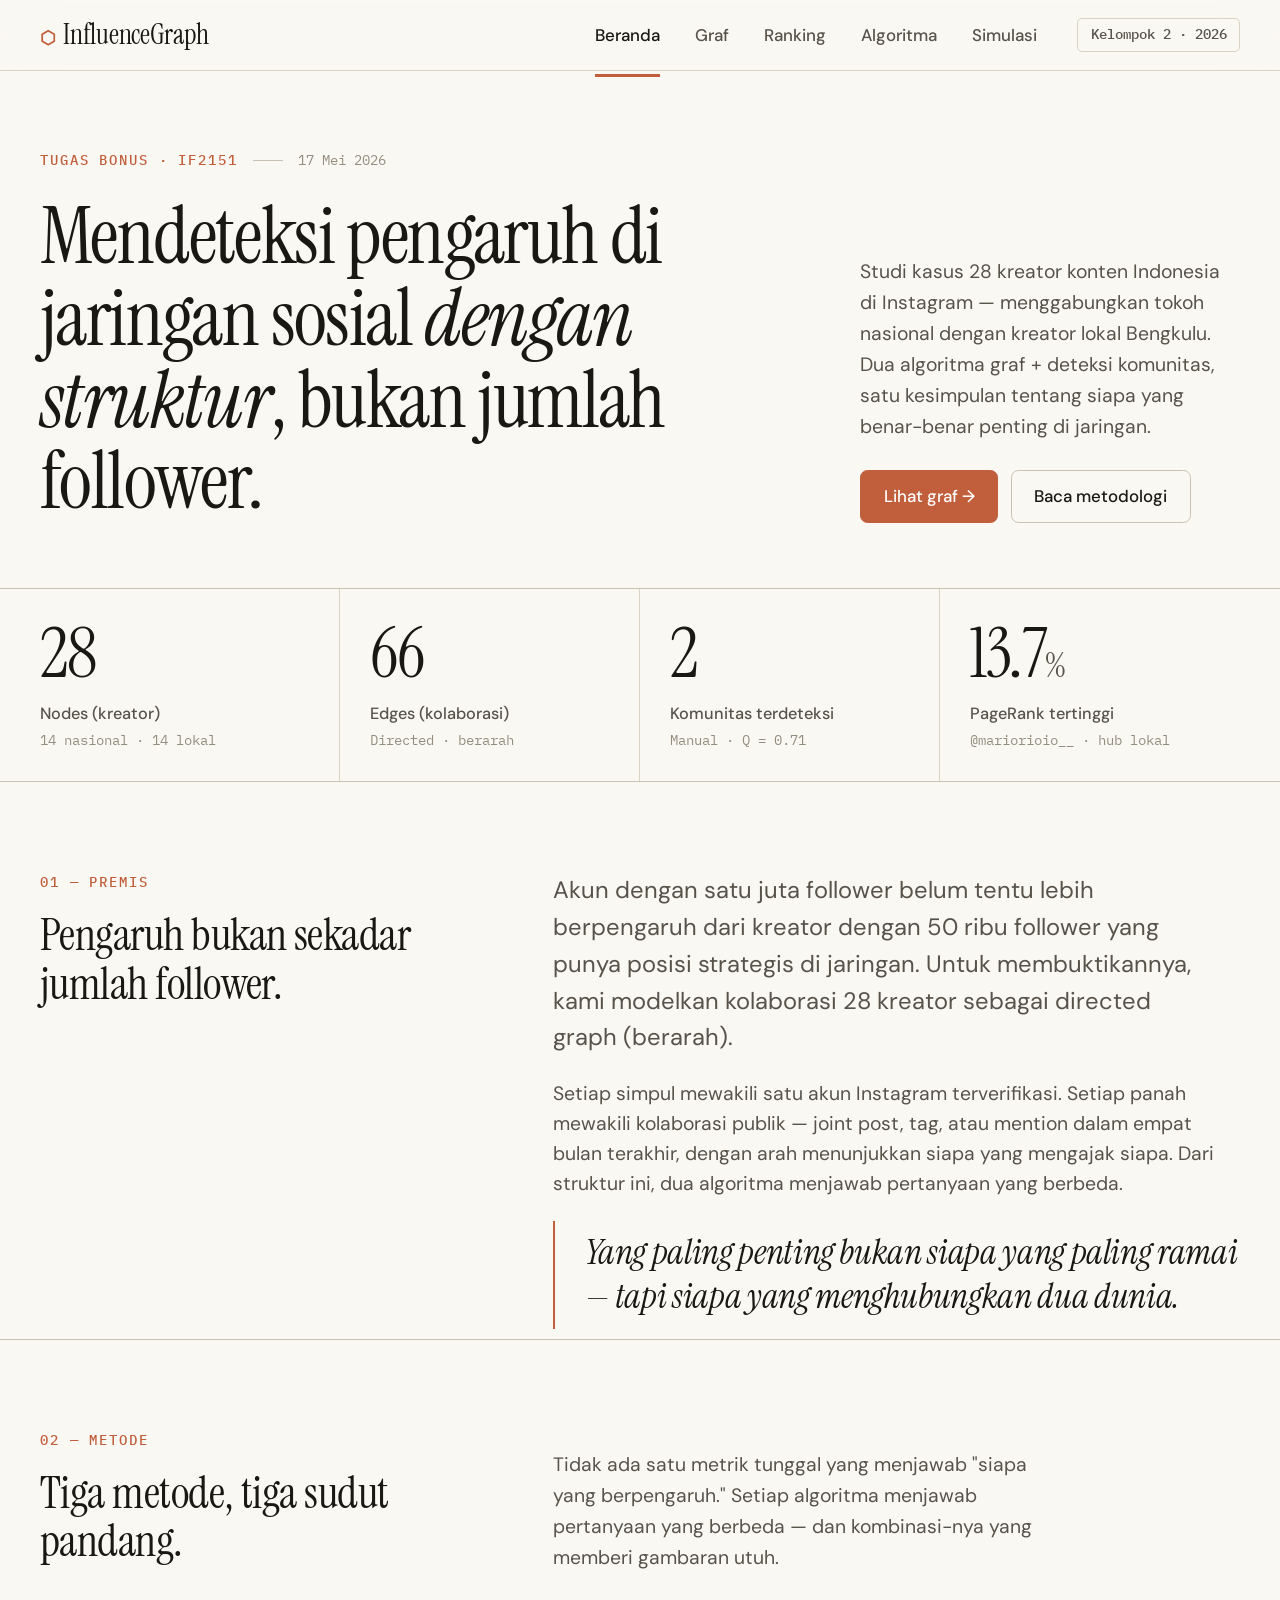
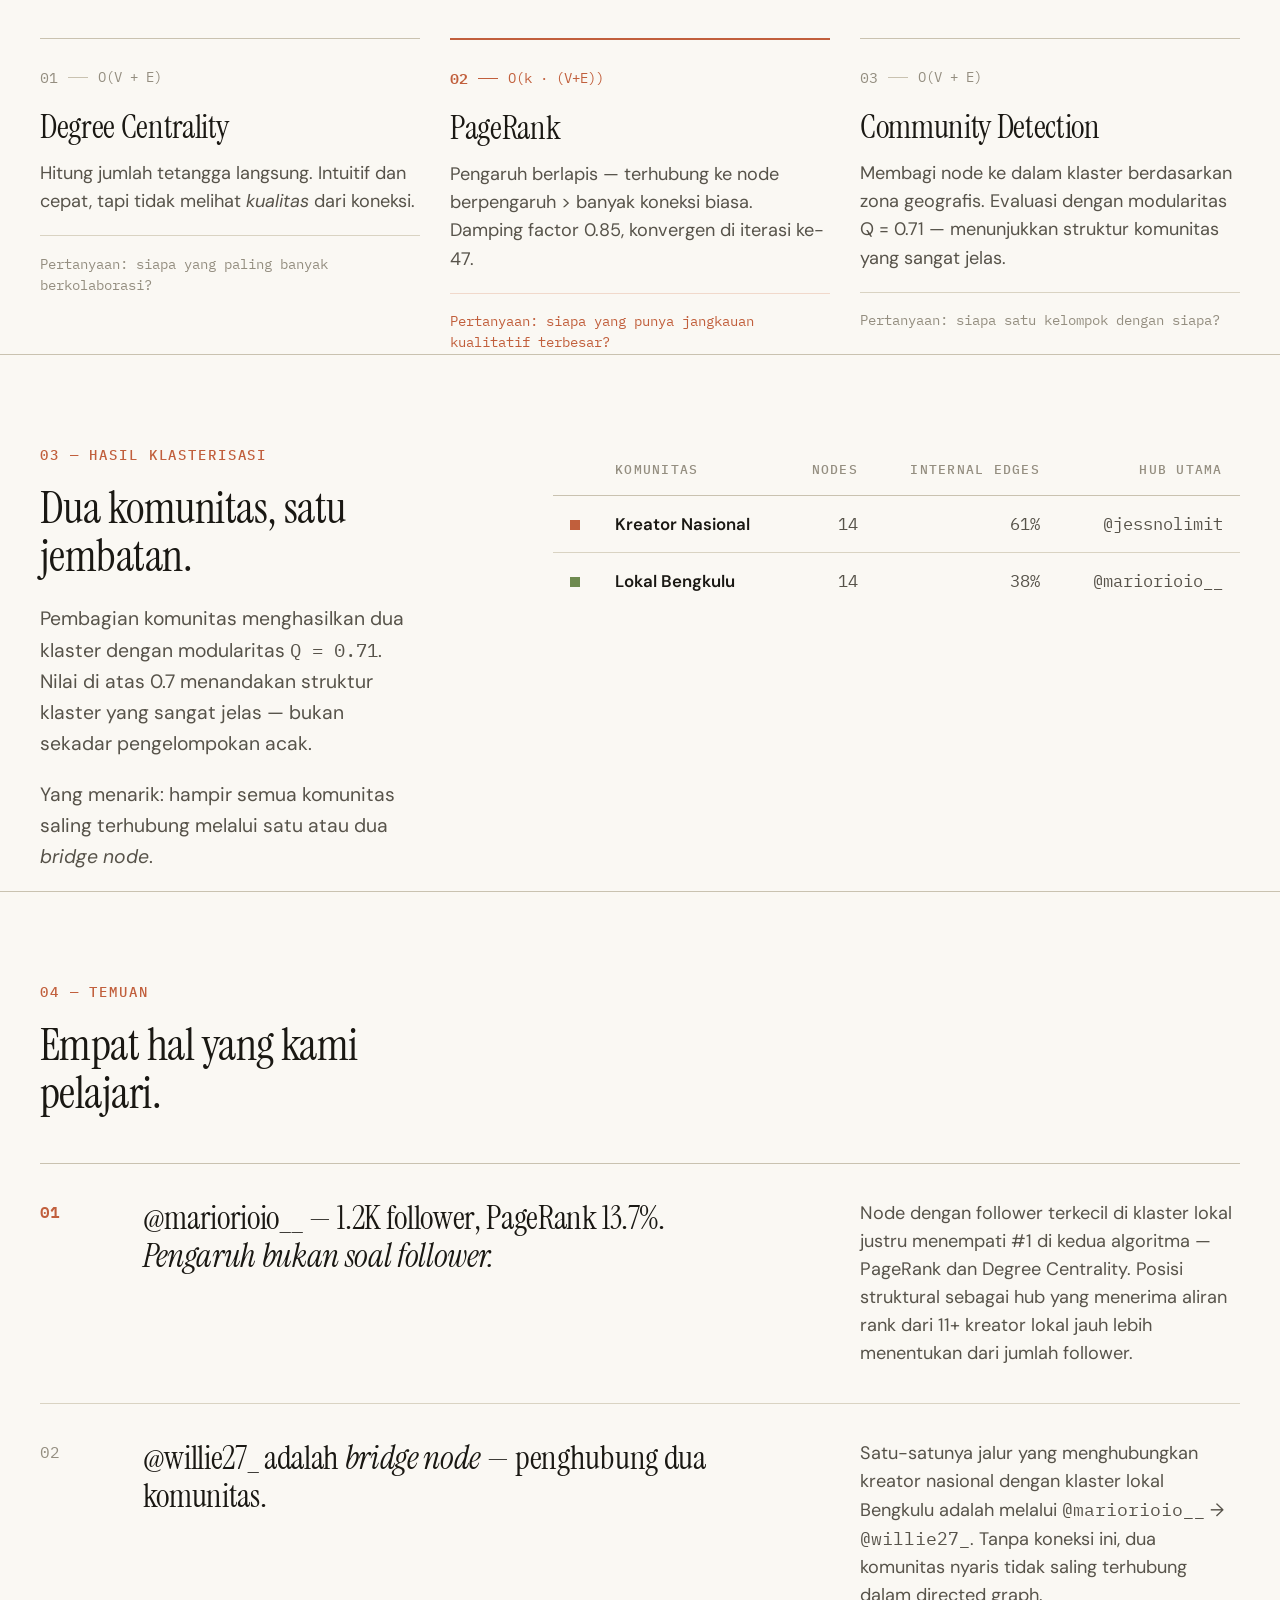
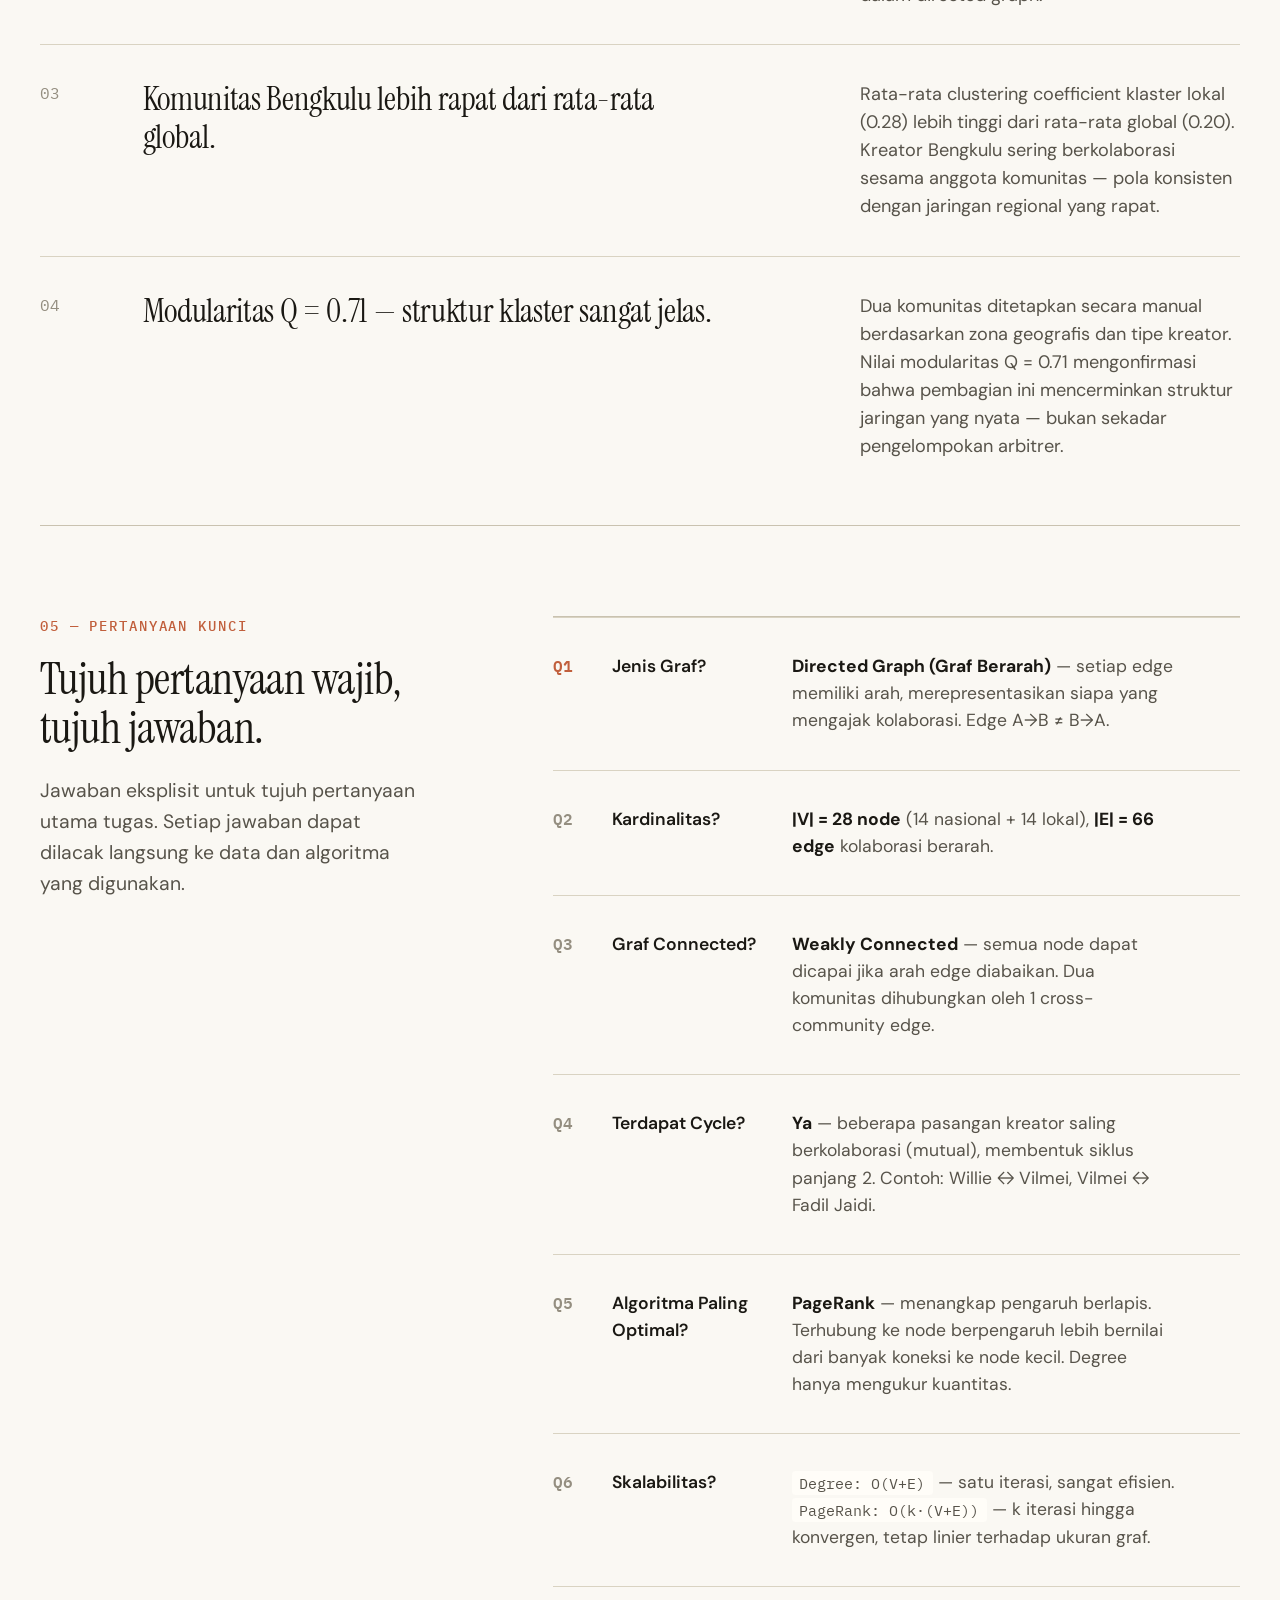
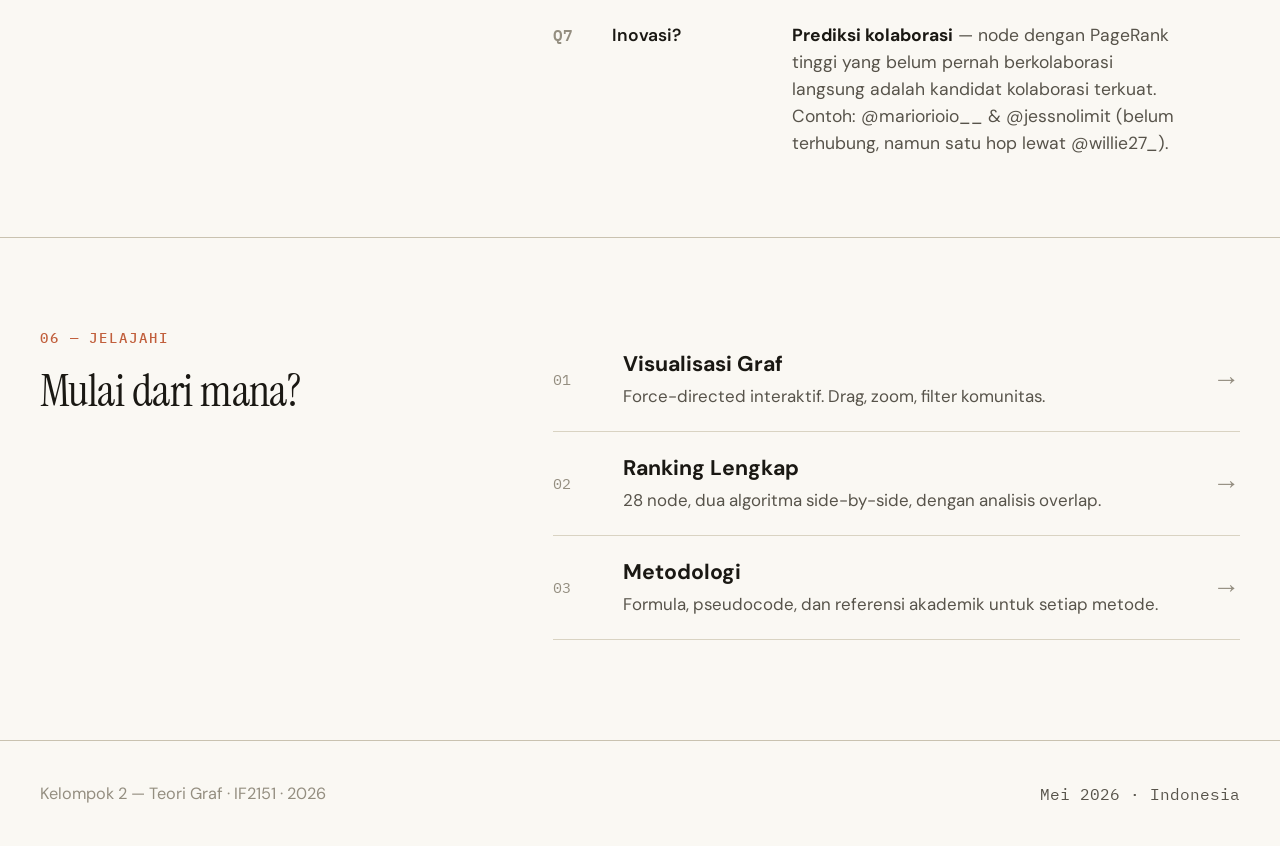
<file: index.html>
<!doctype html>
<html lang="id">
<head>
<meta charset="utf-8">
<meta name="viewport" content="width=device-width,initial-scale=1">
<script src="scale.js"></script>
<title>InfluenceGraph — Social Network Influence Detection</title>
<link rel="stylesheet" href="styles.css">
<style>
  /* Page-local */
  .finding-row {
    border-top: 1px solid var(--border);
    padding: 28px 0;
  }
  .finding-row.lead { border-top: 1px solid var(--rule); }
  .finding-h {
    font-family: 'Instrument Serif', serif;
    font-weight: 400; font-size: 26px;
    letter-spacing: -0.01em; line-height: 1.18;
    margin: 0 0 8px;
  }
  .algo-tile {
    border-top: 1px solid var(--rule);
    padding-top: 22px;
  }
  .algo-tile.is-primary { border-top: 2px solid var(--accent); }
  .algo-tile h3 {
    font-family: 'Instrument Serif', serif; font-weight: 400;
    font-size: 26px; letter-spacing: -0.01em; line-height: 1.15;
    margin: 0 0 10px;
  }
  .stat-cell {
    padding: 24px 0;
    border-right: 1px solid var(--border);
    padding-right: 24px;
  }
  .stat-cell + .stat-cell { padding-left: 24px; }
  .stat-cell:last-child { border-right: none; }
  @media (max-width: 860px) {
    .stat-cell { border-right: none; border-bottom: 1px solid var(--border); padding: 18px 0 !important; }
    .stat-cell:last-child { border-bottom: none; }
  }
</style>
</head>
<body>

<nav>
  <div class="nav-inner">
    <a href="index.html" class="nav-logo">
      <span class="nav-logo-icon">⬡</span>
      <span>InfluenceGraph</span>
    </a>
    <div class="nav-links">
      <a href="index.html" class="active">Beranda</a>
      <a href="graf.html">Graf</a>
      <a href="ranking.html">Ranking</a>
      <a href="algoritma.html">Algoritma</a>
      <a href="simulasi.html">Simulasi</a>
    </div>
    <div class="nav-badge">Kelompok 2 · 2026</div>
  </div>
</nav>

<main class="page">

  <!-- ============================================================
       MASTHEAD
       ============================================================ -->
  <section class="container" style="padding-top: 64px; padding-bottom: 52px;">
    <div class="grid-12" style="align-items: end;">
      <div class="s8">
        <div class="row" style="gap: 12px; margin-bottom: 20px;">
          <span class="eyebrow">Tugas Bonus · IF2151</span>
          <span style="width: 24px; height: 1px; background: var(--rule);"></span>
          <span class="mono" style="color: var(--text3); font-size: 11px;">17 Mei 2026</span>
        </div>

        <h1 class="display">
          Mendeteksi pengaruh di jaringan sosial <em>dengan struktur</em>, bukan jumlah follower.
        </h1>
      </div>
      <div class="s4">
        <p class="lede-sm">
          Studi kasus 28 kreator konten Indonesia di Instagram — menggabungkan tokoh nasional
          dengan kreator lokal Bengkulu. Dua algoritma graf + deteksi komunitas, satu kesimpulan tentang
          siapa yang benar-benar penting di jaringan.
        </p>
        <div class="row" style="gap: 10px; margin-top: 22px;">
          <a href="graf.html" class="btn-primary">Lihat graf →</a>
          <a href="algoritma.html" class="btn-secondary">Baca metodologi</a>
        </div>
      </div>
    </div>
  </section>

  <hr class="rule">

  <!-- ============================================================
       STATS
       ============================================================ -->
  <section class="container">
    <div class="grid-12" style="gap: 0;">
      <div class="s3 stat-cell" style="padding-left: 0;">
        <div class="stat-num">28</div>
        <div class="stat-label">Nodes (kreator)</div>
        <div class="stat-sub">14 nasional · 14 lokal</div>
      </div>
      <div class="s3 stat-cell">
        <div class="stat-num">66</div>
        <div class="stat-label">Edges (kolaborasi)</div>
        <div class="stat-sub">Directed · berarah</div>
      </div>
      <div class="s3 stat-cell">
        <div class="stat-num">2</div>
        <div class="stat-label">Komunitas terdeteksi</div>
        <div class="stat-sub">Manual · Q = 0.71</div>
      </div>
      <div class="s3 stat-cell">
        <div class="stat-num">13.7<span class="small">%</span></div>
        <div class="stat-label">PageRank tertinggi</div>
        <div class="stat-sub">@mariorioio__ · hub lokal</div>
      </div>
    </div>
  </section>

  <hr class="rule">

  <!-- ============================================================
       PREMIS — Two column editorial
       ============================================================ -->
  <section class="container section">
    <div class="grid-12">
      <div class="s4">
        <div class="eyebrow" style="margin-bottom: 14px;">01 — Premis</div>
        <h2 class="h2">Pengaruh bukan sekadar jumlah follower.</h2>
      </div>
      <div class="s7 start-6">
        <p class="lede" style="margin: 0 0 18px;">
          Akun dengan satu juta follower belum tentu lebih berpengaruh dari kreator dengan
          50 ribu follower yang punya posisi strategis di jaringan. Untuk membuktikannya,
          kami modelkan kolaborasi 28 kreator sebagai directed graph (berarah).
        </p>
        <p style="color: var(--text2); margin: 0 0 18px;">
          Setiap simpul mewakili satu akun Instagram terverifikasi. Setiap panah mewakili
          kolaborasi publik — joint post, tag, atau mention dalam empat bulan terakhir, dengan
          arah menunjukkan siapa yang mengajak siapa. Dari struktur ini, dua algoritma menjawab
          pertanyaan yang berbeda.
        </p>
        <blockquote class="pullquote">
          Yang paling penting bukan siapa yang paling ramai — tapi siapa yang <em>menghubungkan</em>
          dua dunia.
        </blockquote>
      </div>
    </div>
  </section>

  <hr class="rule">

  <!-- ============================================================
       THREE ALGORITHMS
       ============================================================ -->
  <section class="container section">
    <div class="grid-12" style="margin-bottom: 36px;">
      <div class="s4">
        <div class="eyebrow" style="margin-bottom: 14px;">02 — Metode</div>
        <h2 class="h2">Tiga metode, tiga sudut pandang.</h2>
      </div>
      <div class="s5 start-6">
        <p class="lede-sm">
          Tidak ada satu metrik tunggal yang menjawab "siapa yang berpengaruh."
          Setiap algoritma menjawab pertanyaan yang berbeda — dan kombinasi-nya yang
          memberi gambaran utuh.
        </p>
      </div>
    </div>

    <div class="grid-12">
      <article class="s4 algo-tile">
        <div class="row" style="margin-bottom: 16px; gap: 8px;">
          <span class="mono" style="color: var(--text3); font-size: 12px;">01</span>
          <span style="width: 16px; height: 1px; background: var(--rule);"></span>
          <span class="mono" style="color: var(--text3); font-size: 11px;">O(V + E)</span>
        </div>
        <h3>Degree Centrality</h3>
        <p style="color: var(--text2); margin: 0 0 16px; font-size: 14.5px;">
          Hitung jumlah tetangga langsung. Intuitif dan cepat, tapi tidak melihat <em>kualitas</em>
          dari koneksi.
        </p>
        <div style="font-family: 'IBM Plex Mono', monospace; font-size: 11px; color: var(--text3); padding-top: 14px; border-top: 1px solid var(--border);">
          Pertanyaan: siapa yang paling banyak berkolaborasi?
        </div>
      </article>

      <article class="s4 algo-tile is-primary">
        <div class="row" style="margin-bottom: 16px; gap: 8px;">
          <span class="mono" style="color: var(--accent); font-size: 12px; font-weight: 600;">02</span>
          <span style="width: 16px; height: 1px; background: var(--accent);"></span>
          <span class="mono" style="color: var(--accent); font-size: 11px;">O(k · (V+E))</span>
        </div>
        <h3>PageRank</h3>
        <p style="color: var(--text2); margin: 0 0 16px; font-size: 14.5px;">
          Pengaruh berlapis — terhubung ke node berpengaruh > banyak koneksi biasa. Damping
          factor 0.85, konvergen di iterasi ke-47.
        </p>
        <div style="font-family: 'IBM Plex Mono', monospace; font-size: 11px; color: var(--accent); padding-top: 14px; border-top: 1px solid var(--accent-soft);">
          Pertanyaan: siapa yang punya jangkauan kualitatif terbesar?
        </div>
      </article>

      <article class="s4 algo-tile">
        <div class="row" style="margin-bottom: 16px; gap: 8px;">
          <span class="mono" style="color: var(--text3); font-size: 12px;">03</span>
          <span style="width: 16px; height: 1px; background: var(--rule);"></span>
          <span class="mono" style="color: var(--text3); font-size: 11px;">O(V + E)</span>
        </div>
        <h3>Community Detection</h3>
        <p style="color: var(--text2); margin: 0 0 16px; font-size: 14.5px;">
          Membagi node ke dalam klaster berdasarkan zona geografis. Evaluasi dengan
          modularitas Q = 0.71 — menunjukkan struktur komunitas yang sangat jelas.
        </p>
        <div style="font-family: 'IBM Plex Mono', monospace; font-size: 11px; color: var(--text3); padding-top: 14px; border-top: 1px solid var(--border);">
          Pertanyaan: siapa satu kelompok dengan siapa?
        </div>
      </article>
    </div>
  </section>

  <hr class="rule">

  <!-- ============================================================
       COMMUNITIES TABLE
       ============================================================ -->
  <section class="container section">
    <div class="grid-12">
      <div class="s4">
        <div class="eyebrow" style="margin-bottom: 14px;">03 — Hasil klasterisasi</div>
        <h2 class="h2">Dua komunitas, satu jembatan.</h2>
        <p class="lede-sm" style="margin-top: 18px;">
          Pembagian komunitas menghasilkan dua klaster dengan modularitas <span class="mono">Q = 0.71</span>.
          Nilai di atas 0.7 menandakan struktur klaster yang sangat jelas — bukan sekadar pengelompokan
          acak.
        </p>
        <p class="lede-sm" style="margin-top: 14px;">
          Yang menarik: hampir semua komunitas saling terhubung melalui satu atau dua
          <em>bridge node</em>.
        </p>
      </div>

      <div class="s7 start-6">
        <table class="rank-table">
          <thead>
            <tr>
              <th style="width: 18px;"></th>
              <th>Komunitas</th>
              <th style="text-align: right;">Nodes</th>
              <th style="text-align: right;">Internal edges</th>
              <th style="text-align: right;">Hub utama</th>
            </tr>
          </thead>
          <tbody>
            <tr>
              <td><span class="dot-square" style="background: var(--com-nasional);"></span></td>
              <td><strong>Kreator Nasional</strong></td>
              <td class="mono" style="text-align: right;">14</td>
              <td class="mono" style="text-align: right;">61%</td>
              <td class="mono" style="text-align: right;">@jessnolimit</td>
            </tr>
            <tr>
              <td><span class="dot-square" style="background: var(--com-lokal);"></span></td>
              <td><strong>Lokal Bengkulu</strong></td>
              <td class="mono" style="text-align: right;">14</td>
              <td class="mono" style="text-align: right;">38%</td>
              <td class="mono" style="text-align: right;">@mariorioio__</td>
            </tr>
          </tbody>
        </table>
      </div>
    </div>
  </section>

  <hr class="rule">

  <!-- ============================================================
       FINDINGS
       ============================================================ -->
  <section class="container section">
    <div class="grid-12" style="margin-bottom: 36px;">
      <div class="s4">
        <div class="eyebrow" style="margin-bottom: 14px;">04 — Temuan</div>
        <h2 class="h2">Empat hal yang kami pelajari.</h2>
      </div>
    </div>

    <div class="finding-row lead grid-12">
      <div class="s1"><div class="mono" style="font-size: 13px; color: var(--accent); font-weight: 600;">01</div></div>
      <div class="s6 start-2">
        <h3 class="finding-h">
          @mariorioio__ — 1.2K follower, PageRank 13.7%. <em>Pengaruh bukan soal follower.</em>
        </h3>
      </div>
      <div class="s4 start-9">
        <p style="color: var(--text2); margin: 0; font-size: 14.5px;">
          Node dengan follower terkecil di klaster lokal justru menempati #1 di kedua algoritma —
          PageRank dan Degree Centrality. Posisi struktural sebagai hub yang menerima aliran rank dari
          11+ kreator lokal jauh lebih menentukan dari jumlah follower.
        </p>
      </div>
    </div>

    <div class="finding-row grid-12">
      <div class="s1"><div class="mono" style="font-size: 13px; color: var(--text3);">02</div></div>
      <div class="s6 start-2">
        <h3 class="finding-h">
          @willie27_ adalah <em>bridge node</em> — penghubung dua komunitas.
        </h3>
      </div>
      <div class="s4 start-9">
        <p style="color: var(--text2); margin: 0; font-size: 14.5px;">
          Satu-satunya jalur yang menghubungkan kreator nasional dengan klaster lokal Bengkulu
          adalah melalui <span class="mono">@mariorioio__</span> → <span class="mono">@willie27_</span>.
          Tanpa koneksi ini, dua komunitas nyaris tidak saling terhubung dalam directed graph.
        </p>
      </div>
    </div>

    <div class="finding-row grid-12">
      <div class="s1"><div class="mono" style="font-size: 13px; color: var(--text3);">03</div></div>
      <div class="s6 start-2">
        <h3 class="finding-h">
          Komunitas Bengkulu lebih rapat dari rata-rata global.
        </h3>
      </div>
      <div class="s4 start-9">
        <p style="color: var(--text2); margin: 0; font-size: 14.5px;">
          Rata-rata clustering coefficient klaster lokal (0.28) lebih tinggi dari rata-rata
          global (0.20). Kreator Bengkulu sering berkolaborasi sesama anggota komunitas —
          pola konsisten dengan jaringan regional yang rapat.
        </p>
      </div>
    </div>

    <div class="finding-row grid-12">
      <div class="s1"><div class="mono" style="font-size: 13px; color: var(--text3);">04</div></div>
      <div class="s6 start-2">
        <h3 class="finding-h">
          Modularitas Q = 0.71 — struktur klaster sangat jelas.
        </h3>
      </div>
      <div class="s4 start-9">
        <p style="color: var(--text2); margin: 0; font-size: 14.5px;">
          Dua komunitas ditetapkan secara manual berdasarkan zona geografis dan tipe kreator.
          Nilai modularitas Q = 0.71 mengonfirmasi bahwa pembagian ini mencerminkan
          struktur jaringan yang nyata — bukan sekadar pengelompokan arbitrer.
        </p>
      </div>
    </div>

    <hr class="rule" style="margin-top: 24px;">
  </section>

  <!-- ============================================================
       7 MANDATORY QUESTIONS
       ============================================================ -->
  <section class="container section">
    <div class="grid-12" style="margin-bottom: 36px;">
      <div class="s4">
        <div class="eyebrow" style="margin-bottom: 14px;">05 — Pertanyaan Kunci</div>
        <h2 class="h2">Tujuh pertanyaan wajib, tujuh jawaban.</h2>
        <p class="lede-sm" style="margin-top: 18px;">
          Jawaban eksplisit untuk tujuh pertanyaan utama tugas. Setiap jawaban dapat
          dilacak langsung ke data dan algoritma yang digunakan.
        </p>
      </div>
      <div class="s7 start-6">
        <div style="border-top: 1px solid var(--rule);">

          <div class="finding-row grid-12">
            <div class="s1"><div class="mono" style="font-size:13px; color:var(--accent); font-weight:600;">Q1</div></div>
            <div class="s3 start-2"><p style="margin:0; font-weight:600; color:var(--text); font-size:14px;">Jenis Graf?</p></div>
            <div class="s7 start-5"><p style="color:var(--text2);margin:0;font-size:14px;"><strong style="color:var(--text);">Directed Graph (Graf Berarah)</strong> — setiap edge memiliki arah, merepresentasikan siapa yang mengajak kolaborasi. Edge A→B ≠ B→A.</p></div>
          </div>

          <div class="finding-row grid-12">
            <div class="s1"><div class="mono" style="font-size:13px; color:var(--text3); font-weight:600;">Q2</div></div>
            <div class="s3 start-2"><p style="margin:0; font-weight:600; color:var(--text); font-size:14px;">Kardinalitas?</p></div>
            <div class="s7 start-5"><p style="color:var(--text2);margin:0;font-size:14px;"><strong style="color:var(--text);">|V| = 28 node</strong> (14 nasional + 14 lokal), <strong style="color:var(--text);">|E| = 66 edge</strong> kolaborasi berarah.</p></div>
          </div>

          <div class="finding-row grid-12">
            <div class="s1"><div class="mono" style="font-size:13px; color:var(--text3); font-weight:600;">Q3</div></div>
            <div class="s3 start-2"><p style="margin:0; font-weight:600; color:var(--text); font-size:14px;">Graf Connected?</p></div>
            <div class="s7 start-5"><p style="color:var(--text2);margin:0;font-size:14px;"><strong style="color:var(--text);">Weakly Connected</strong> — semua node dapat dicapai jika arah edge diabaikan. Dua komunitas dihubungkan oleh 1 cross-community edge.</p></div>
          </div>

          <div class="finding-row grid-12">
            <div class="s1"><div class="mono" style="font-size:13px; color:var(--text3); font-weight:600;">Q4</div></div>
            <div class="s3 start-2"><p style="margin:0; font-weight:600; color:var(--text); font-size:14px;">Terdapat Cycle?</p></div>
            <div class="s7 start-5"><p style="color:var(--text2);margin:0;font-size:14px;"><strong style="color:var(--text);">Ya</strong> — beberapa pasangan kreator saling berkolaborasi (mutual), membentuk siklus panjang 2. Contoh: Willie ↔ Vilmei, Vilmei ↔ Fadil Jaidi.</p></div>
          </div>

          <div class="finding-row grid-12">
            <div class="s1"><div class="mono" style="font-size:13px; color:var(--text3); font-weight:600;">Q5</div></div>
            <div class="s3 start-2"><p style="margin:0; font-weight:600; color:var(--text); font-size:14px;">Algoritma Paling Optimal?</p></div>
            <div class="s7 start-5"><p style="color:var(--text2);margin:0;font-size:14px;"><strong style="color:var(--text);">PageRank</strong> — menangkap pengaruh berlapis. Terhubung ke node berpengaruh lebih bernilai dari banyak koneksi ke node kecil. Degree hanya mengukur kuantitas.</p></div>
          </div>

          <div class="finding-row grid-12">
            <div class="s1"><div class="mono" style="font-size:13px; color:var(--text3); font-weight:600;">Q6</div></div>
            <div class="s3 start-2"><p style="margin:0; font-weight:600; color:var(--text); font-size:14px;">Skalabilitas?</p></div>
            <div class="s7 start-5"><p style="color:var(--text2);margin:0;font-size:14px;"><span class="mono" style="background:var(--bg2);padding:2px 6px;border-radius:3px;font-size:12px;">Degree: O(V+E)</span> — satu iterasi, sangat efisien. <span class="mono" style="background:var(--bg2);padding:2px 6px;border-radius:3px;font-size:12px;">PageRank: O(k·(V+E))</span> — k iterasi hingga konvergen, tetap linier terhadap ukuran graf.</p></div>
          </div>

          <div class="finding-row grid-12">
            <div class="s1"><div class="mono" style="font-size:13px; color:var(--text3); font-weight:600;">Q7</div></div>
            <div class="s3 start-2"><p style="margin:0; font-weight:600; color:var(--text); font-size:14px;">Inovasi?</p></div>
            <div class="s7 start-5"><p style="color:var(--text2);margin:0;font-size:14px;"><strong style="color:var(--text);">Prediksi kolaborasi</strong> — node dengan PageRank tinggi yang belum pernah berkolaborasi langsung adalah kandidat kolaborasi terkuat. Contoh: @mariorioio__ &amp; @jessnolimit (belum terhubung, namun satu hop lewat @willie27_).</p></div>
          </div>

        </div>
      </div>
    </div>
  </section>

  <hr class="rule">

  <!-- ============================================================
       EXPLORE LINK LIST
       ============================================================ -->
  <section class="container section">
    <div class="grid-12">
      <div class="s4">
        <div class="eyebrow" style="margin-bottom: 14px;">06 — Jelajahi</div>
        <h2 class="h2">Mulai dari mana?</h2>
      </div>
      <div class="s7 start-6 link-list">
        <a href="graf.html">
          <span class="mono" style="color: var(--text3); width: 40px; font-size: 12px;">01</span>
          <span>
            <strong style="display:block; font-size: 17px;">Visualisasi Graf</strong>
            <span style="color: var(--text2); font-size: 13.5px;">Force-directed interaktif. Drag, zoom, filter komunitas.</span>
          </span>
          <span class="arrow">→</span>
        </a>
        <a href="ranking.html">
          <span class="mono" style="color: var(--text3); width: 40px; font-size: 12px;">02</span>
          <span>
            <strong style="display:block; font-size: 17px;">Ranking Lengkap</strong>
            <span style="color: var(--text2); font-size: 13.5px;">28 node, dua algoritma side-by-side, dengan analisis overlap.</span>
          </span>
          <span class="arrow">→</span>
        </a>
        <a href="algoritma.html">
          <span class="mono" style="color: var(--text3); width: 40px; font-size: 12px;">03</span>
          <span>
            <strong style="display:block; font-size: 17px;">Metodologi</strong>
            <span style="color: var(--text2); font-size: 13.5px;">Formula, pseudocode, dan referensi akademik untuk setiap metode.</span>
          </span>
          <span class="arrow">→</span>
        </a>
      </div>
    </div>
  </section>

</main>

<footer>
  <div class="container">
    <div>Kelompok 2 — Teori Graf · IF2151 · 2026</div>
    <div class="mono">Mei 2026 · Indonesia</div>
  </div>
</footer>

</body>
</html>
</file>
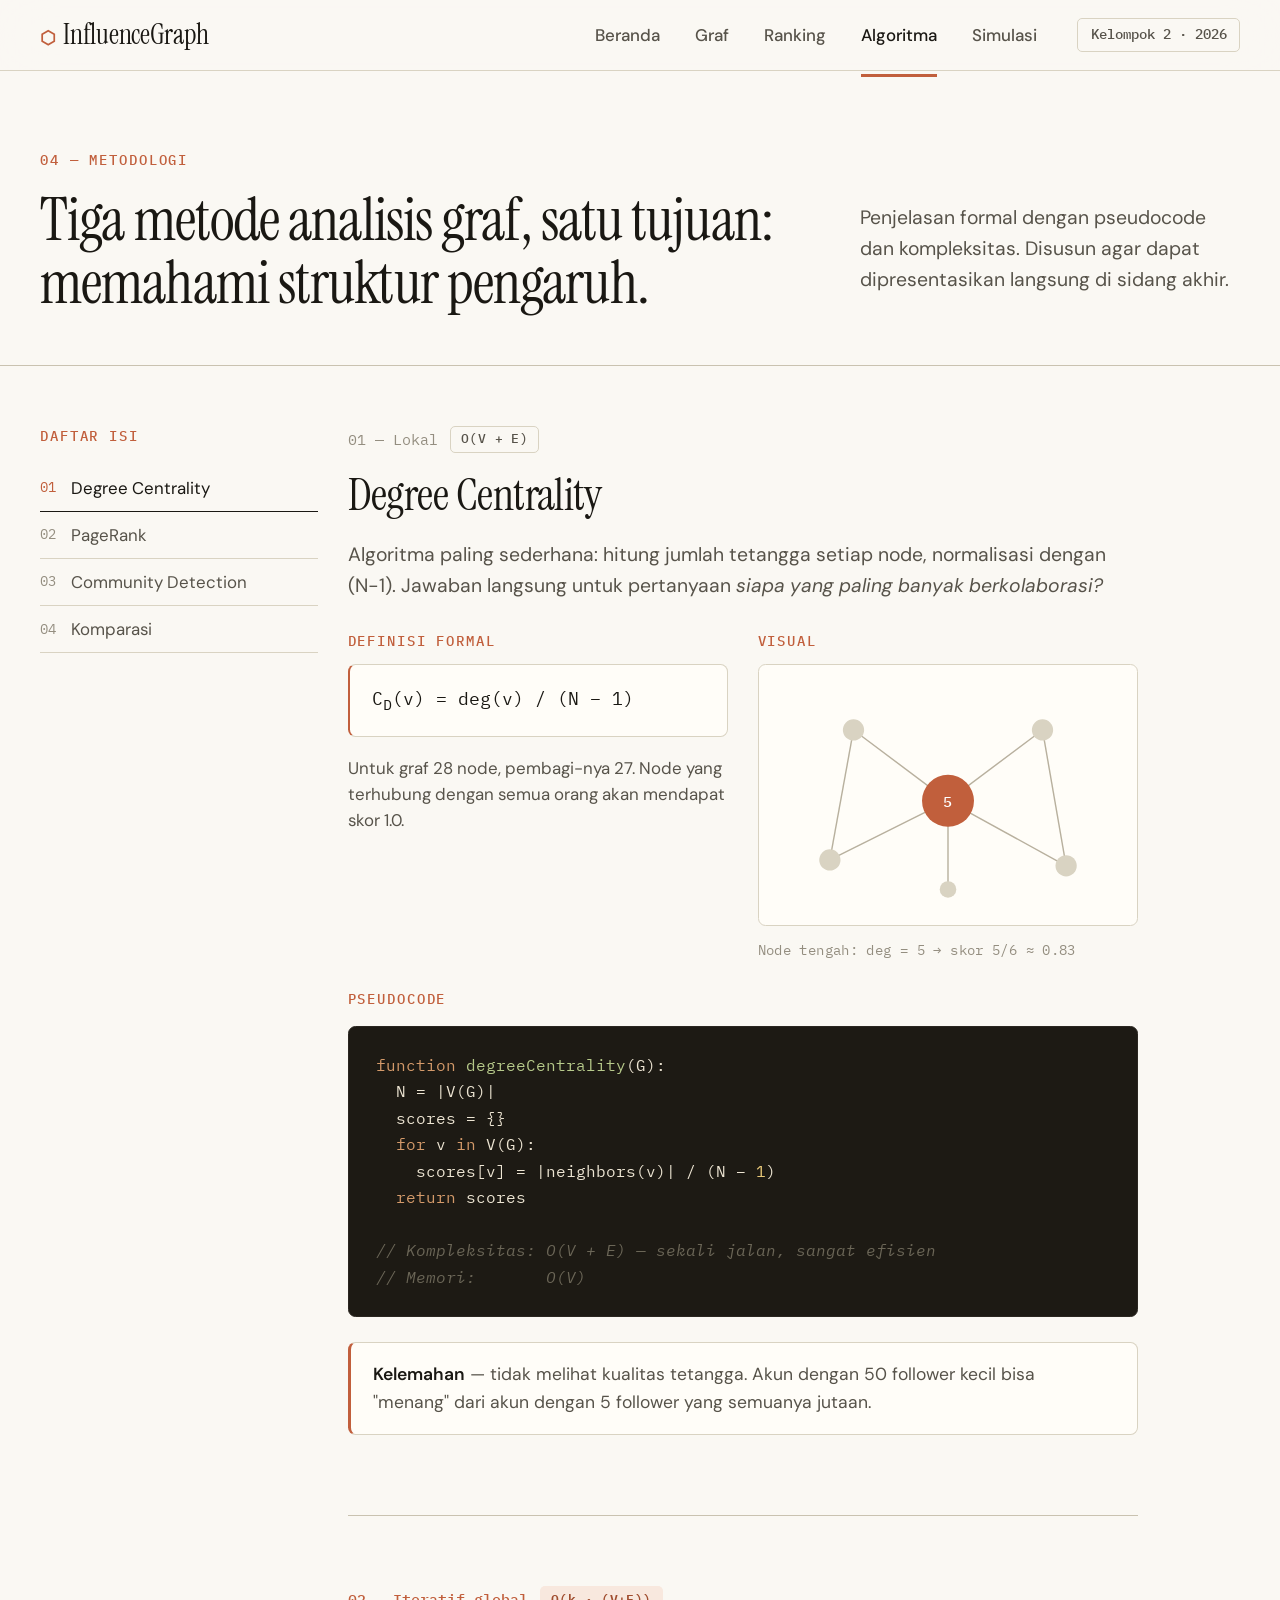
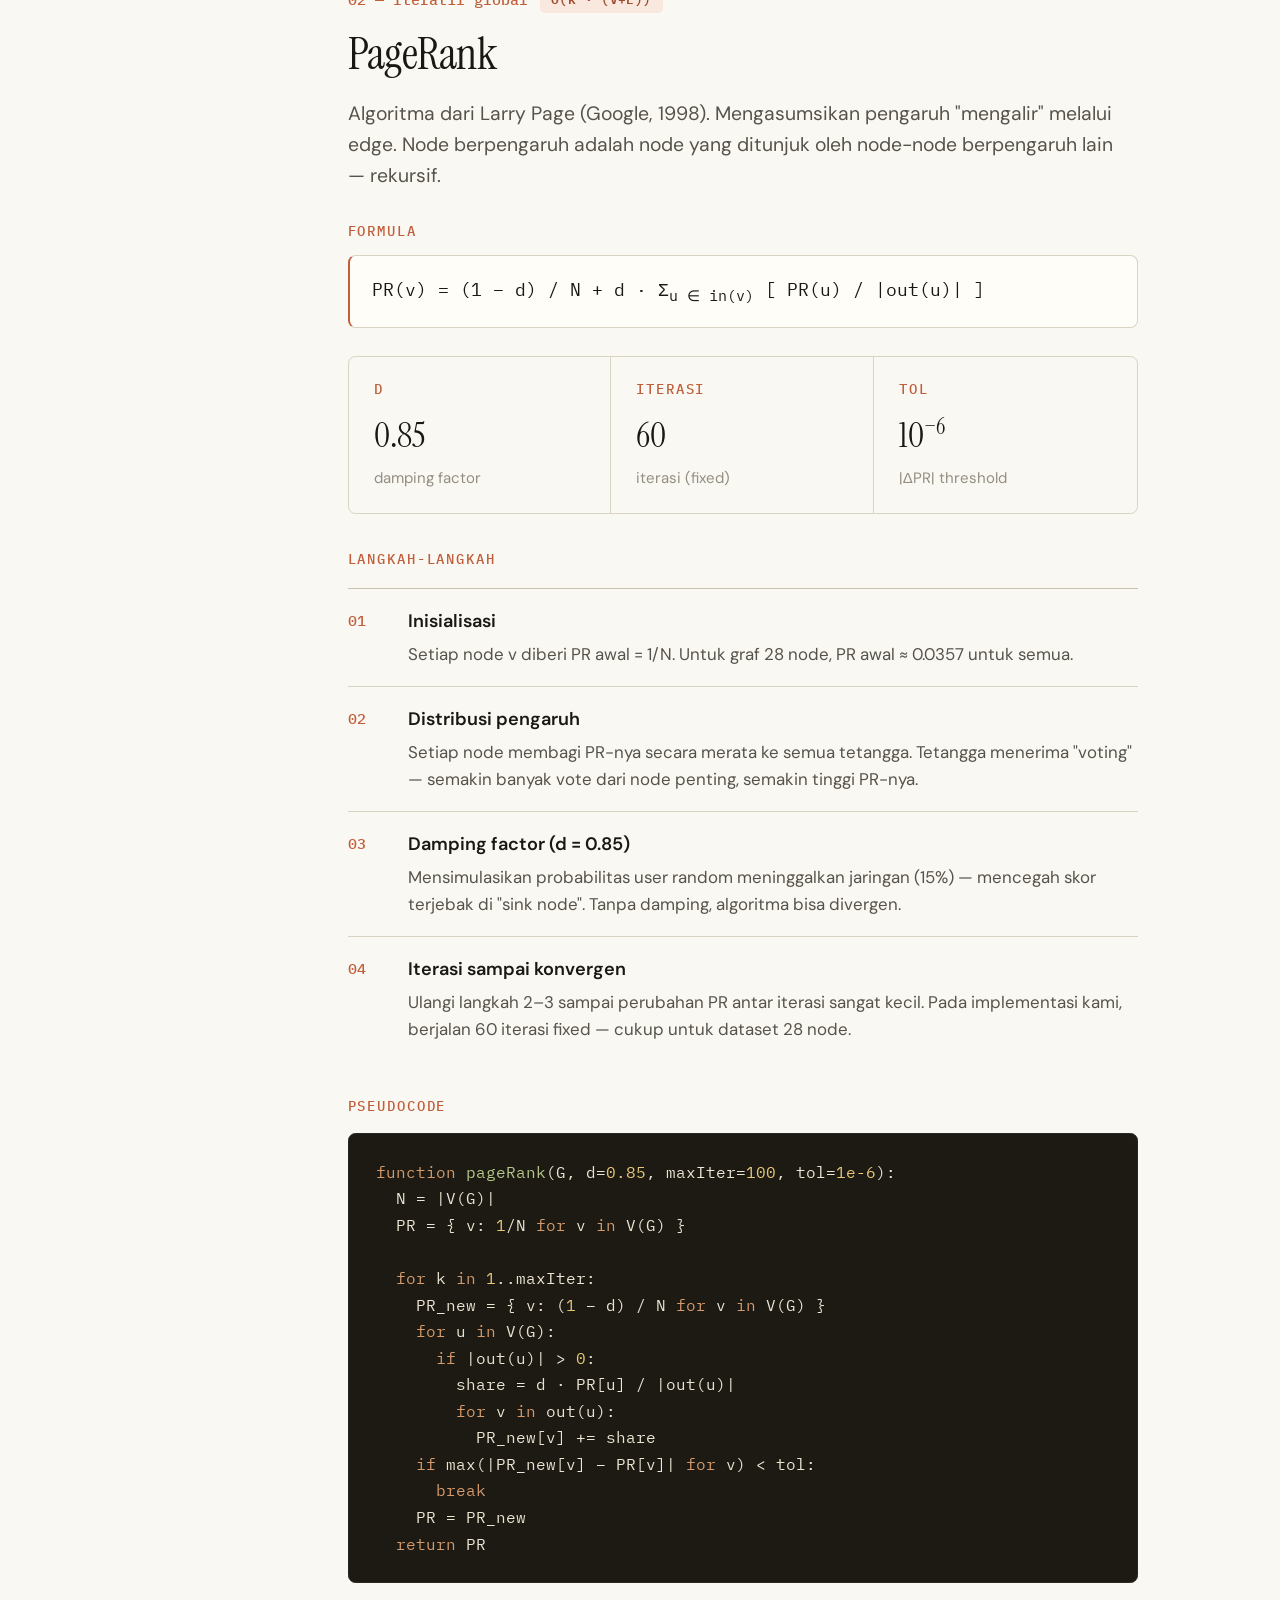
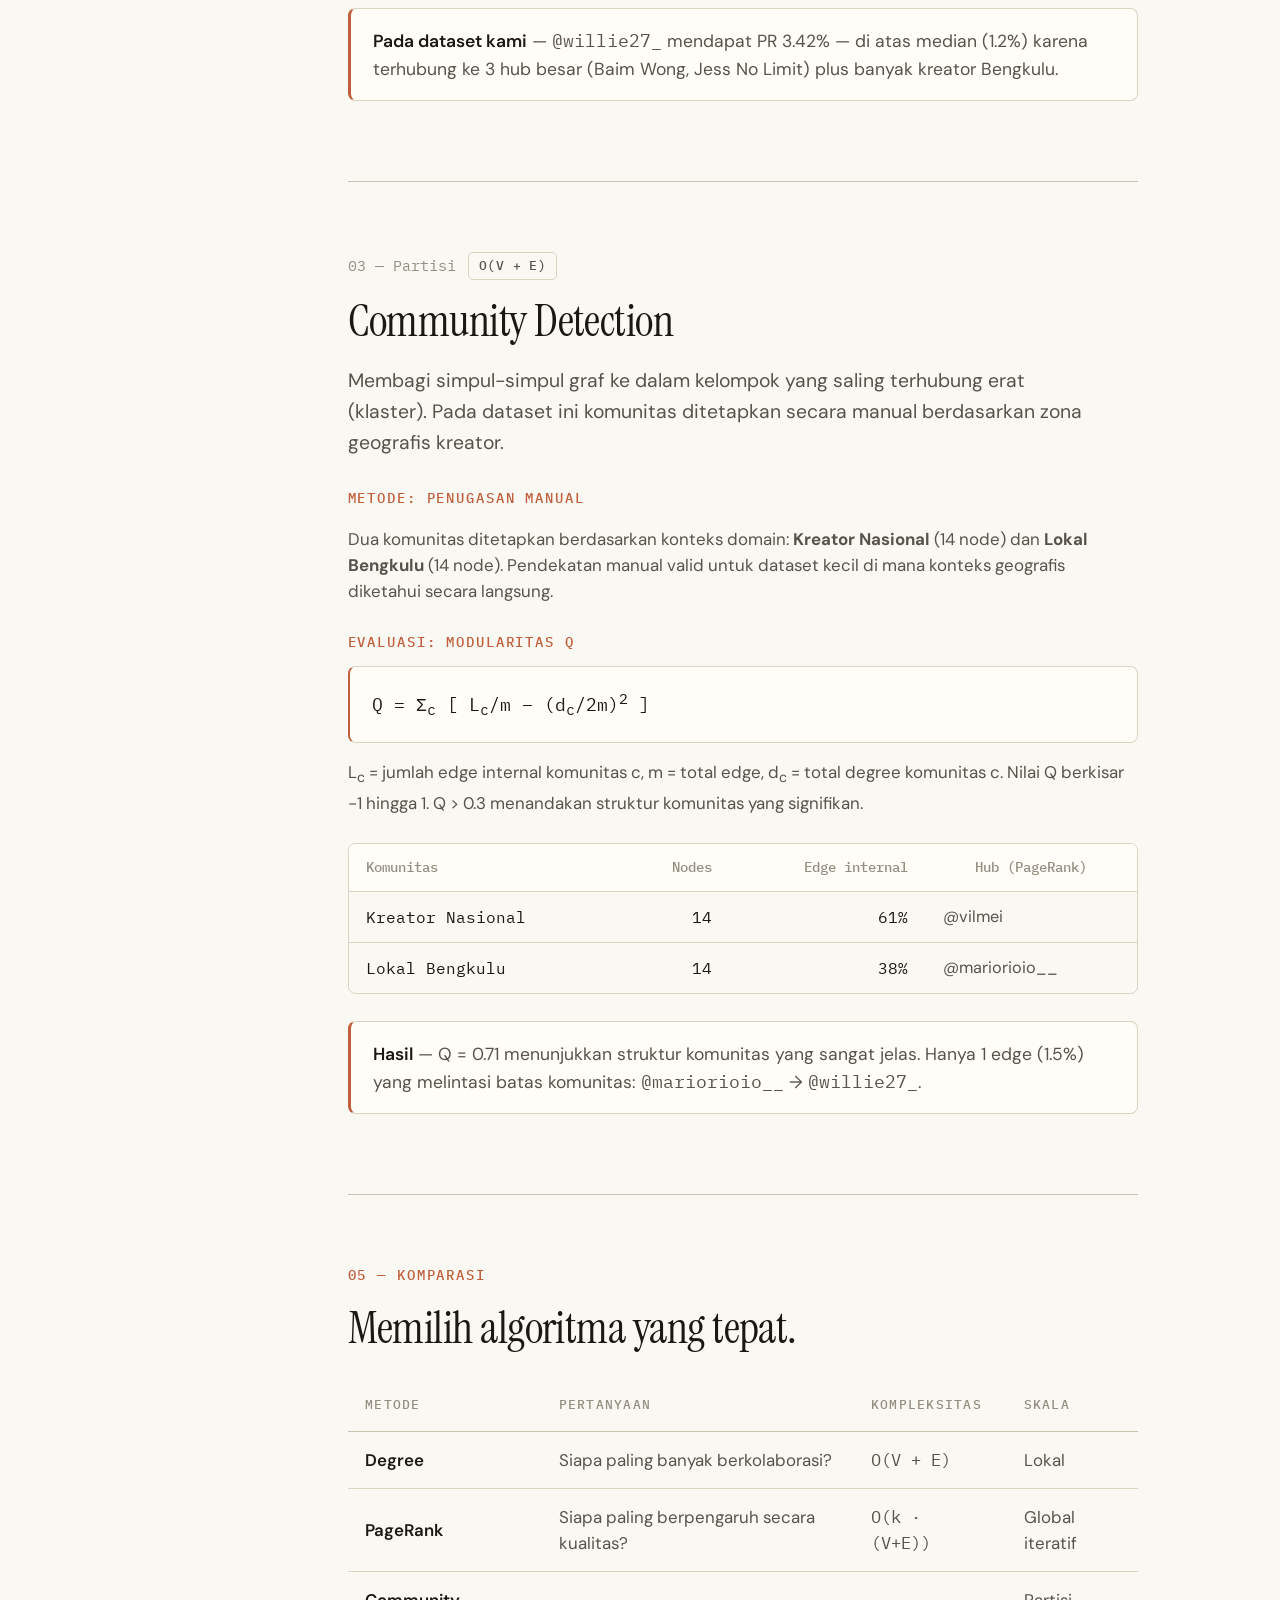
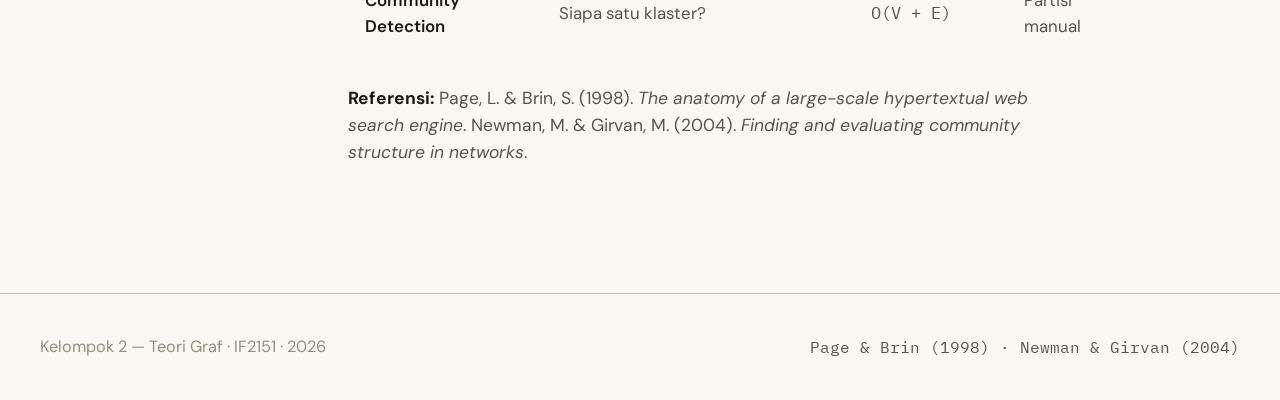
<file: algoritma.html>
<!doctype html>
<html lang="id">
<head>
<meta charset="utf-8">
<meta name="viewport" content="width=device-width,initial-scale=1">
<script src="scale.js"></script>
<title>Algoritma — InfluenceGraph</title>
<link rel="stylesheet" href="styles.css">
<style>
  .code {
    background: #1d1a14; color: #ede5d3;
    font-family: 'IBM Plex Mono', monospace;
    font-size: 12.5px; line-height: 1.7;
    border-radius: var(--radius-sm);
    padding: 20px 22px; overflow-x: auto;
    border: 1px solid #2a2620;
  }
  .code .kw { color: #d49a6a; }
  .code .fn { color: #b6c98a; }
  .code .num { color: #e8c878; }
  .code .str { color: #a8c4a2; }
  .code .cm { color: #6b6657; font-style: italic; }

  .formula {
    font-family: 'IBM Plex Mono', monospace; font-size: 14px;
    background: var(--bg2); padding: 16px 18px;
    border: 1px solid var(--border);
    border-left: 2px solid var(--accent);
    border-radius: var(--radius-sm); color: var(--text);
    line-height: 1.6;
  }

  .mini-graph { background: var(--bg2); border: 1px solid var(--border); border-radius: var(--radius-sm); }

  .algo-toc {
    position: sticky; top: 80px;
    display: flex; flex-direction: column;
  }
  .algo-toc .eyebrow { margin-bottom: 14px; }
  .algo-toc a {
    padding: 8px 0;
    font-size: 13.5px; color: var(--text2);
    text-decoration: none; transition: color .15s, border-color .15s;
    border-bottom: 1px solid var(--border);
    display: flex; align-items: center; gap: 12px;
  }
  .algo-toc a:hover { color: var(--text); text-decoration: none; }
  .algo-toc a.active { color: var(--text); border-bottom-color: var(--text); }
  .algo-toc a .n { font-family: 'IBM Plex Mono', monospace; color: var(--text3); font-size: 11px; }
  .algo-toc a.active .n { color: var(--accent); }

  article.section-block { padding-bottom: 8px; }
  article.section-block + article.section-block { border-top: 1px solid var(--rule); padding-top: 56px; margin-top: 56px; }

  .step-row {
    display: grid; grid-template-columns: 32px 1fr;
    gap: 16px; align-items: start;
    padding: 14px 0; border-bottom: 1px solid var(--border);
  }
  .step-row:last-child { border-bottom: none; }
  .step-num {
    font-family: 'IBM Plex Mono', monospace;
    font-size: 12px; font-weight: 500;
    color: var(--accent); padding-top: 2px;
  }
  .step-body strong { color: var(--text); font-size: 14.5px; font-weight: 600; }
  .step-body p { margin: 4px 0 0; color: var(--text2); font-size: 13.5px; line-height: 1.6; }

  @media (max-width: 860px) {
    .algo-toc { position: static; margin-bottom: 32px; }
  }
</style>
</head>
<body>

<nav>
  <div class="nav-inner">
    <a href="index.html" class="nav-logo">
      <span class="nav-logo-icon">⬡</span>
      <span>InfluenceGraph</span>
    </a>
    <div class="nav-links">
      <a href="index.html">Beranda</a>
      <a href="graf.html">Graf</a>
      <a href="ranking.html">Ranking</a>
      <a href="algoritma.html" class="active">Algoritma</a>
      <a href="simulasi.html">Simulasi</a>
    </div>
    <div class="nav-badge">Kelompok 2 · 2026</div>
  </div>
</nav>

<main class="page">

  <!-- Masthead -->
  <section class="container" style="padding-top: 64px; padding-bottom: 40px;">
    <div class="grid-12" style="align-items: end;">
      <div class="s8">
        <div class="eyebrow" style="margin-bottom: 14px;">04 — Metodologi</div>
        <h1 class="h1">Tiga metode analisis graf, satu tujuan: memahami struktur pengaruh.</h1>
      </div>
      <div class="s4">
        <p class="lede-sm">
          Penjelasan formal dengan pseudocode dan kompleksitas. Disusun agar dapat
          dipresentasikan langsung di sidang akhir.
        </p>
      </div>
    </div>
  </section>

  <hr class="rule">

  <section class="container" style="padding-top: 48px;">
    <div class="grid-12">

      <!-- TOC -->
      <div class="s3 algo-toc">
        <div class="eyebrow">Daftar Isi</div>
        <a href="#degree" class="active"><span class="n">01</span><span>Degree Centrality</span></a>
        <a href="#pagerank"><span class="n">02</span><span>PageRank</span></a>
        <a href="#community"><span class="n">03</span><span>Community Detection</span></a>
        <a href="#comparison"><span class="n">04</span><span>Komparasi</span></a>
      </div>

      <!-- CONTENT -->
      <div class="s8 start-5">

        <!-- ========== DEGREE ========== -->
        <article id="degree" class="section-block">
          <div class="row" style="gap:10px; margin-bottom: 14px;">
            <span class="mono" style="color: var(--text3); font-size: 12px;">01 — Lokal</span>
            <span class="tag tag-mono">O(V + E)</span>
          </div>
          <h2 class="h2" style="margin-bottom: 14px;">Degree Centrality</h2>
          <p class="lede-sm" style="margin-bottom: 24px;">
            Algoritma paling sederhana: hitung jumlah tetangga setiap node, normalisasi dengan (N−1).
            Jawaban langsung untuk pertanyaan <em>siapa yang paling banyak berkolaborasi?</em>
          </p>

          <div class="grid grid-2" style="margin-bottom: 22px;">
            <div>
              <div class="eyebrow" style="margin-bottom: 10px;">Definisi formal</div>
              <div class="formula">C<sub>D</sub>(v) = deg(v) / (N − 1)</div>
              <p style="font-size:13.5px; color:var(--text2); margin: 14px 0 0;">
              Untuk graf 28 node, pembagi-nya 27. Node yang terhubung dengan semua orang akan
                mendapat skor 1.0.
              </p>
            </div>
            <div>
              <div class="eyebrow" style="margin-bottom: 10px;">Visual</div>
              <svg viewBox="0 0 320 220" class="mini-graph" style="width:100%; display:block;">
                <line x1="160" y1="115" x2="80" y2="55" stroke="#b8b09e" stroke-width="1.2"/>
                <line x1="160" y1="115" x2="240" y2="55" stroke="#b8b09e" stroke-width="1.2"/>
                <line x1="160" y1="115" x2="60" y2="165" stroke="#b8b09e" stroke-width="1.2"/>
                <line x1="160" y1="115" x2="160" y2="190" stroke="#b8b09e" stroke-width="1.2"/>
                <line x1="160" y1="115" x2="260" y2="170" stroke="#b8b09e" stroke-width="1.2"/>
                <line x1="80" y1="55" x2="60" y2="165" stroke="#b8b09e" stroke-width="1.2"/>
                <line x1="240" y1="55" x2="260" y2="170" stroke="#b8b09e" stroke-width="1.2"/>
                <circle cx="160" cy="115" r="22" fill="#c15f3c"/>
                <text x="160" y="120" text-anchor="middle" fill="#fff" font-family="IBM Plex Mono" font-size="13" font-weight="500">5</text>
                <circle cx="80" cy="55" r="9" fill="#d9d3c2"/>
                <circle cx="240" cy="55" r="9" fill="#d9d3c2"/>
                <circle cx="60" cy="165" r="9" fill="#d9d3c2"/>
                <circle cx="160" cy="190" r="7" fill="#d9d3c2"/>
                <circle cx="260" cy="170" r="9" fill="#d9d3c2"/>
              </svg>
              <p style="font-size: 11.5px; color: var(--text3); margin: 10px 0 0; font-family: 'IBM Plex Mono', monospace; letter-spacing: .3px;">
                Node tengah: deg = 5 → skor 5/6 ≈ 0.83
              </p>
            </div>
          </div>

          <div class="eyebrow" style="margin-bottom: 10px;">Pseudocode</div>
          <pre class="code"><span class="kw">function</span> <span class="fn">degreeCentrality</span>(G):
  N = |V(G)|
  scores = {}
  <span class="kw">for</span> v <span class="kw">in</span> V(G):
    scores[v] = |neighbors(v)| / (N − <span class="num">1</span>)
  <span class="kw">return</span> scores

<span class="cm">// Kompleksitas: O(V + E) — sekali jalan, sangat efisien</span>
<span class="cm">// Memori:       O(V)</span></pre>

          <div class="callout" style="margin-top: 20px;">
            <strong>Kelemahan</strong> — tidak melihat kualitas tetangga. Akun dengan 50 follower kecil
            bisa "menang" dari akun dengan 5 follower yang semuanya jutaan.
          </div>
        </article>

        <!-- ========== PAGERANK ========== -->
        <article id="pagerank" class="section-block">
          <div class="row" style="gap:10px; margin-bottom: 14px;">
            <span class="mono" style="color: var(--accent); font-size: 12px; font-weight: 500;">02 — Iteratif global</span>
            <span class="tag tag-mono tag-accent">O(k · (V+E))</span>
          </div>
          <h2 class="h2" style="margin-bottom: 14px;">PageRank</h2>
          <p class="lede-sm" style="margin-bottom: 24px;">
            Algoritma dari Larry Page (Google, 1998). Mengasumsikan pengaruh "mengalir" melalui edge.
            Node berpengaruh adalah node yang ditunjuk oleh node-node berpengaruh lain — rekursif.
          </p>

          <div class="eyebrow" style="margin-bottom: 10px;">Formula</div>
          <div class="formula" style="margin-bottom: 22px;">
            PR(v) = (1 − d) / N + d · Σ<sub>u ∈ in(v)</sub> [ PR(u) / |out(u)| ]
          </div>

          <div class="grid-12" style="gap: 0; margin-bottom: 28px; border: 1px solid var(--border); border-radius: var(--radius-sm);">
            <div class="s4" style="padding: 18px 20px; border-right: 1px solid var(--border);">
              <div class="eyebrow" style="margin-bottom: 6px;">d</div>
              <div style="font-family: 'Instrument Serif', serif; font-size: 28px; color: var(--text);">0.85</div>
              <div style="font-size: 12px; color: var(--text3); margin-top: 4px;">damping factor</div>
            </div>
            <div class="s4" style="padding: 18px 20px; border-right: 1px solid var(--border);">
              <div class="eyebrow" style="margin-bottom: 6px;">Iterasi</div>
              <div style="font-family: 'Instrument Serif', serif; font-size: 28px; color: var(--text);">60</div>
              <div style="font-size: 12px; color: var(--text3); margin-top: 4px;">iterasi (fixed)</div>
            </div>
            <div class="s4" style="padding: 18px 20px;">
              <div class="eyebrow" style="margin-bottom: 6px;">Tol</div>
              <div style="font-family: 'Instrument Serif', serif; font-size: 28px; color: var(--text);">10<sup style="font-size: 18px;">−6</sup></div>
              <div style="font-size: 12px; color: var(--text3); margin-top: 4px;">|ΔPR| threshold</div>
            </div>
          </div>

          <div class="eyebrow" style="margin-bottom: 14px;">Langkah-langkah</div>
          <div style="border-top: 1px solid var(--rule);">
            <div class="step-row">
              <div class="step-num">01</div>
              <div class="step-body">
                <strong>Inisialisasi</strong>
                <p>Setiap node v diberi PR awal = 1/N. Untuk graf 28 node, PR awal ≈ 0.0357 untuk semua.</p>
              </div>
            </div>
            <div class="step-row">
              <div class="step-num">02</div>
              <div class="step-body">
                <strong>Distribusi pengaruh</strong>
                <p>Setiap node membagi PR-nya secara merata ke semua tetangga. Tetangga menerima "voting" — semakin banyak vote dari node penting, semakin tinggi PR-nya.</p>
              </div>
            </div>
            <div class="step-row">
              <div class="step-num">03</div>
              <div class="step-body">
                <strong>Damping factor (d = 0.85)</strong>
                <p>Mensimulasikan probabilitas user random meninggalkan jaringan (15%) — mencegah skor terjebak di "sink node". Tanpa damping, algoritma bisa divergen.</p>
              </div>
            </div>
            <div class="step-row">
              <div class="step-num">04</div>
              <div class="step-body">
                <strong>Iterasi sampai konvergen</strong>
                <p>Ulangi langkah 2–3 sampai perubahan PR antar iterasi sangat kecil. Pada implementasi kami, berjalan 60 iterasi fixed — cukup untuk dataset 28 node.</p>
              </div>
            </div>
          </div>

          <div class="eyebrow" style="margin: 28px 0 10px;">Pseudocode</div>
          <pre class="code"><span class="kw">function</span> <span class="fn">pageRank</span>(G, d=<span class="num">0.85</span>, maxIter=<span class="num">100</span>, tol=<span class="num">1e-6</span>):
  N = |V(G)|
  PR = { v: <span class="num">1</span>/N <span class="kw">for</span> v <span class="kw">in</span> V(G) }

  <span class="kw">for</span> k <span class="kw">in</span> <span class="num">1</span>..maxIter:
    PR_new = { v: (<span class="num">1</span> − d) / N <span class="kw">for</span> v <span class="kw">in</span> V(G) }
    <span class="kw">for</span> u <span class="kw">in</span> V(G):
      <span class="kw">if</span> |out(u)| > <span class="num">0</span>:
        share = d · PR[u] / |out(u)|
        <span class="kw">for</span> v <span class="kw">in</span> out(u):
          PR_new[v] += share
    <span class="kw">if</span> max(|PR_new[v] − PR[v]| <span class="kw">for</span> v) &lt; tol:
      <span class="kw">break</span>
    PR = PR_new
  <span class="kw">return</span> PR</pre>

          <div class="callout" style="margin-top: 20px;">
            <strong>Pada dataset kami</strong> — <span class="mono">@willie27_</span> mendapat PR 3.42% — di atas
            median (1.2%) karena terhubung ke 3 hub besar (Baim Wong, Jess No Limit) plus banyak kreator Bengkulu.
          </div>
        </article>

        <!-- ========== COMMUNITY DETECTION ========== -->
        <article id="community" class="section-block">
          <div class="row" style="gap:10px; margin-bottom: 14px;">
            <span class="mono" style="color: var(--text3); font-size: 12px;">03 — Partisi</span>
            <span class="tag tag-mono">O(V + E)</span>
          </div>
          <h2 class="h2" style="margin-bottom: 14px;">Community Detection</h2>
          <p class="lede-sm" style="margin-bottom: 24px;">
            Membagi simpul-simpul graf ke dalam kelompok yang saling terhubung erat (klaster).
            Pada dataset ini komunitas ditetapkan secara manual berdasarkan zona geografis kreator.
          </p>

          <div class="eyebrow" style="margin-bottom: 10px;">Metode: Penugasan Manual</div>
          <p style="font-size: 13.5px; color: var(--text2); margin-bottom: 22px;">
            Dua komunitas ditetapkan berdasarkan konteks domain: <strong>Kreator Nasional</strong>
            (14 node) dan <strong>Lokal Bengkulu</strong> (14 node). Pendekatan manual valid untuk
            dataset kecil di mana konteks geografis diketahui secara langsung.
          </p>

          <div class="eyebrow" style="margin-bottom: 10px;">Evaluasi: Modularitas Q</div>
          <div class="formula" style="margin-bottom: 10px;">
            Q = Σ<sub>c</sub> [ L<sub>c</sub>/m − (d<sub>c</sub>/2m)<sup>2</sup> ]
          </div>
          <p style="font-size: 13.5px; color: var(--text2); margin-bottom: 22px;">
            L<sub>c</sub> = jumlah edge internal komunitas c, m = total edge, d<sub>c</sub> = total degree komunitas c.
            Nilai Q berkisar −1 hingga 1. Q > 0.3 menandakan struktur komunitas yang signifikan.
          </p>

          <div style="border: 1px solid var(--border); border-radius: var(--radius-sm); overflow: hidden; margin-bottom: 22px;">
            <table style="width:100%; border-collapse: collapse; font-size: 13px;">
              <thead>
                <tr style="background: var(--bg2);">
                  <th style="padding: 10px 14px; text-align:left; font-family:'IBM Plex Mono',monospace; font-size:11px; color:var(--text3); font-weight:500;">Komunitas</th>
                  <th style="padding: 10px 14px; text-align:right; font-family:'IBM Plex Mono',monospace; font-size:11px; color:var(--text3); font-weight:500;">Nodes</th>
                  <th style="padding: 10px 14px; text-align:right; font-family:'IBM Plex Mono',monospace; font-size:11px; color:var(--text3); font-weight:500;">Edge internal</th>
                  <th style="padding: 10px 14px; font-family:'IBM Plex Mono',monospace; font-size:11px; color:var(--text3); font-weight:500;">Hub (PageRank)</th>
                </tr>
              </thead>
              <tbody>
                <tr style="border-top:1px solid var(--border);">
                  <td style="padding:10px 14px;" class="mono">Kreator Nasional</td>
                  <td style="padding:10px 14px; text-align:right;" class="mono">14</td>
                  <td style="padding:10px 14px; text-align:right;" class="mono">61%</td>
                  <td style="padding:10px 14px; color:var(--text2); font-size:13px;">@vilmei</td>
                </tr>
                <tr style="border-top:1px solid var(--border);">
                  <td style="padding:10px 14px;" class="mono">Lokal Bengkulu</td>
                  <td style="padding:10px 14px; text-align:right;" class="mono">14</td>
                  <td style="padding:10px 14px; text-align:right;" class="mono">38%</td>
                  <td style="padding:10px 14px; color:var(--text2); font-size:13px;">@mariorioio__</td>
                </tr>
              </tbody>
            </table>
          </div>

          <div class="callout">
            <strong>Hasil</strong> — Q = 0.71 menunjukkan struktur komunitas yang sangat jelas.
            Hanya 1 edge (1.5%) yang melintasi batas komunitas: <span class="mono">@mariorioio__</span>
            → <span class="mono">@willie27_</span>.
          </div>
        </article>

        <!-- ========== KOMPARASI ========== -->
        <article id="comparison" class="section-block">
          <div class="eyebrow" style="margin-bottom: 14px;">05 — Komparasi</div>
          <h2 class="h2" style="margin-bottom: 22px;">Memilih algoritma yang tepat.</h2>

          <table class="rank-table">
            <thead>
              <tr>
                <th>Metode</th>
                <th>Pertanyaan</th>
                <th>Kompleksitas</th>
                <th>Skala</th>
              </tr>
            </thead>
            <tbody>
              <tr>
                <td><strong>Degree</strong></td>
                <td>Siapa paling banyak berkolaborasi?</td>
                <td class="mono">O(V + E)</td>
                <td>Lokal</td>
              </tr>
              <tr>
                <td><strong>PageRank</strong></td>
                <td>Siapa paling berpengaruh secara kualitas?</td>
                <td class="mono">O(k · (V+E))</td>
                <td>Global iteratif</td>
              </tr>
              <tr>
                <td><strong>Community Detection</strong></td>
                <td>Siapa satu klaster?</td>
                <td class="mono">O(V + E)</td>
                <td>Partisi manual</td>
              </tr>
            </tbody>
          </table>

          <p style="margin-top: 24px; color: var(--text2); font-size: 14px; max-width: 60ch;">
            <strong style="color: var(--text);">Referensi:</strong>
            Page, L. &amp; Brin, S. (1998). <em>The anatomy of a large-scale hypertextual web search engine</em>.
            Newman, M. &amp; Girvan, M. (2004). <em>Finding and evaluating community structure in networks</em>.
          </p>
        </article>

      </div>
    </div>
  </section>

</main>

<footer>
  <div class="container">
    <div>Kelompok 2 — Teori Graf · IF2151 · 2026</div>
    <div class="mono">Page &amp; Brin (1998) · Newman &amp; Girvan (2004)</div>
  </div>
</footer>

<script>
  const links = document.querySelectorAll('.algo-toc a');
  const sections = [...document.querySelectorAll('article[id]')];
  function onScroll() {
    let active = sections[0]?.id;
    const y = window.scrollY + 120;
    sections.forEach(s => { if (s.offsetTop <= y) active = s.id; });
    links.forEach(a => a.classList.toggle('active', a.getAttribute('href') === '#' + active));
  }
  window.addEventListener('scroll', onScroll, { passive: true });
  links.forEach(a => a.addEventListener('click', (e) => {
    e.preventDefault();
    const target = document.getElementById(a.getAttribute('href').slice(1));
    if (!target) return;
    const y = target.getBoundingClientRect().top + window.scrollY - 80;
    window.scrollTo({ top: y, behavior: 'smooth' });
  }));
</script>

</body>
</html>
</file>
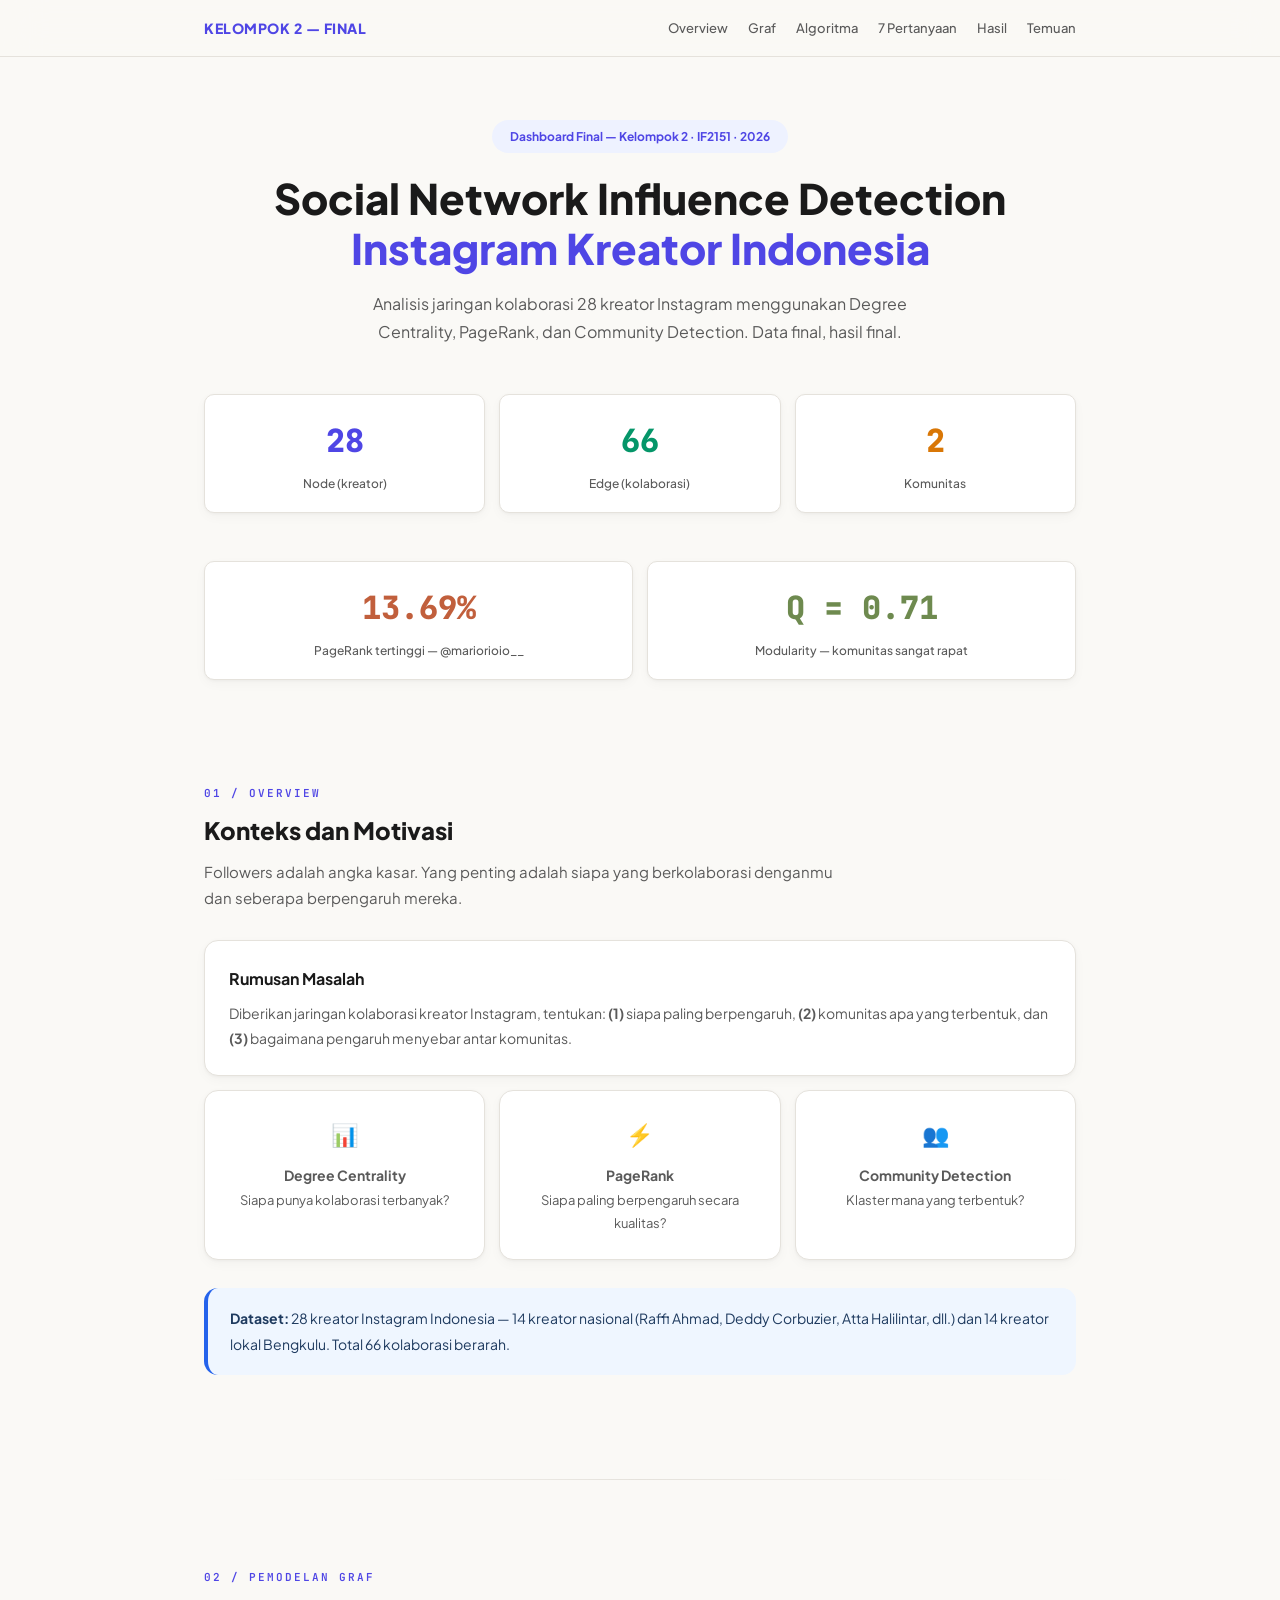
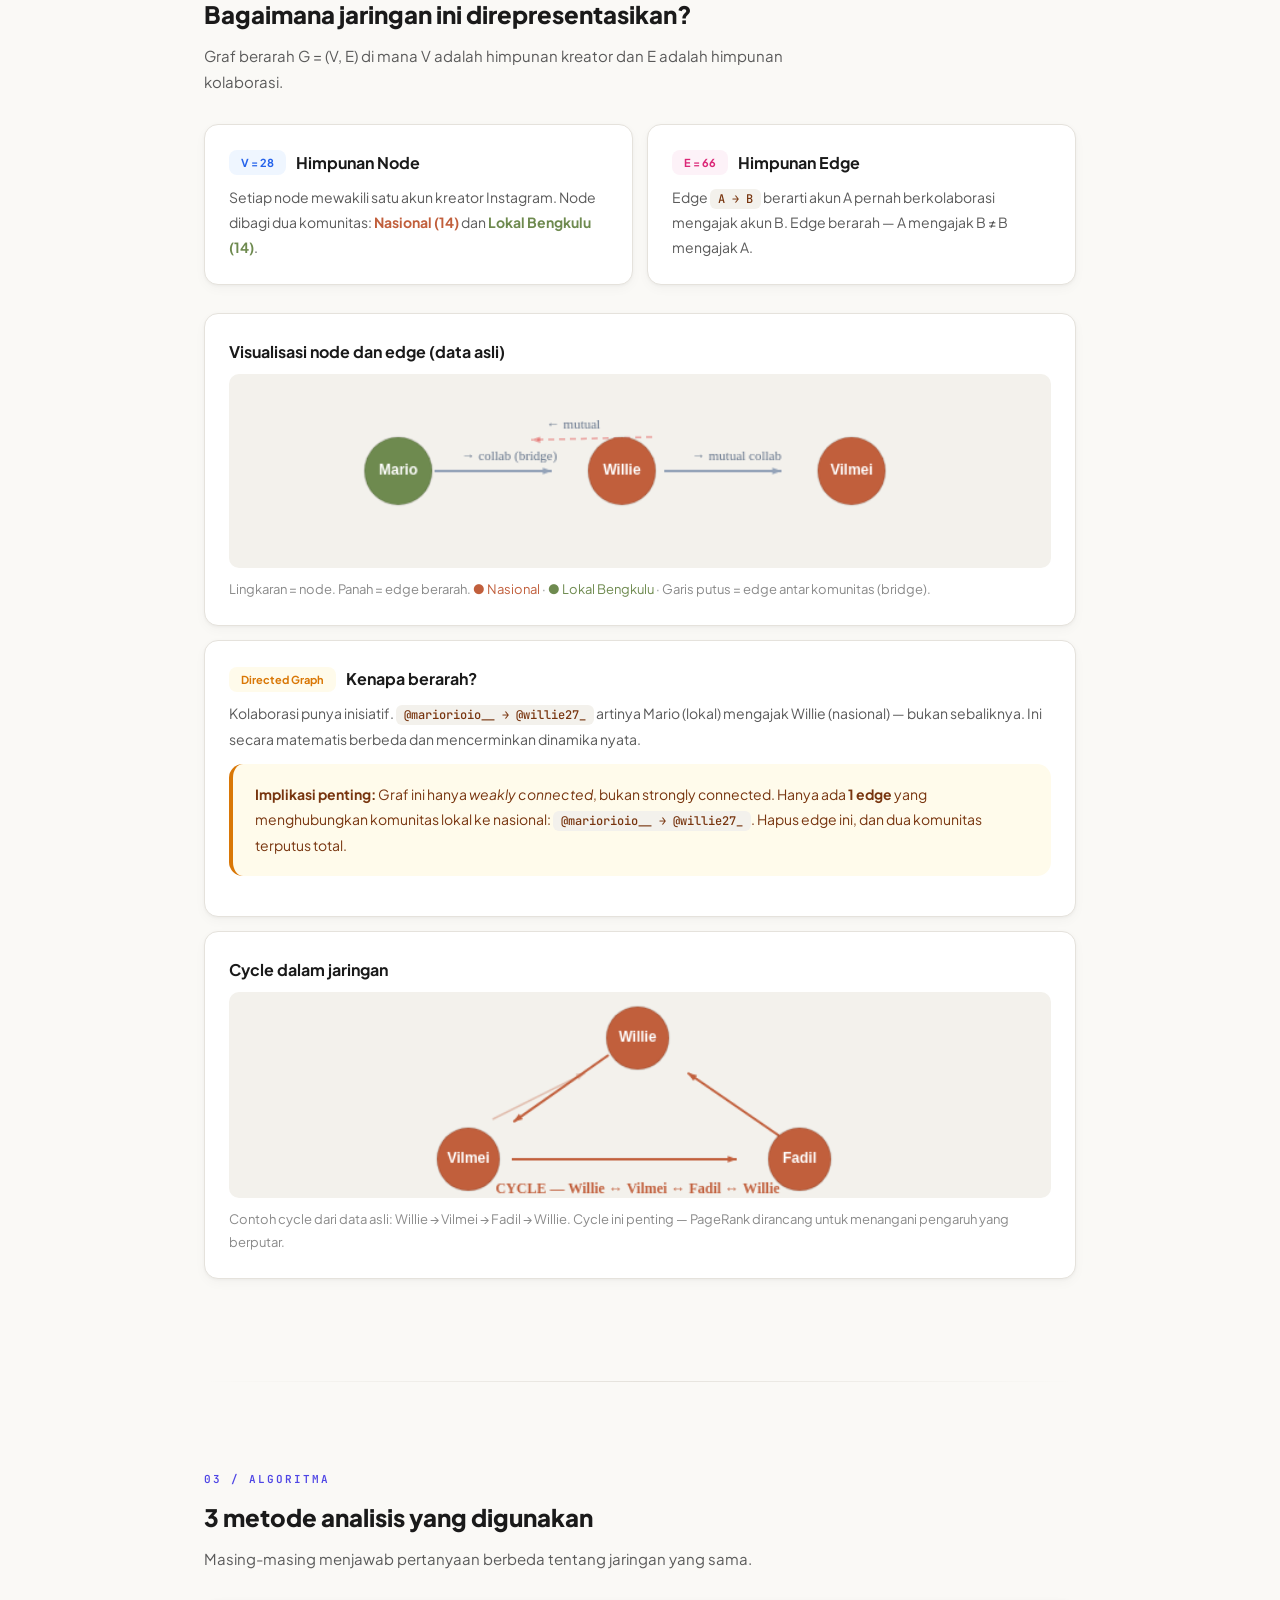
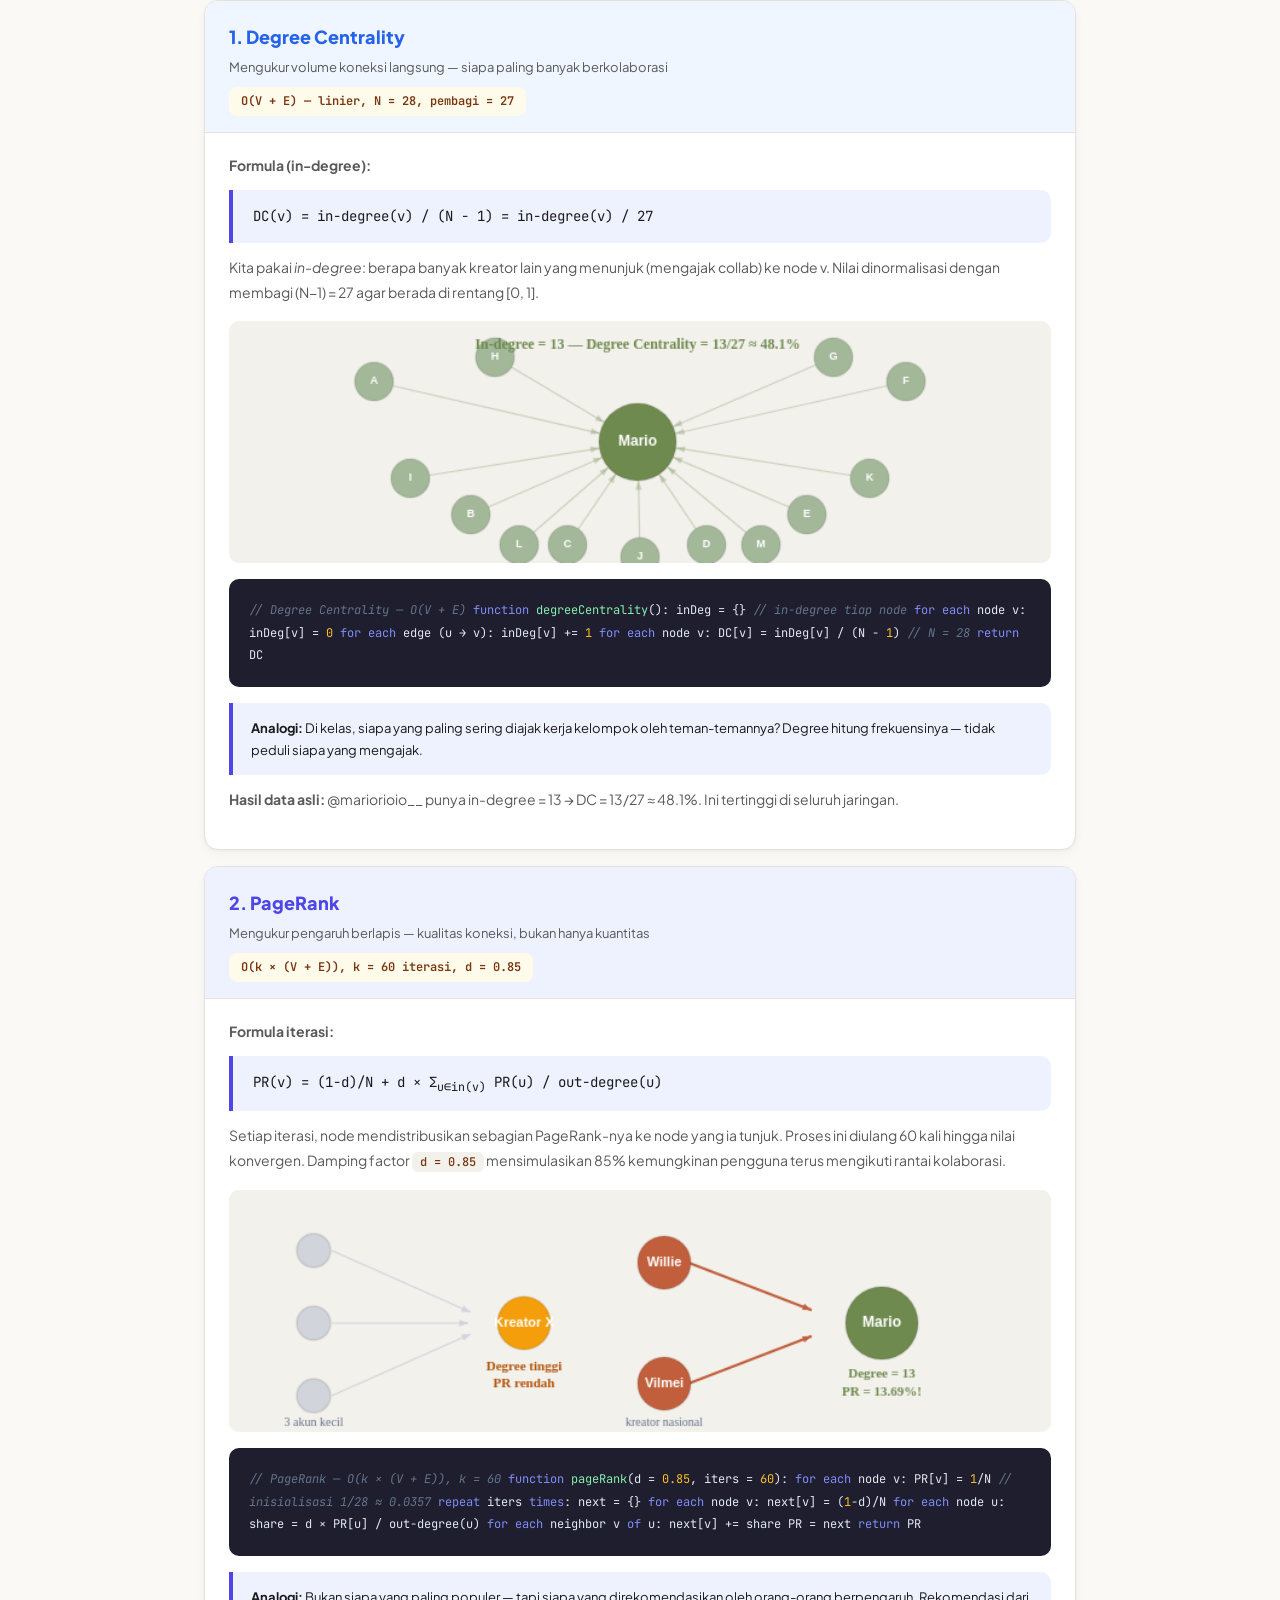
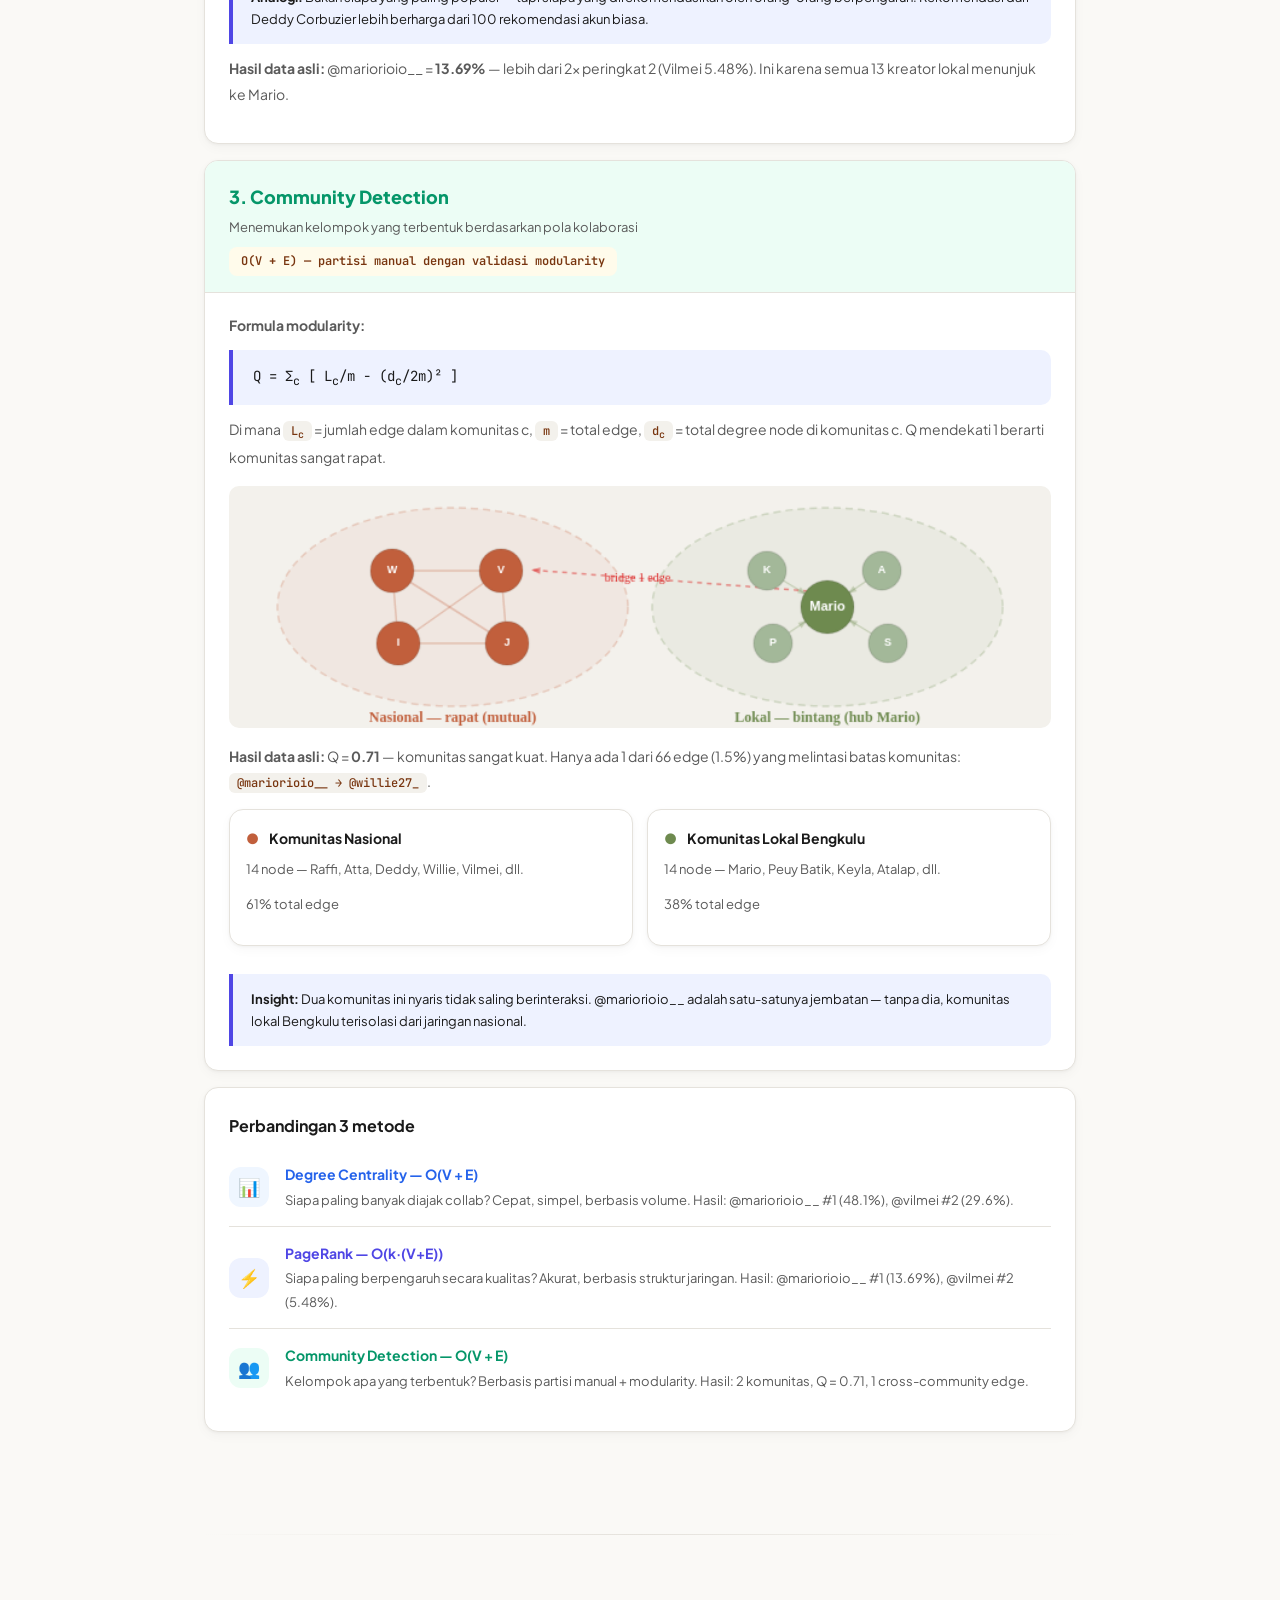
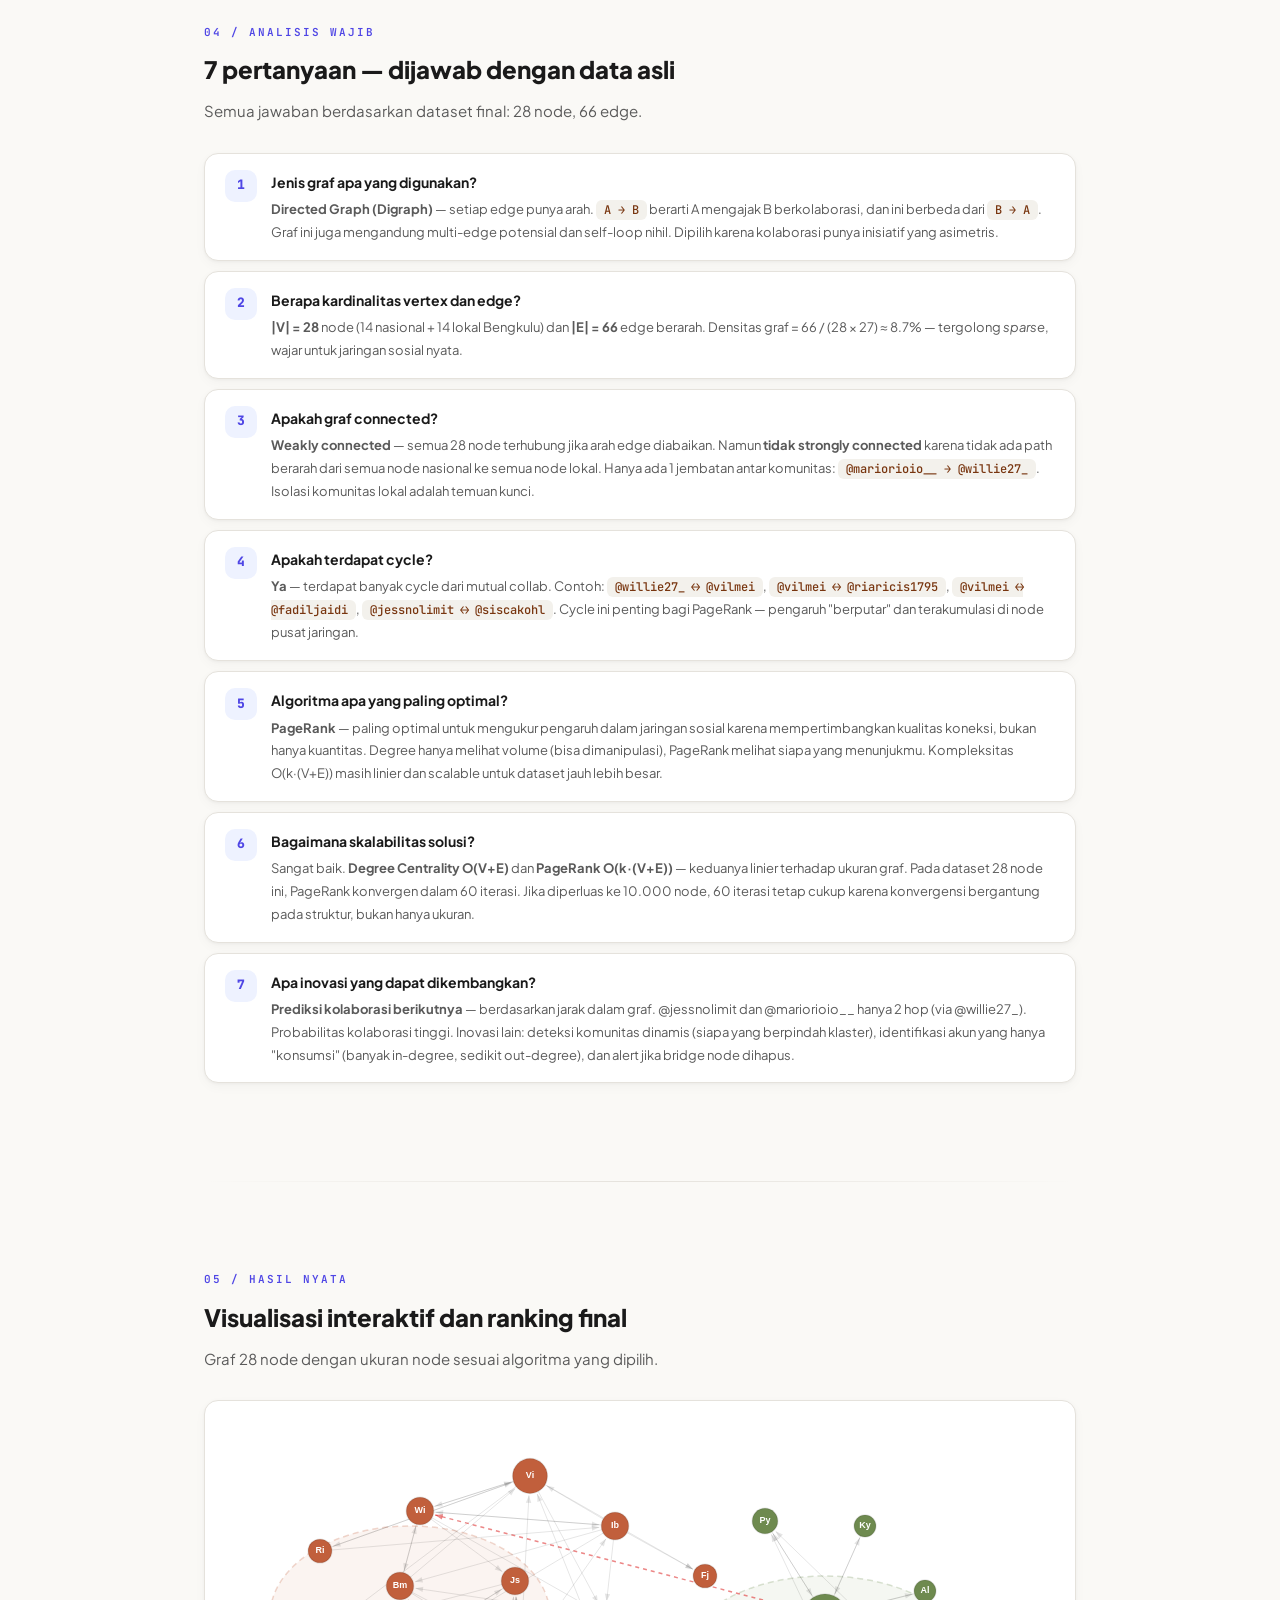
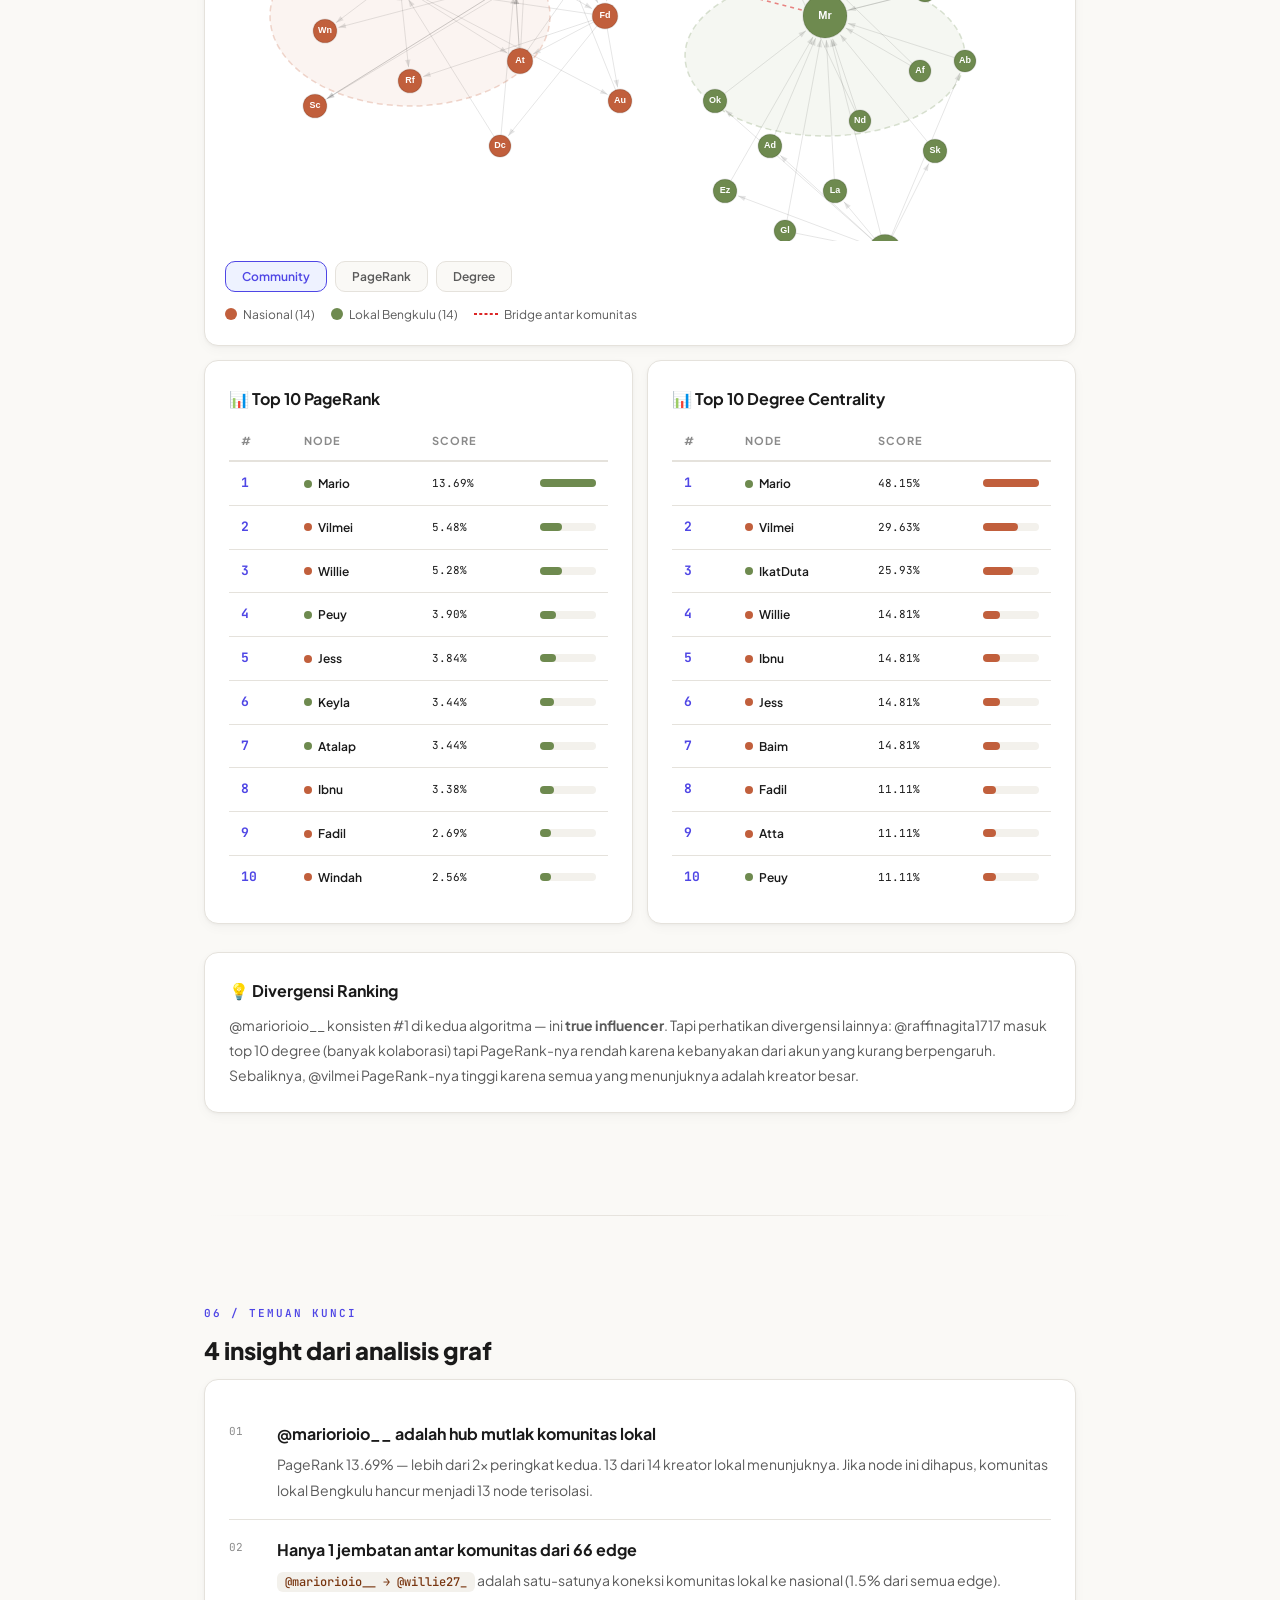
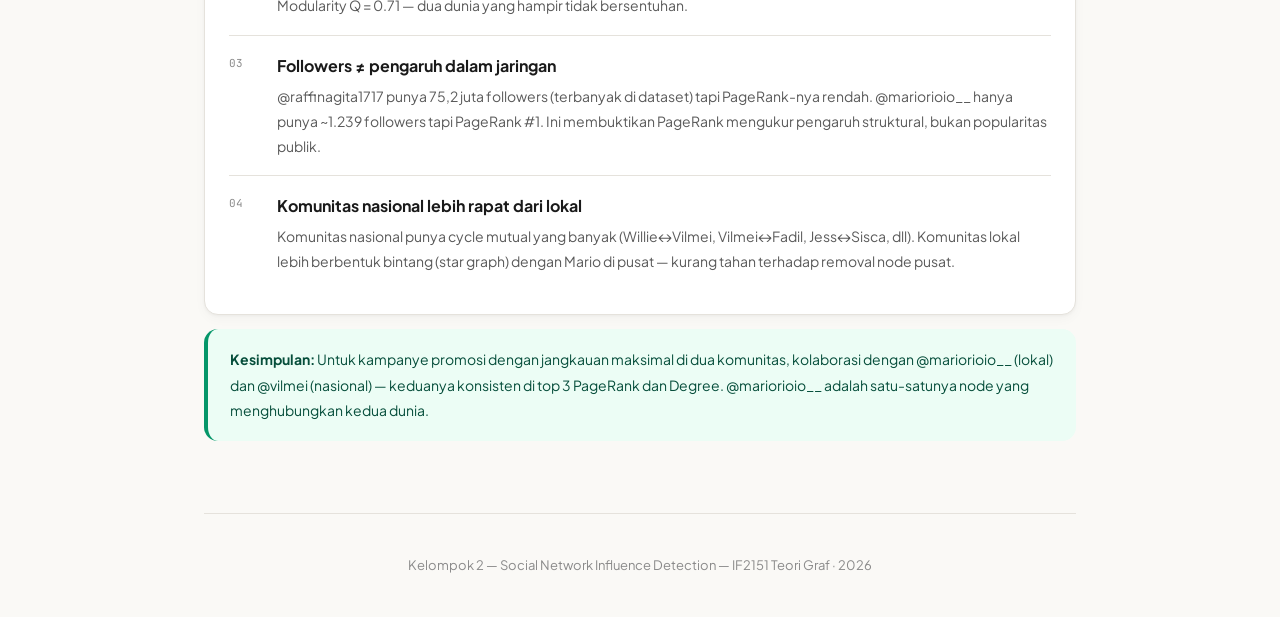
<file: dashboard-tugas-2.html>
<!DOCTYPE html>
<html lang="id">
<head>
<meta charset="UTF-8">
<meta name="viewport" content="width=device-width, initial-scale=1.0">
<title>Kelompok 2 — Dashboard Final</title>
<link href="https://fonts.googleapis.com/css2?family=JetBrains+Mono:wght@400;500;700&family=Plus+Jakarta+Sans:wght@400;500;600;700;800&display=swap" rel="stylesheet">
<style>
*{margin:0;padding:0;box-sizing:border-box}
:root{
--bg:#faf9f6;--bg2:#ffffff;--bg3:#f3f1ec;--bg4:#ebe8e1;
--text:#1a1a1a;--text2:#5a5a5a;--text3:#8a8a8a;
--accent:#4f46e5;--accent2:#6366f1;--accent-light:#eef2ff;
--green:#059669;--green-light:#ecfdf5;--green-dark:#064e3b;
--red:#dc2626;--red-light:#fef2f2;
--amber:#d97706;--amber-light:#fffbeb;--amber-dark:#78350f;
--blue:#2563eb;--blue-light:#eff6ff;--blue-dark:#1e3a5f;
--pink:#db2777;--pink-light:#fdf2f8;
--teal:#0d9488;--teal-light:#f0fdfa;
--border:#e5e2dc;--border2:#d5d0c8;
--radius:14px;--radius-sm:10px;
--shadow:0 1px 3px rgba(0,0,0,0.04),0 4px 12px rgba(0,0,0,0.03);
--shadow-lg:0 4px 24px rgba(0,0,0,0.06);
--nasional:#c15f3c;--lokal:#6e8a4f;
}
html{scroll-behavior:smooth}
body{font-family:'Plus Jakarta Sans',sans-serif;background:var(--bg);color:var(--text);line-height:1.75}
::selection{background:var(--accent);color:#fff}
.container{max-width:920px;margin:0 auto;padding:0 24px}
nav{position:fixed;top:0;left:0;right:0;z-index:100;background:rgba(250,249,246,0.9);backdrop-filter:blur(20px);border-bottom:1px solid var(--border)}
nav .container{display:flex;align-items:center;justify-content:space-between;height:56px}
nav .logo{font-weight:800;font-size:14px;letter-spacing:0.5px;color:var(--accent)}
nav .nav-links{display:flex;gap:20px}
nav .nav-links a{font-size:13px;color:var(--text2);text-decoration:none;transition:color .2s;font-weight:500}
nav .nav-links a:hover{color:var(--accent)}
.hero{padding:120px 0 48px;text-align:center}
.hero .badge{display:inline-block;padding:6px 18px;background:var(--accent-light);color:var(--accent);font-size:12px;font-weight:700;border-radius:20px;margin-bottom:20px}
.hero h1{font-size:clamp(28px,5vw,42px);font-weight:800;line-height:1.2;margin-bottom:16px}
.hero p{font-size:16px;color:var(--text2);max-width:600px;margin:0 auto}
section{padding:56px 0}
.section-label{font-family:'JetBrains Mono',monospace;font-size:11px;color:var(--accent);letter-spacing:2px;text-transform:uppercase;margin-bottom:6px;font-weight:600}
.section-title{font-size:24px;font-weight:800;margin-bottom:8px}
.section-desc{font-size:15px;color:var(--text2);margin-bottom:28px;max-width:640px}
.card{background:var(--bg2);border:1px solid var(--border);border-radius:var(--radius);padding:24px;margin-bottom:14px;box-shadow:var(--shadow);transition:box-shadow .3s}
.card:hover{box-shadow:var(--shadow-lg)}
.card h3{font-size:16px;font-weight:700;margin-bottom:8px;display:flex;align-items:center;gap:10px}
.card p,.card li{font-size:14px;color:var(--text2);line-height:1.8}
.card ul{padding-left:20px}
.card ul li{margin-bottom:4px}
.tag{display:inline-block;padding:3px 12px;border-radius:8px;font-size:11px;font-weight:700}
.tag-green{background:var(--green-light);color:var(--green)}
.tag-amber{background:var(--amber-light);color:var(--amber)}
.tag-blue{background:var(--blue-light);color:var(--blue)}
.tag-pink{background:var(--pink-light);color:var(--pink)}
.tag-red{background:var(--red-light);color:var(--red)}
.grid-2{display:grid;grid-template-columns:1fr 1fr;gap:14px}
.grid-3{display:grid;grid-template-columns:1fr 1fr 1fr;gap:14px}
@media(max-width:640px){.grid-2,.grid-3{grid-template-columns:1fr}}
.algo-card{background:var(--bg2);border:1px solid var(--border);border-radius:var(--radius);overflow:hidden;box-shadow:var(--shadow);margin-bottom:16px}
.algo-header{padding:20px 24px 16px;border-bottom:1px solid var(--border)}
.algo-header h3{font-size:18px;font-weight:800;margin-bottom:2px}
.algo-header .complexity{font-family:'JetBrains Mono',monospace;font-size:12px;font-weight:600;color:var(--amber-dark);background:var(--amber-light);padding:4px 12px;border-radius:8px;display:inline-block;margin-top:8px}
.algo-body{padding:20px 24px 24px}
.algo-body p{font-size:14px;color:var(--text2);line-height:1.8;margin-bottom:12px}
.algo-body ul{padding-left:20px;margin-bottom:12px}
.algo-body li{font-size:14px;color:var(--text2);line-height:1.8;margin-bottom:2px}
.algo-analogy{background:var(--accent-light);border-left:4px solid var(--accent);padding:14px 18px;border-radius:0 var(--radius-sm) var(--radius-sm) 0;font-size:13px;color:var(--text);margin-top:14px;line-height:1.7}
.graph-container{background:var(--bg2);border:1px solid var(--border);border-radius:var(--radius);padding:20px;margin-bottom:14px;box-shadow:var(--shadow)}
.graph-controls{display:flex;gap:8px;margin-top:12px;flex-wrap:wrap}
.graph-btn{padding:7px 16px;font-size:12px;font-family:'Plus Jakarta Sans',sans-serif;font-weight:600;border:1px solid var(--border);border-radius:var(--radius-sm);background:var(--bg);color:var(--text2);cursor:pointer;transition:all .2s}
.graph-btn:hover{border-color:var(--accent);color:var(--accent)}
.graph-btn.active{background:var(--accent-light);border-color:var(--accent);color:var(--accent)}
.rank-table{width:100%;border-collapse:collapse;font-size:13px}
.rank-table th{text-align:left;padding:10px 12px;font-weight:700;color:var(--text3);border-bottom:2px solid var(--border);font-size:11px;text-transform:uppercase;letter-spacing:1px}
.rank-table td{padding:10px 12px;border-bottom:1px solid var(--border)}
.rank-table tr:last-child td{border-bottom:none}
.rank-table tr:hover{background:var(--accent-light)}
.rank-num{font-family:'JetBrains Mono',monospace;font-weight:700;color:var(--accent)}
.rank-bar{height:8px;border-radius:4px;background:var(--bg3)}
.rank-bar-fill{height:100%;border-radius:4px}
.q-card{background:var(--bg2);border:1px solid var(--border);border-radius:var(--radius);padding:16px 20px;margin-bottom:10px;display:flex;gap:14px;align-items:flex-start;box-shadow:var(--shadow)}
.q-num{min-width:32px;height:32px;border-radius:10px;background:var(--accent-light);color:var(--accent);display:flex;align-items:center;justify-content:center;font-size:13px;font-weight:800;font-family:'JetBrains Mono',monospace}
.q-content h4{font-size:14px;font-weight:700;margin-bottom:4px}
.q-content p{font-size:13px;color:var(--text2)}
.stat-card{background:var(--bg2);border:1px solid var(--border);border-radius:var(--radius-sm);padding:18px;text-align:center;box-shadow:var(--shadow)}
.stat-num{font-size:32px;font-weight:800;font-family:'JetBrains Mono',monospace}
.stat-label{font-size:12px;color:var(--text2);margin-top:4px;font-weight:500}
.divider{height:1px;background:linear-gradient(90deg,transparent,var(--border),transparent);margin:32px 0}
code{font-family:'JetBrains Mono',monospace;font-size:12px;background:var(--bg3);padding:2px 8px;border-radius:6px;color:var(--amber-dark);font-weight:500}
footer{padding:40px 0;text-align:center;color:var(--text3);font-size:13px;border-top:1px solid var(--border)}
.fade-in{opacity:0;transform:translateY(20px);transition:opacity .6s,transform .6s}.fade-in.visible{opacity:1;transform:translateY(0)}
.callout{border-radius:var(--radius);padding:18px 22px;margin-bottom:16px;font-size:14px;line-height:1.8}
.callout-blue{background:var(--blue-light);border-left:4px solid var(--blue);color:var(--blue-dark)}
.callout-green{background:var(--green-light);border-left:4px solid var(--green);color:var(--green-dark)}
.callout-amber{background:var(--amber-light);border-left:4px solid var(--amber);color:var(--amber-dark)}
.compare-row{display:flex;align-items:center;gap:16px;padding:14px 0;border-bottom:1px solid var(--border)}.compare-row:last-child{border-bottom:none}
.compare-icon{width:40px;height:40px;border-radius:12px;display:flex;align-items:center;justify-content:center;font-size:18px;flex-shrink:0}
.compare-content{flex:1}.compare-content h4{font-size:14px;font-weight:700;margin-bottom:2px}.compare-content p{font-size:13px;color:var(--text2)}
canvas.mini-viz{width:100%;border-radius:var(--radius-sm);background:var(--bg3);display:block}
.pseudo{background:#1e1e2e;color:#e2e8f0;font-family:'JetBrains Mono',monospace;font-size:12px;line-height:1.9;border-radius:var(--radius-sm);padding:20px;overflow-x:auto;margin:16px 0}
.pseudo .kw{color:#818cf8}.pseudo .fn{color:#86efac}.pseudo .cm{color:#64748b;font-style:italic}.pseudo .num{color:#fbbf24}
.formula{font-family:'JetBrains Mono',monospace;font-size:14px;background:var(--accent-light);border-left:4px solid var(--accent);padding:14px 20px;border-radius:0 var(--radius-sm) var(--radius-sm) 0;margin:12px 0;color:var(--text)}
.finding-row{display:flex;gap:16px;padding:16px 0;border-bottom:1px solid var(--border);align-items:flex-start}
.finding-row:last-child{border-bottom:none}
.finding-num{font-family:'JetBrains Mono',monospace;font-size:11px;color:var(--text3);min-width:32px;padding-top:2px}
.comm-dot{width:10px;height:10px;border-radius:50%;display:inline-block;flex-shrink:0}
</style>
</head>
<body>
<nav><div class="container"><div class="logo">KELOMPOK 2 — FINAL</div><div class="nav-links"><a href="#overview">Overview</a><a href="#graf">Graf</a><a href="#algoritma">Algoritma</a><a href="#pertanyaan">7 Pertanyaan</a><a href="#hasil">Hasil</a><a href="#temuan">Temuan</a></div></div></nav>

<div class="container">
<div class="hero">
  <div class="badge">Dashboard Final — Kelompok 2 · IF2151 · 2026</div>
  <h1>Social Network Influence Detection<br><span style="color:var(--accent)">Instagram Kreator Indonesia</span></h1>
  <p>Analisis jaringan kolaborasi 28 kreator Instagram menggunakan Degree Centrality, PageRank, dan Community Detection. Data final, hasil final.</p>
</div>

<div class="grid-3 fade-in" style="margin-bottom:48px">
  <div class="stat-card"><div class="stat-num" style="color:var(--accent)">28</div><div class="stat-label">Node (kreator)</div></div>
  <div class="stat-card"><div class="stat-num" style="color:var(--green)">66</div><div class="stat-label">Edge (kolaborasi)</div></div>
  <div class="stat-card"><div class="stat-num" style="color:var(--amber)">2</div><div class="stat-label">Komunitas</div></div>
</div>
<div class="grid-2 fade-in" style="margin-bottom:48px">
  <div class="stat-card"><div class="stat-num" style="color:var(--nasional)">13.69%</div><div class="stat-label">PageRank tertinggi — @mariorioio__</div></div>
  <div class="stat-card"><div class="stat-num" style="color:var(--lokal)">Q = 0.71</div><div class="stat-label">Modularity — komunitas sangat rapat</div></div>
</div>

<!-- 01 Overview -->
<section id="overview" class="fade-in">
  <div class="section-label">01 / Overview</div>
  <div class="section-title">Konteks dan Motivasi</div>
  <div class="section-desc">Followers adalah angka kasar. Yang penting adalah siapa yang berkolaborasi denganmu dan seberapa berpengaruh mereka.</div>

  <div class="card">
    <h3>Rumusan Masalah</h3>
    <p>Diberikan jaringan kolaborasi kreator Instagram, tentukan: <strong>(1)</strong> siapa paling berpengaruh, <strong>(2)</strong> komunitas apa yang terbentuk, dan <strong>(3)</strong> bagaimana pengaruh menyebar antar komunitas.</p>
  </div>

  <div class="grid-3" style="margin-top:14px">
    <div class="card" style="text-align:center">
      <h3 style="justify-content:center;font-size:22px;margin-bottom:10px">📊</h3>
      <p><strong>Degree Centrality</strong></p>
      <p style="font-size:13px">Siapa punya kolaborasi terbanyak?</p>
    </div>
    <div class="card" style="text-align:center">
      <h3 style="justify-content:center;font-size:22px;margin-bottom:10px">⚡</h3>
      <p><strong>PageRank</strong></p>
      <p style="font-size:13px">Siapa paling berpengaruh secara kualitas?</p>
    </div>
    <div class="card" style="text-align:center">
      <h3 style="justify-content:center;font-size:22px;margin-bottom:10px">👥</h3>
      <p><strong>Community Detection</strong></p>
      <p style="font-size:13px">Klaster mana yang terbentuk?</p>
    </div>
  </div>

  <div class="callout callout-blue" style="margin-top:14px">
    <strong>Dataset:</strong> 28 kreator Instagram Indonesia — 14 kreator nasional (Raffi Ahmad, Deddy Corbuzier, Atta Halilintar, dll.) dan 14 kreator lokal Bengkulu. Total 66 kolaborasi berarah.
  </div>
</section>

<div class="divider"></div>

<!-- 02 Graf -->
<section id="graf" class="fade-in">
  <div class="section-label">02 / Pemodelan Graf</div>
  <div class="section-title">Bagaimana jaringan ini direpresentasikan?</div>
  <div class="section-desc">Graf berarah G = (V, E) di mana V adalah himpunan kreator dan E adalah himpunan kolaborasi.</div>

  <div class="grid-2">
    <div class="card">
      <h3><span class="tag tag-blue">V = 28</span> Himpunan Node</h3>
      <p>Setiap node mewakili satu akun kreator Instagram. Node dibagi dua komunitas: <strong style="color:var(--nasional)">Nasional (14)</strong> dan <strong style="color:var(--lokal)">Lokal Bengkulu (14)</strong>.</p>
    </div>
    <div class="card">
      <h3><span class="tag tag-pink">E = 66</span> Himpunan Edge</h3>
      <p>Edge <code>A → B</code> berarti akun A pernah berkolaborasi mengajak akun B. Edge berarah — A mengajak B ≠ B mengajak A.</p>
    </div>
  </div>

  <div class="card" style="margin-top:14px">
    <h3>Visualisasi node dan edge (data asli)</h3>
    <canvas id="nodeEdgeViz" class="mini-viz" height="160"></canvas>
    <p style="margin-top:10px;font-size:13px;color:var(--text3)">Lingkaran = node. Panah = edge berarah. <span style="color:var(--nasional)">● Nasional</span> · <span style="color:var(--lokal)">● Lokal Bengkulu</span> · Garis putus = edge antar komunitas (bridge).</p>
  </div>

  <div class="card">
    <h3><span class="tag tag-amber">Directed Graph</span> Kenapa berarah?</h3>
    <p>Kolaborasi punya inisiatif. <code>@mariorioio__ → @willie27_</code> artinya Mario (lokal) mengajak Willie (nasional) — bukan sebaliknya. Ini secara matematis berbeda dan mencerminkan dinamika nyata.</p>
    <div class="callout callout-amber" style="margin-top:12px">
      <strong>Implikasi penting:</strong> Graf ini hanya <em>weakly connected</em>, bukan strongly connected. Hanya ada <strong>1 edge</strong> yang menghubungkan komunitas lokal ke nasional: <code>@mariorioio__ → @willie27_</code>. Hapus edge ini, dan dua komunitas terputus total.
    </div>
  </div>

  <div class="card">
    <h3>Cycle dalam jaringan</h3>
    <canvas id="cycleViz" class="mini-viz" height="170"></canvas>
    <p style="margin-top:10px;font-size:13px;color:var(--text3)">Contoh cycle dari data asli: Willie → Vilmei → Fadil → Willie. Cycle ini penting — PageRank dirancang untuk menangani pengaruh yang berputar.</p>
  </div>
</section>

<div class="divider"></div>

<!-- 03 Algoritma -->
<section id="algoritma" class="fade-in">
  <div class="section-label">03 / Algoritma</div>
  <div class="section-title">3 metode analisis yang digunakan</div>
  <div class="section-desc">Masing-masing menjawab pertanyaan berbeda tentang jaringan yang sama.</div>

  <!-- Degree -->
  <div class="algo-card">
    <div class="algo-header" style="background:var(--blue-light)">
      <h3 style="color:var(--blue)">1. Degree Centrality</h3>
      <p style="font-size:13px;color:var(--text2);margin-top:4px">Mengukur volume koneksi langsung — siapa paling banyak berkolaborasi</p>
      <div class="complexity">O(V + E) — linier, N = 28, pembagi = 27</div>
    </div>
    <div class="algo-body">
      <p><strong>Formula (in-degree):</strong></p>
      <div class="formula">DC(v) = in-degree(v) / (N − 1) = in-degree(v) / 27</div>
      <p>Kita pakai <em>in-degree</em>: berapa banyak kreator lain yang menunjuk (mengajak collab) ke node v. Nilai dinormalisasi dengan membagi (N−1) = 27 agar berada di rentang [0, 1].</p>
      <canvas id="degreeViz" class="mini-viz" height="200" style="margin:16px 0"></canvas>
      <div class="pseudo">
<span class="cm">// Degree Centrality — O(V + E)</span>
<span class="kw">function</span> <span class="fn">degreeCentrality</span>():
  inDeg = {} <span class="cm">// in-degree tiap node</span>
  <span class="kw">for each</span> node v: inDeg[v] = <span class="num">0</span>
  <span class="kw">for each</span> edge (u → v): inDeg[v] += <span class="num">1</span>
  <span class="kw">for each</span> node v:
    DC[v] = inDeg[v] / (N − <span class="num">1</span>)  <span class="cm">// N = 28</span>
  <span class="kw">return</span> DC</div>
      <div class="algo-analogy"><strong>Analogi:</strong> Di kelas, siapa yang paling sering diajak kerja kelompok oleh teman-temannya? Degree hitung frekuensinya — tidak peduli siapa yang mengajak.</div>
      <p style="margin-top:12px"><strong>Hasil data asli:</strong> @mariorioio__ punya in-degree = 13 → DC = 13/27 ≈ 48.1%. Ini tertinggi di seluruh jaringan.</p>
    </div>
  </div>

  <!-- PageRank -->
  <div class="algo-card">
    <div class="algo-header" style="background:var(--accent-light)">
      <h3 style="color:var(--accent)">2. PageRank</h3>
      <p style="font-size:13px;color:var(--text2);margin-top:4px">Mengukur pengaruh berlapis — kualitas koneksi, bukan hanya kuantitas</p>
      <div class="complexity">O(k × (V + E)), k = 60 iterasi, d = 0.85</div>
    </div>
    <div class="algo-body">
      <p><strong>Formula iterasi:</strong></p>
      <div class="formula">PR(v) = (1−d)/N + d × Σ<sub>u∈in(v)</sub> PR(u) / out-degree(u)</div>
      <p>Setiap iterasi, node mendistribusikan sebagian PageRank-nya ke node yang ia tunjuk. Proses ini diulang 60 kali hingga nilai konvergen. Damping factor <code>d = 0.85</code> mensimulasikan 85% kemungkinan pengguna terus mengikuti rantai kolaborasi.</p>
      <canvas id="pagerankViz" class="mini-viz" height="200" style="margin:16px 0"></canvas>
      <div class="pseudo">
<span class="cm">// PageRank — O(k × (V + E)), k = 60</span>
<span class="kw">function</span> <span class="fn">pageRank</span>(d = <span class="num">0.85</span>, iters = <span class="num">60</span>):
  <span class="kw">for each</span> node v: PR[v] = <span class="num">1</span>/N  <span class="cm">// inisialisasi 1/28 ≈ 0.0357</span>
  <span class="kw">repeat</span> iters <span class="kw">times</span>:
    next = {}
    <span class="kw">for each</span> node v: next[v] = (<span class="num">1</span>−d)/N
    <span class="kw">for each</span> node u:
      share = d × PR[u] / out-degree(u)
      <span class="kw">for each</span> neighbor v <span class="kw">of</span> u:
        next[v] += share
    PR = next
  <span class="kw">return</span> PR</div>
      <div class="algo-analogy"><strong>Analogi:</strong> Bukan siapa yang paling populer — tapi siapa yang direkomendasikan oleh orang-orang berpengaruh. Rekomendasi dari Deddy Corbuzier lebih berharga dari 100 rekomendasi akun biasa.</div>
      <p style="margin-top:12px"><strong>Hasil data asli:</strong> @mariorioio__ = <strong>13.69%</strong> — lebih dari 2× peringkat 2 (Vilmei 5.48%). Ini karena semua 13 kreator lokal menunjuk ke Mario.</p>
    </div>
  </div>

  <!-- Community Detection -->
  <div class="algo-card">
    <div class="algo-header" style="background:var(--green-light)">
      <h3 style="color:var(--green)">3. Community Detection</h3>
      <p style="font-size:13px;color:var(--text2);margin-top:4px">Menemukan kelompok yang terbentuk berdasarkan pola kolaborasi</p>
      <div class="complexity">O(V + E) — partisi manual dengan validasi modularity</div>
    </div>
    <div class="algo-body">
      <p><strong>Formula modularity:</strong></p>
      <div class="formula">Q = Σ<sub>c</sub> [ L<sub>c</sub>/m − (d<sub>c</sub>/2m)² ]</div>
      <p>Di mana <code>L<sub>c</sub></code> = jumlah edge dalam komunitas c, <code>m</code> = total edge, <code>d<sub>c</sub></code> = total degree node di komunitas c. Q mendekati 1 berarti komunitas sangat rapat.</p>
      <canvas id="communityViz" class="mini-viz" height="200" style="margin:16px 0"></canvas>
      <p><strong>Hasil data asli:</strong> Q = <strong>0.71</strong> — komunitas sangat kuat. Hanya ada 1 dari 66 edge (1.5%) yang melintasi batas komunitas: <code>@mariorioio__ → @willie27_</code>.</p>
      <div class="grid-2" style="margin-top:14px">
        <div class="card" style="padding:16px">
          <h3 style="font-size:14px"><span style="color:var(--nasional)">●</span> Komunitas Nasional</h3>
          <p style="font-size:13px">14 node — Raffi, Atta, Deddy, Willie, Vilmei, dll.</p>
          <p style="font-size:13px">61% total edge</p>
        </div>
        <div class="card" style="padding:16px">
          <h3 style="font-size:14px"><span style="color:var(--lokal)">●</span> Komunitas Lokal Bengkulu</h3>
          <p style="font-size:13px">14 node — Mario, Peuy Batik, Keyla, Atalap, dll.</p>
          <p style="font-size:13px">38% total edge</p>
        </div>
      </div>
      <div class="algo-analogy"><strong>Insight:</strong> Dua komunitas ini nyaris tidak saling berinteraksi. @mariorioio__ adalah satu-satunya jembatan — tanpa dia, komunitas lokal Bengkulu terisolasi dari jaringan nasional.</div>
    </div>
  </div>

  <div class="card">
    <h3>Perbandingan 3 metode</h3>
    <div class="compare-row">
      <div class="compare-icon" style="background:var(--blue-light)">📊</div>
      <div class="compare-content">
        <h4 style="color:var(--blue)">Degree Centrality — O(V + E)</h4>
        <p>Siapa paling banyak diajak collab? Cepat, simpel, berbasis volume. Hasil: @mariorioio__ #1 (48.1%), @vilmei #2 (29.6%).</p>
      </div>
    </div>
    <div class="compare-row">
      <div class="compare-icon" style="background:var(--accent-light)">⚡</div>
      <div class="compare-content">
        <h4 style="color:var(--accent)">PageRank — O(k·(V+E))</h4>
        <p>Siapa paling berpengaruh secara kualitas? Akurat, berbasis struktur jaringan. Hasil: @mariorioio__ #1 (13.69%), @vilmei #2 (5.48%).</p>
      </div>
    </div>
    <div class="compare-row">
      <div class="compare-icon" style="background:var(--green-light)">👥</div>
      <div class="compare-content">
        <h4 style="color:var(--green)">Community Detection — O(V + E)</h4>
        <p>Kelompok apa yang terbentuk? Berbasis partisi manual + modularity. Hasil: 2 komunitas, Q = 0.71, 1 cross-community edge.</p>
      </div>
    </div>
  </div>
</section>

<div class="divider"></div>

<!-- 04 7 Pertanyaan -->
<section id="pertanyaan" class="fade-in">
  <div class="section-label">04 / Analisis Wajib</div>
  <div class="section-title">7 pertanyaan — dijawab dengan data asli</div>
  <div class="section-desc">Semua jawaban berdasarkan dataset final: 28 node, 66 edge.</div>

  <div class="q-card">
    <div class="q-num">1</div>
    <div class="q-content">
      <h4>Jenis graf apa yang digunakan?</h4>
      <p><strong>Directed Graph (Digraph)</strong> — setiap edge punya arah. <code>A → B</code> berarti A mengajak B berkolaborasi, dan ini berbeda dari <code>B → A</code>. Graf ini juga mengandung multi-edge potensial dan self-loop nihil. Dipilih karena kolaborasi punya inisiatif yang asimetris.</p>
    </div>
  </div>

  <div class="q-card">
    <div class="q-num">2</div>
    <div class="q-content">
      <h4>Berapa kardinalitas vertex dan edge?</h4>
      <p><strong>|V| = 28</strong> node (14 nasional + 14 lokal Bengkulu) dan <strong>|E| = 66</strong> edge berarah. Densitas graf = 66 / (28 × 27) ≈ 8.7% — tergolong <em>sparse</em>, wajar untuk jaringan sosial nyata.</p>
    </div>
  </div>

  <div class="q-card">
    <div class="q-num">3</div>
    <div class="q-content">
      <h4>Apakah graf connected?</h4>
      <p><strong>Weakly connected</strong> — semua 28 node terhubung jika arah edge diabaikan. Namun <strong>tidak strongly connected</strong> karena tidak ada path berarah dari semua node nasional ke semua node lokal. Hanya ada 1 jembatan antar komunitas: <code>@mariorioio__ → @willie27_</code>. Isolasi komunitas lokal adalah temuan kunci.</p>
    </div>
  </div>

  <div class="q-card">
    <div class="q-num">4</div>
    <div class="q-content">
      <h4>Apakah terdapat cycle?</h4>
      <p><strong>Ya</strong> — terdapat banyak cycle dari mutual collab. Contoh: <code>@willie27_ ↔ @vilmei</code>, <code>@vilmei ↔ @riaricis1795</code>, <code>@vilmei ↔ @fadiljaidi</code>, <code>@jessnolimit ↔ @siscakohl</code>. Cycle ini penting bagi PageRank — pengaruh "berputar" dan terakumulasi di node pusat jaringan.</p>
    </div>
  </div>

  <div class="q-card">
    <div class="q-num">5</div>
    <div class="q-content">
      <h4>Algoritma apa yang paling optimal?</h4>
      <p><strong>PageRank</strong> — paling optimal untuk mengukur pengaruh dalam jaringan sosial karena mempertimbangkan kualitas koneksi, bukan hanya kuantitas. Degree hanya melihat volume (bisa dimanipulasi), PageRank melihat siapa yang menunjukmu. Kompleksitas O(k·(V+E)) masih linier dan scalable untuk dataset jauh lebih besar.</p>
    </div>
  </div>

  <div class="q-card">
    <div class="q-num">6</div>
    <div class="q-content">
      <h4>Bagaimana skalabilitas solusi?</h4>
      <p>Sangat baik. <strong>Degree Centrality O(V+E)</strong> dan <strong>PageRank O(k·(V+E))</strong> — keduanya linier terhadap ukuran graf. Pada dataset 28 node ini, PageRank konvergen dalam 60 iterasi. Jika diperluas ke 10.000 node, 60 iterasi tetap cukup karena konvergensi bergantung pada struktur, bukan hanya ukuran.</p>
    </div>
  </div>

  <div class="q-card">
    <div class="q-num">7</div>
    <div class="q-content">
      <h4>Apa inovasi yang dapat dikembangkan?</h4>
      <p><strong>Prediksi kolaborasi berikutnya</strong> — berdasarkan jarak dalam graf. @jessnolimit dan @mariorioio__ hanya 2 hop (via @willie27_). Probabilitas kolaborasi tinggi. Inovasi lain: deteksi komunitas dinamis (siapa yang berpindah klaster), identifikasi akun yang hanya "konsumsi" (banyak in-degree, sedikit out-degree), dan alert jika bridge node dihapus.</p>
    </div>
  </div>
</section>

<div class="divider"></div>

<!-- 05 Hasil -->
<section id="hasil" class="fade-in">
  <div class="section-label">05 / Hasil Nyata</div>
  <div class="section-title">Visualisasi interaktif dan ranking final</div>
  <div class="section-desc">Graf 28 node dengan ukuran node sesuai algoritma yang dipilih.</div>

  <div class="graph-container">
    <canvas id="graphCanvas" height="420"></canvas>
    <div class="graph-controls">
      <button class="graph-btn active" onclick="setGraphMode('community', this)">Community</button>
      <button class="graph-btn" onclick="setGraphMode('pagerank', this)">PageRank</button>
      <button class="graph-btn" onclick="setGraphMode('degree', this)">Degree</button>
    </div>
    <div style="display:flex;gap:16px;margin-top:12px;flex-wrap:wrap;font-size:12px;color:var(--text2)">
      <span style="display:flex;align-items:center;gap:6px"><span style="width:12px;height:12px;border-radius:50%;background:#c15f3c;display:inline-block"></span>Nasional (14)</span>
      <span style="display:flex;align-items:center;gap:6px"><span style="width:12px;height:12px;border-radius:50%;background:#6e8a4f;display:inline-block"></span>Lokal Bengkulu (14)</span>
      <span style="display:flex;align-items:center;gap:6px"><span style="border:1.5px dashed #dc2626;width:24px;display:inline-block"></span>Bridge antar komunitas</span>
    </div>
  </div>

  <div class="grid-2" style="margin-top:14px">
    <div class="card">
      <h3>📊 Top 10 PageRank</h3>
      <table class="rank-table" id="pr-table"></table>
    </div>
    <div class="card">
      <h3>📊 Top 10 Degree Centrality</h3>
      <table class="rank-table" id="dc-table"></table>
    </div>
  </div>

  <div class="card" style="margin-top:14px">
    <h3>💡 Divergensi Ranking</h3>
    <p>@mariorioio__ konsisten #1 di kedua algoritma — ini <strong>true influencer</strong>. Tapi perhatikan divergensi lainnya: @raffinagita1717 masuk top 10 degree (banyak kolaborasi) tapi PageRank-nya rendah karena kebanyakan dari akun yang kurang berpengaruh. Sebaliknya, @vilmei PageRank-nya tinggi karena semua yang menunjuknya adalah kreator besar.</p>
  </div>
</section>

<div class="divider"></div>

<!-- 06 Temuan Kunci -->
<section id="temuan" class="fade-in">
  <div class="section-label">06 / Temuan Kunci</div>
  <div class="section-title">4 insight dari analisis graf</div>

  <div class="card">
    <div class="finding-row">
      <div class="finding-num">01</div>
      <div>
        <strong>@mariorioio__ adalah hub mutlak komunitas lokal</strong>
        <p style="font-size:14px;color:var(--text2);margin-top:4px">PageRank 13.69% — lebih dari 2× peringkat kedua. 13 dari 14 kreator lokal menunjuknya. Jika node ini dihapus, komunitas lokal Bengkulu hancur menjadi 13 node terisolasi.</p>
      </div>
    </div>
    <div class="finding-row">
      <div class="finding-num">02</div>
      <div>
        <strong>Hanya 1 jembatan antar komunitas dari 66 edge</strong>
        <p style="font-size:14px;color:var(--text2);margin-top:4px"><code>@mariorioio__ → @willie27_</code> adalah satu-satunya koneksi komunitas lokal ke nasional (1.5% dari semua edge). Modularity Q = 0.71 — dua dunia yang hampir tidak bersentuhan.</p>
      </div>
    </div>
    <div class="finding-row">
      <div class="finding-num">03</div>
      <div>
        <strong>Followers ≠ pengaruh dalam jaringan</strong>
        <p style="font-size:14px;color:var(--text2);margin-top:4px">@raffinagita1717 punya 75,2 juta followers (terbanyak di dataset) tapi PageRank-nya rendah. @mariorioio__ hanya punya ~1.239 followers tapi PageRank #1. Ini membuktikan PageRank mengukur pengaruh struktural, bukan popularitas publik.</p>
      </div>
    </div>
    <div class="finding-row">
      <div class="finding-num">04</div>
      <div>
        <strong>Komunitas nasional lebih rapat dari lokal</strong>
        <p style="font-size:14px;color:var(--text2);margin-top:4px">Komunitas nasional punya cycle mutual yang banyak (Willie↔Vilmei, Vilmei↔Fadil, Jess↔Sisca, dll). Komunitas lokal lebih berbentuk bintang (star graph) dengan Mario di pusat — kurang tahan terhadap removal node pusat.</p>
      </div>
    </div>
  </div>

  <div class="callout callout-green" style="margin-top:14px">
    <strong>Kesimpulan:</strong> Untuk kampanye promosi dengan jangkauan maksimal di dua komunitas, kolaborasi dengan @mariorioio__ (lokal) dan @vilmei (nasional) — keduanya konsisten di top 3 PageRank dan Degree. @mariorioio__ adalah satu-satunya node yang menghubungkan kedua dunia.
  </div>
</section>

<footer>Kelompok 2 — Social Network Influence Detection — IF2151 Teori Graf · 2026</footer>
</div>

<script>
const F = 'Plus Jakarta Sans';
const NASIONAL = '#c15f3c', LOKAL = '#6e8a4f';

function drawArrow(ctx, x1, y1, x2, y2, r, color, w) {
  const angle = Math.atan2(y2 - y1, x2 - x1);
  const tx = x2 - Math.cos(angle) * r, ty = y2 - Math.sin(angle) * r;
  ctx.beginPath(); ctx.moveTo(x1, y1); ctx.lineTo(tx, ty);
  ctx.strokeStyle = color; ctx.lineWidth = w || 1.5; ctx.stroke();
  ctx.beginPath(); ctx.moveTo(tx, ty);
  ctx.lineTo(tx - 8 * Math.cos(angle - 0.35), ty - 8 * Math.sin(angle - 0.35));
  ctx.lineTo(tx - 8 * Math.cos(angle + 0.35), ty - 8 * Math.sin(angle + 0.35));
  ctx.closePath(); ctx.fillStyle = color; ctx.fill();
}
function drawNode(ctx, x, y, r, color, label, tc) {
  ctx.beginPath(); ctx.arc(x, y, r, 0, Math.PI * 2);
  ctx.fillStyle = color; ctx.fill();
  ctx.strokeStyle = 'rgba(0,0,0,0.1)'; ctx.lineWidth = 1.5; ctx.stroke();
  ctx.fillStyle = tc || '#fff';
  ctx.font = `600 ${Math.max(9, Math.min(12, r / 2))}px "${F}",sans-serif`;
  ctx.textAlign = 'center'; ctx.textBaseline = 'middle';
  ctx.fillText(label, x, y);
}

// Node-Edge viz
(function () {
  const c = document.getElementById('nodeEdgeViz');
  const ctx = c.getContext('2d'); c.width = 680; c.height = 160;
  drawArrow(ctx, 170, 80, 295, 80, 28, '#94a3b8', 2);
  drawArrow(ctx, 360, 80, 485, 80, 28, '#94a3b8', 2);
  ctx.setLineDash([5, 4]);
  drawArrow(ctx, 350, 52, 222, 55, 28, 'rgba(220,38,38,0.4)', 1.5);
  ctx.setLineDash([]);
  drawNode(ctx, 140, 80, 28, LOKAL, 'Mario');
  drawNode(ctx, 325, 80, 28, NASIONAL, 'Willie');
  drawNode(ctx, 515, 80, 28, NASIONAL, 'Vilmei');
  ctx.fillStyle = '#64748b'; ctx.font = `500 11px "${F}"`;
  ctx.textAlign = 'center';
  ctx.fillText('→ collab (bridge)', 232, 68);
  ctx.fillText('→ mutual collab', 420, 68);
  ctx.fillText('← mutual', 285, 42);
})();

// Cycle viz
(function () {
  const c = document.getElementById('cycleViz');
  const ctx = c.getContext('2d'); c.width = 680; c.height = 170;
  drawArrow(ctx, 314, 52, 214, 122, 26, '#c15f3c', 2);
  drawArrow(ctx, 234, 138, 446, 138, 26, '#c15f3c', 2);
  drawArrow(ctx, 460, 122, 358, 52, 26, '#c15f3c', 2);
  drawArrow(ctx, 218, 105, 318, 55, 26, 'rgba(193,95,60,0.35)', 1.5);
  drawNode(ctx, 338, 38, 26, NASIONAL, 'Willie');
  drawNode(ctx, 198, 138, 26, NASIONAL, 'Vilmei');
  drawNode(ctx, 472, 138, 26, NASIONAL, 'Fadil');
  ctx.fillStyle = '#c15f3c'; ctx.font = `700 12px "${F}"`;
  ctx.textAlign = 'center'; ctx.fillText('CYCLE — Willie ↔ Vilmei ↔ Fadil ↔ Willie', 338, 163);
})();

// Degree viz
(function () {
  const c = document.getElementById('degreeViz');
  const ctx = c.getContext('2d'); c.width = 680; c.height = 200;
  const center = { x: 338, y: 100 };
  const ring = [
    { x: 120, y: 50 }, { x: 200, y: 160 }, { x: 280, y: 185 },
    { x: 395, y: 185 }, { x: 478, y: 160 }, { x: 560, y: 50 },
    { x: 500, y: 30 }, { x: 220, y: 30 }, { x: 150, y: 130 },
    { x: 340, y: 195 }, { x: 530, y: 130 }, { x: 240, y: 185 },
    { x: 440, y: 185 }
  ];
  ring.forEach(n => drawArrow(ctx, n.x, n.y, center.x, center.y, 32, 'rgba(110,138,79,0.3)', 1.2));
  ring.forEach((n, i) => drawNode(ctx, n.x, n.y, 16, '#a3b899', String.fromCharCode(65 + i), '#fff'));
  drawNode(ctx, 338, 100, 32, LOKAL, 'Mario');
  ctx.fillStyle = LOKAL; ctx.font = `700 12px "${F}"`; ctx.textAlign = 'center';
  ctx.fillText('In-degree = 13 — Degree Centrality = 13/27 ≈ 48.1%', 338, 20);
})();

// PageRank viz
(function () {
  const c = document.getElementById('pagerankViz');
  const ctx = c.getContext('2d'); c.width = 680; c.height = 200;
  ctx.fillStyle = '#f3f1ec'; ctx.fillRect(0, 0, 680, 200);
  // Left side: 3 small nodes → medium node
  const small = [{ x: 70, y: 50 }, { x: 70, y: 110 }, { x: 70, y: 170 }];
  small.forEach(n => drawArrow(ctx, 85, n.y, 220, 110, 22, '#d1d5db', 1.2));
  // Right side: 2 big nodes → Mario
  drawArrow(ctx, 380, 60, 510, 110, 30, NASIONAL, 2);
  drawArrow(ctx, 380, 160, 510, 110, 30, NASIONAL, 2);
  small.forEach(n => drawNode(ctx, n.x, n.y, 14, '#d1d5db', '', '#64748b'));
  drawNode(ctx, 244, 110, 22, '#f59e0b', 'Kreator X');
  drawNode(ctx, 360, 60, 22, NASIONAL, 'Willie');
  drawNode(ctx, 360, 160, 22, NASIONAL, 'Vilmei');
  drawNode(ctx, 540, 110, 30, LOKAL, 'Mario');
  ctx.font = `600 11px "${F}"`; ctx.textAlign = 'center';
  ctx.fillStyle = '#b45309'; ctx.fillText('Degree tinggi', 244, 146); ctx.fillText('PR rendah', 244, 160);
  ctx.fillStyle = LOKAL; ctx.fillText('Degree = 13', 540, 152); ctx.fillText('PR = 13.69%!', 540, 167);
  ctx.fillStyle = '#64748b'; ctx.font = `500 10px "${F}"`;
  ctx.fillText('3 akun kecil', 70, 192); ctx.fillText('kreator nasional', 360, 192);
})();

// Community viz
(function () {
  const c = document.getElementById('communityViz');
  const ctx = c.getContext('2d'); c.width = 680; c.height = 200;
  ctx.beginPath(); ctx.ellipse(185, 100, 145, 82, 0, 0, Math.PI * 2);
  ctx.fillStyle = 'rgba(193,95,60,0.06)'; ctx.fill();
  ctx.strokeStyle = 'rgba(193,95,60,0.25)'; ctx.lineWidth = 1.5; ctx.setLineDash([6, 4]); ctx.stroke(); ctx.setLineDash([]);
  ctx.beginPath(); ctx.ellipse(495, 100, 145, 82, 0, 0, Math.PI * 2);
  ctx.fillStyle = 'rgba(110,138,79,0.06)'; ctx.fill();
  ctx.strokeStyle = 'rgba(110,138,79,0.25)'; ctx.lineWidth = 1.5; ctx.setLineDash([6, 4]); ctx.stroke(); ctx.setLineDash([]);
  const gN = [{ x: 135, y: 70 }, { x: 225, y: 70 }, { x: 140, y: 130 }, { x: 230, y: 130 }];
  const gL = [{ x: 445, y: 70 }, { x: 540, y: 70 }, { x: 450, y: 130 }, { x: 545, y: 130 }];
  [[0,1],[0,2],[1,2],[1,3],[2,3],[0,3]].forEach(([a,b])=>{ctx.beginPath();ctx.moveTo(gN[a].x,gN[a].y);ctx.lineTo(gN[b].x,gN[b].y);ctx.strokeStyle='rgba(193,95,60,0.3)';ctx.lineWidth=1.5;ctx.stroke()});
  // Star for lokal — hub in center
  const hub = { x: 495, y: 100 };
  gL.forEach(n=>{drawArrow(ctx,n.x,n.y,hub.x,hub.y,20,'rgba(110,138,79,0.3)',1.2)});
  // Bridge
  ctx.setLineDash([4, 4]);
  drawArrow(ctx, 495, 88, 232, 68, 18, 'rgba(220,38,38,0.5)', 1.5);
  ctx.setLineDash([]);
  ['W','V','I','J'].forEach((l, i) => drawNode(ctx, gN[i].x, gN[i].y, 18, NASIONAL, l));
  gL.forEach((n, i) => drawNode(ctx, n.x, n.y, 16, '#a3b899', ['K','A','P','S'][i]));
  drawNode(ctx, hub.x, hub.y, 22, LOKAL, 'Mario');
  ctx.font = `700 12px "${F}"`; ctx.textAlign = 'center';
  ctx.fillStyle = NASIONAL; ctx.fillText('Nasional — rapat (mutual)', 185, 192);
  ctx.fillStyle = LOKAL; ctx.fillText('Lokal — bintang (hub Mario)', 495, 192);
  ctx.fillStyle = '#dc2626'; ctx.font = `500 10px "${F}"`; ctx.fillText('bridge 1 edge', 338, 76);
})();

// ============== Interactive Graph ==============
const GN = [
  // Nasional (0–13)
  {id:0,  label:'Willie',   short:'Wi',  x:195, y:90,  comm:0, pr:0.0528, indeg:4},
  {id:1,  label:'Vilmei',   short:'Vi',  x:305, y:55,  comm:0, pr:0.0548, indeg:8},
  {id:2,  label:'Ibnu',     short:'Ib',  x:390, y:105, comm:0, pr:0.0338, indeg:4},
  {id:3,  label:'Jess',     short:'Js',  x:290, y:160, comm:0, pr:0.0384, indeg:4},
  {id:4,  label:'Baim',     short:'Bm',  x:175, y:165, comm:0, pr:0.0253, indeg:4},
  {id:5,  label:'Fadil',    short:'Fd',  x:380, y:195, comm:0, pr:0.0269, indeg:3},
  {id:6,  label:'Atta',     short:'At',  x:295, y:240, comm:0, pr:0.0171, indeg:3},
  {id:7,  label:'Aurelie',  short:'Au',  x:395, y:280, comm:0, pr:0.0148, indeg:2},
  {id:8,  label:'Raffi',    short:'Rf',  x:185, y:260, comm:0, pr:0.0188, indeg:2},
  {id:9,  label:'Ria',      short:'Ri',  x:95,  y:130, comm:0, pr:0.0158, indeg:2},
  {id:10, label:'Windah',   short:'Wn',  x:100, y:210, comm:0, pr:0.0256, indeg:2},
  {id:11, label:'Sisca',    short:'Sc',  x:90,  y:285, comm:0, pr:0.0173, indeg:2},
  {id:12, label:'Deddy',    short:'Dc',  x:275, y:325, comm:0, pr:0.0201, indeg:1},
  {id:13, label:'Fuji',     short:'Fj',  x:480, y:155, comm:0, pr:0.0202, indeg:2},
  // Lokal (14–27)
  {id:14, label:'Mario',    short:'Mr',  x:600, y:195, comm:1, pr:0.1369, indeg:13},
  {id:15, label:'Peuy',     short:'Py',  x:540, y:100, comm:1, pr:0.0390, indeg:3},
  {id:16, label:'Keyla',    short:'Ky',  x:640, y:105, comm:1, pr:0.0344, indeg:1},
  {id:17, label:'Atalap',   short:'Al',  x:700, y:170, comm:1, pr:0.0344, indeg:1},
  {id:18, label:'Alifah',   short:'Af',  x:695, y:250, comm:1, pr:0.0148, indeg:1},
  {id:19, label:'Nandi',    short:'Nd',  x:635, y:300, comm:1, pr:0.0148, indeg:1},
  {id:20, label:'Aldo',     short:'Ad',  x:545, y:325, comm:1, pr:0.0158, indeg:2},
  {id:21, label:'Okt',      short:'Ok',  x:490, y:280, comm:1, pr:0.0148, indeg:2},
  {id:22, label:'Ezilla',   short:'Ez',  x:500, y:370, comm:1, pr:0.0148, indeg:2},
  {id:23, label:'Layla',    short:'La',  x:610, y:370, comm:1, pr:0.0148, indeg:2},
  {id:24, label:'Azky',     short:'Sk',  x:710, y:330, comm:1, pr:0.0148, indeg:2},
  {id:25, label:'Akbar',    short:'Ab',  x:740, y:240, comm:1, pr:0.0063, indeg:1},
  {id:26, label:'Galeh',    short:'Gl',  x:560, y:410, comm:1, pr:0.0044, indeg:1},
  {id:27, label:'IkatDuta', short:'ID',  x:660, y:430, comm:1, pr:0.0076, indeg:7},
];

const GE = [
  // Willie
  [0,1],[0,2],[0,3],[0,4],[0,5],
  // Vilmei
  [1,13],[1,10],[1,0],[1,9],[1,5],
  // Atta → Vilmei, Atta → Ibnu, Atta → Jess
  [6,1],[6,2],[6,3],
  // Aurelie → Vilmei, Baim → Vilmei
  [7,1],[4,1],
  // Ibnu
  [2,0],[2,1],[2,13],[2,4],[2,11],[2,5],
  // Jess
  [3,10],[12,3],[6,3],[3,11],[11,3],
  // Baim
  [4,8],[4,6],[4,7],[4,0],[12,4],
  // Fadil
  [5,8],[5,12],[5,6],[5,7],[5,4],
  // Ria, Sisca
  [9,1],[9,2],
  // Mario hub
  [14,15],[14,16],[14,17],[14,0],
  [27,14],[16,14],[17,14],[18,14],[19,14],[20,14],[21,14],[22,14],[23,14],[25,14],[26,14],[24,14],
  // Ikatan Duta
  [27,20],[27,25],[27,21],[27,22],[27,23],[27,24],
  [26,27],
  // Peuy
  [18,15],[19,15],[15,14],
];

const prMax14 = 0.1369, dcMax14 = 13;

function nodeR14(n) {
  return 10 + (n.pr / prMax14) * 12;
}
function nodeDR14(n) {
  return 10 + (n.indeg / dcMax14) * 12;
}
function nodeColor14(n, mode) {
  if (mode === 'community') return n.comm === 0 ? NASIONAL : LOKAL;
  if (mode === 'pagerank') {
    const t = n.pr / prMax14;
    return `hsl(${t > 0.5 ? 20 : 200},${50 + t * 40}%,${60 - t * 30}%)`;
  }
  const t = n.indeg / dcMax14;
  return `hsl(${140 - t * 10},${45 + t * 30}%,${60 - t * 25}%)`;
}

let graphMode = 'community';
const canvas14 = document.getElementById('graphCanvas');
const ctx14 = canvas14.getContext('2d');
canvas14.width = 780; canvas14.height = 420;

function drawGraph() {
  ctx14.clearRect(0, 0, canvas14.width, canvas14.height);
  if (graphMode === 'community') {
    [[185, 195, 140, 90, NASIONAL], [600, 235, 140, 80, LOKAL]].forEach(([cx, cy, rx, ry, col]) => {
      ctx14.beginPath(); ctx14.ellipse(cx, cy, rx, ry, 0, 0, Math.PI * 2);
      ctx14.fillStyle = col + '12'; ctx14.fill();
      ctx14.strokeStyle = col + '40'; ctx14.lineWidth = 1.5;
      ctx14.setLineDash([6, 4]); ctx14.stroke(); ctx14.setLineDash([]);
    });
  }
  GE.forEach(([a, b]) => {
    const pa = GN[a], pb = GN[b];
    const r = (graphMode === 'pagerank' ? nodeR14(pb) : nodeDR14(pb)) + 2;
    const cross = pa.comm !== pb.comm;
    if (cross) { ctx14.setLineDash([4, 4]); }
    drawArrow(ctx14, pa.x, pa.y, pb.x, pb.y, r, cross ? 'rgba(220,38,38,0.55)' : 'rgba(0,0,0,0.1)', cross ? 1.5 : 1);
    if (cross) ctx14.setLineDash([]);
  });
  GN.forEach(n => {
    const r = graphMode === 'pagerank' ? nodeR14(n) : nodeDR14(n);
    drawNode(ctx14, n.x, n.y, r, nodeColor14(n, graphMode), n.short);
  });
}
function setGraphMode(m, btn) {
  graphMode = m;
  document.querySelectorAll('.graph-btn').forEach(b => b.classList.remove('active'));
  if (btn) btn.classList.add('active');
  drawGraph();
}
drawGraph();

// Tables
const prSorted = [...GN].sort((a, b) => b.pr - a.pr).slice(0, 10);
const dcSorted = [...GN].sort((a, b) => b.indeg - a.indeg).slice(0, 10);

function buildTable(id, rows, valFn, maxV, color) {
  const el = document.getElementById(id);
  let h = '<thead><tr><th>#</th><th>Node</th><th>Score</th><th style="width:80px"></th></tr></thead><tbody>';
  rows.forEach((n, i) => {
    const v = valFn(n);
    const pct = (v / maxV * 100).toFixed(0);
    const commDot = n.comm === 0 ? NASIONAL : LOKAL;
    h += `<tr>
      <td class="rank-num">${i + 1}</td>
      <td style="font-weight:600;font-size:12px"><span style="display:inline-flex;align-items:center;gap:6px"><span style="width:8px;height:8px;border-radius:50%;background:${commDot};display:inline-block;flex-shrink:0"></span>${n.label}</span></td>
      <td style="font-family:'JetBrains Mono';font-size:11px">${(v * 100).toFixed(2)}%</td>
      <td><div class="rank-bar"><div class="rank-bar-fill" style="width:${pct}%;background:${color}"></div></div></td>
    </tr>`;
  });
  el.innerHTML = h + '</tbody>';
}
buildTable('pr-table', prSorted, n => n.pr, prMax14, LOKAL);
buildTable('dc-table', dcSorted, n => n.indeg / 27, 13/27, NASIONAL);

// Fade-in observer
const obs = new IntersectionObserver(e => { e.forEach(x => { if (x.isIntersecting) x.target.classList.add('visible'); }); }, { threshold: 0.08 });
document.querySelectorAll('.fade-in').forEach(el => obs.observe(el));
</script>
</body>
</html>
</file>
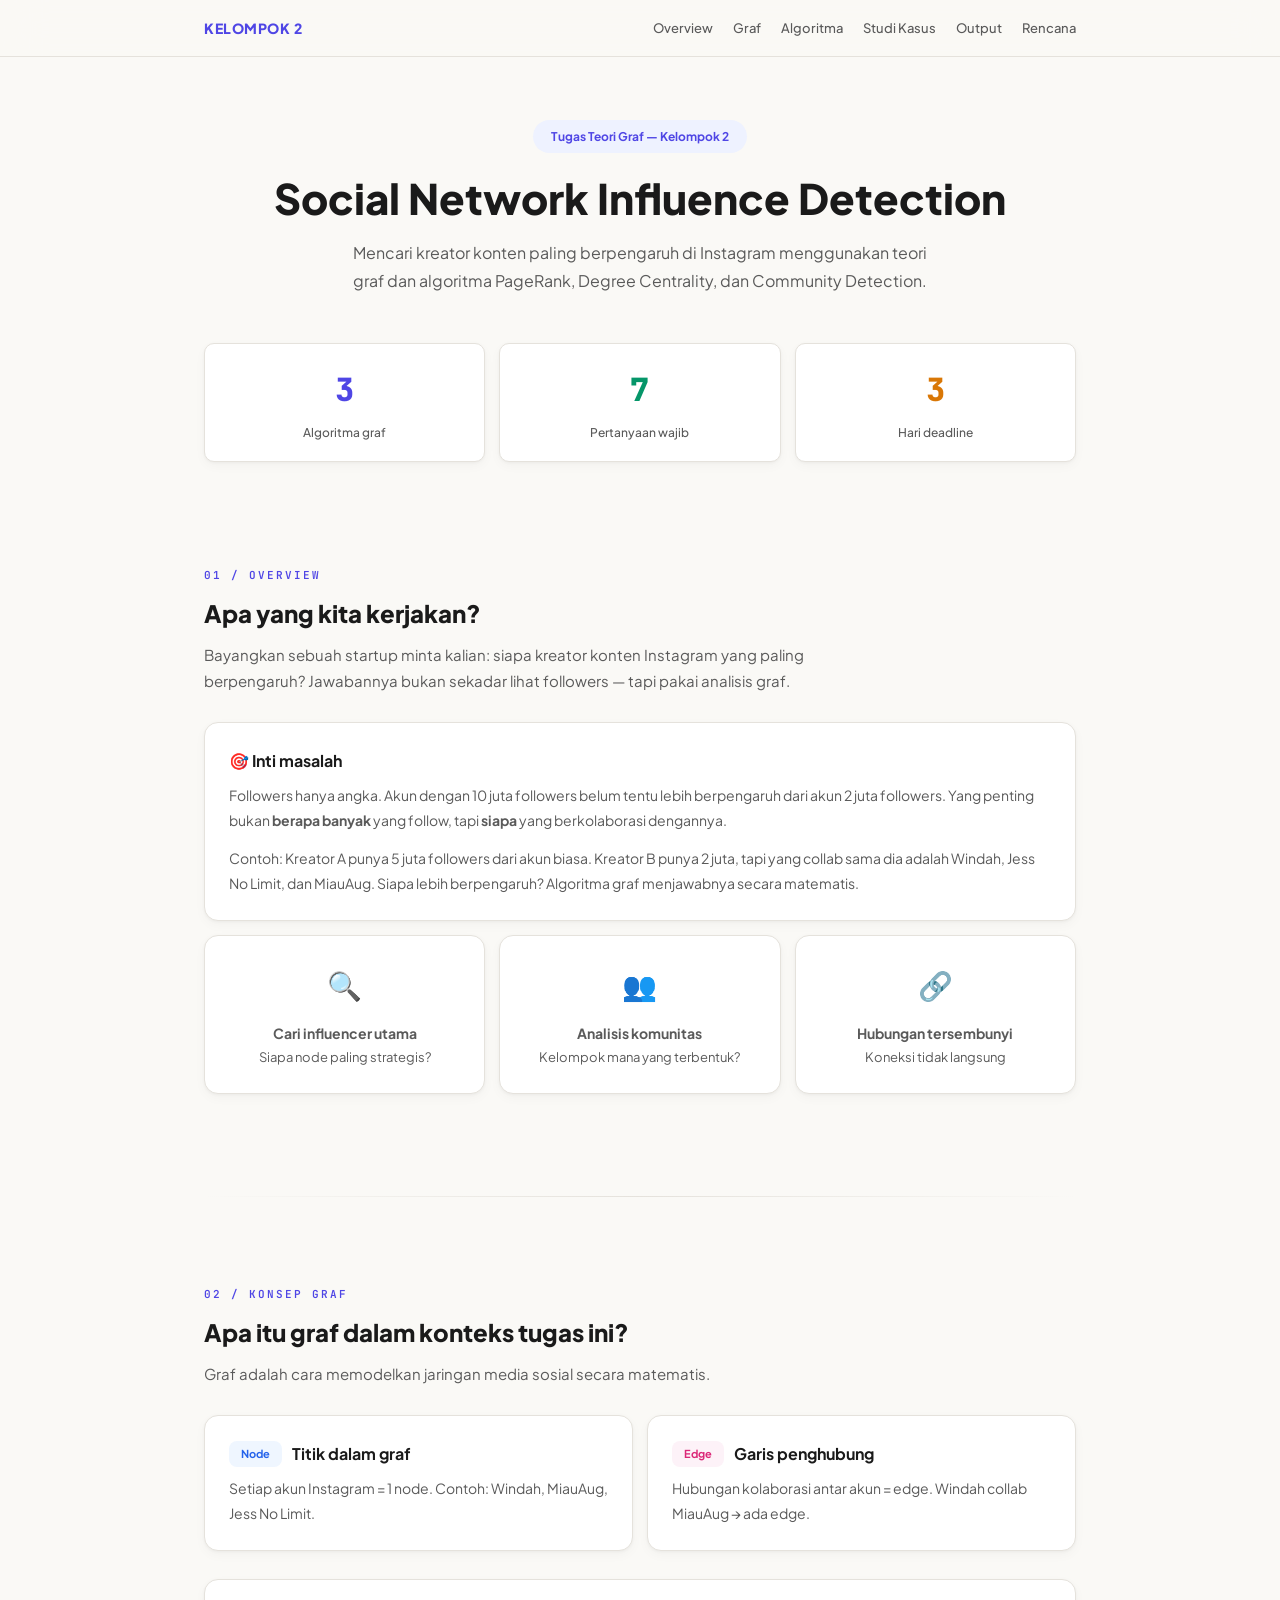
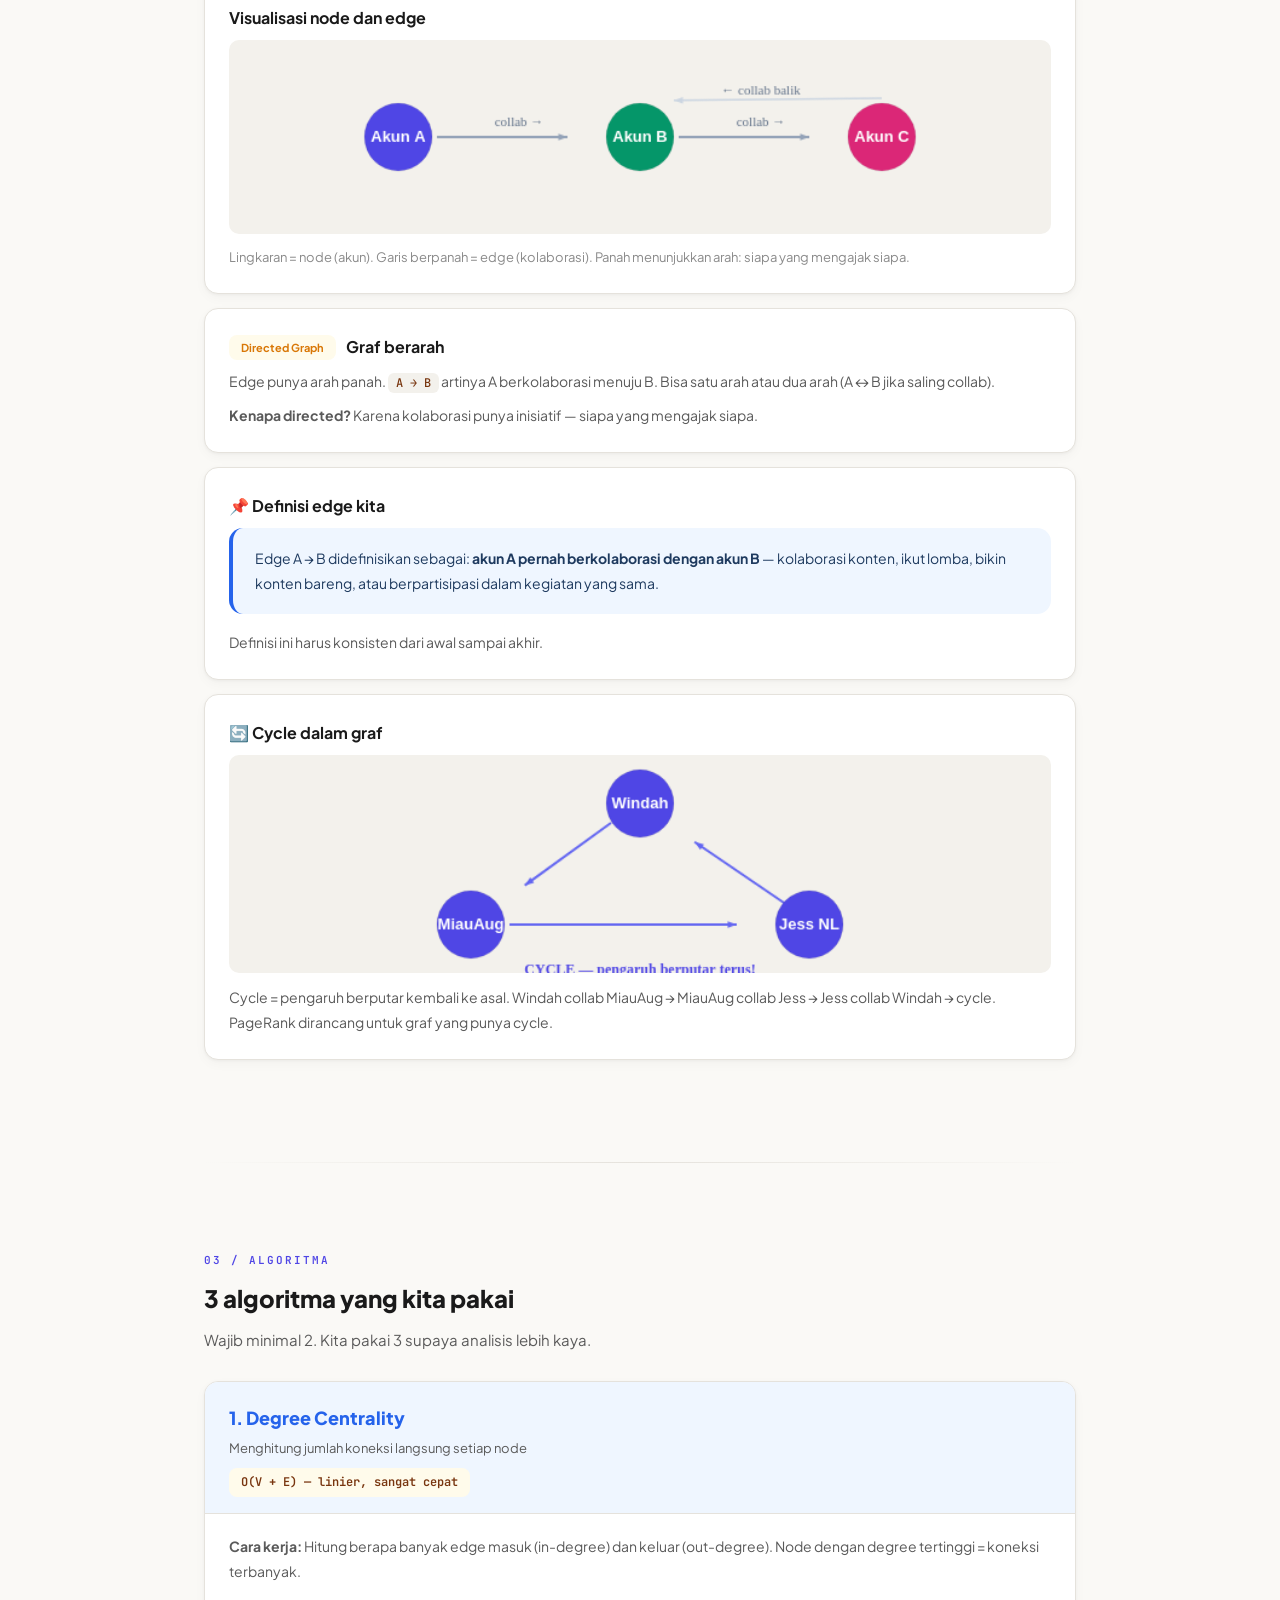
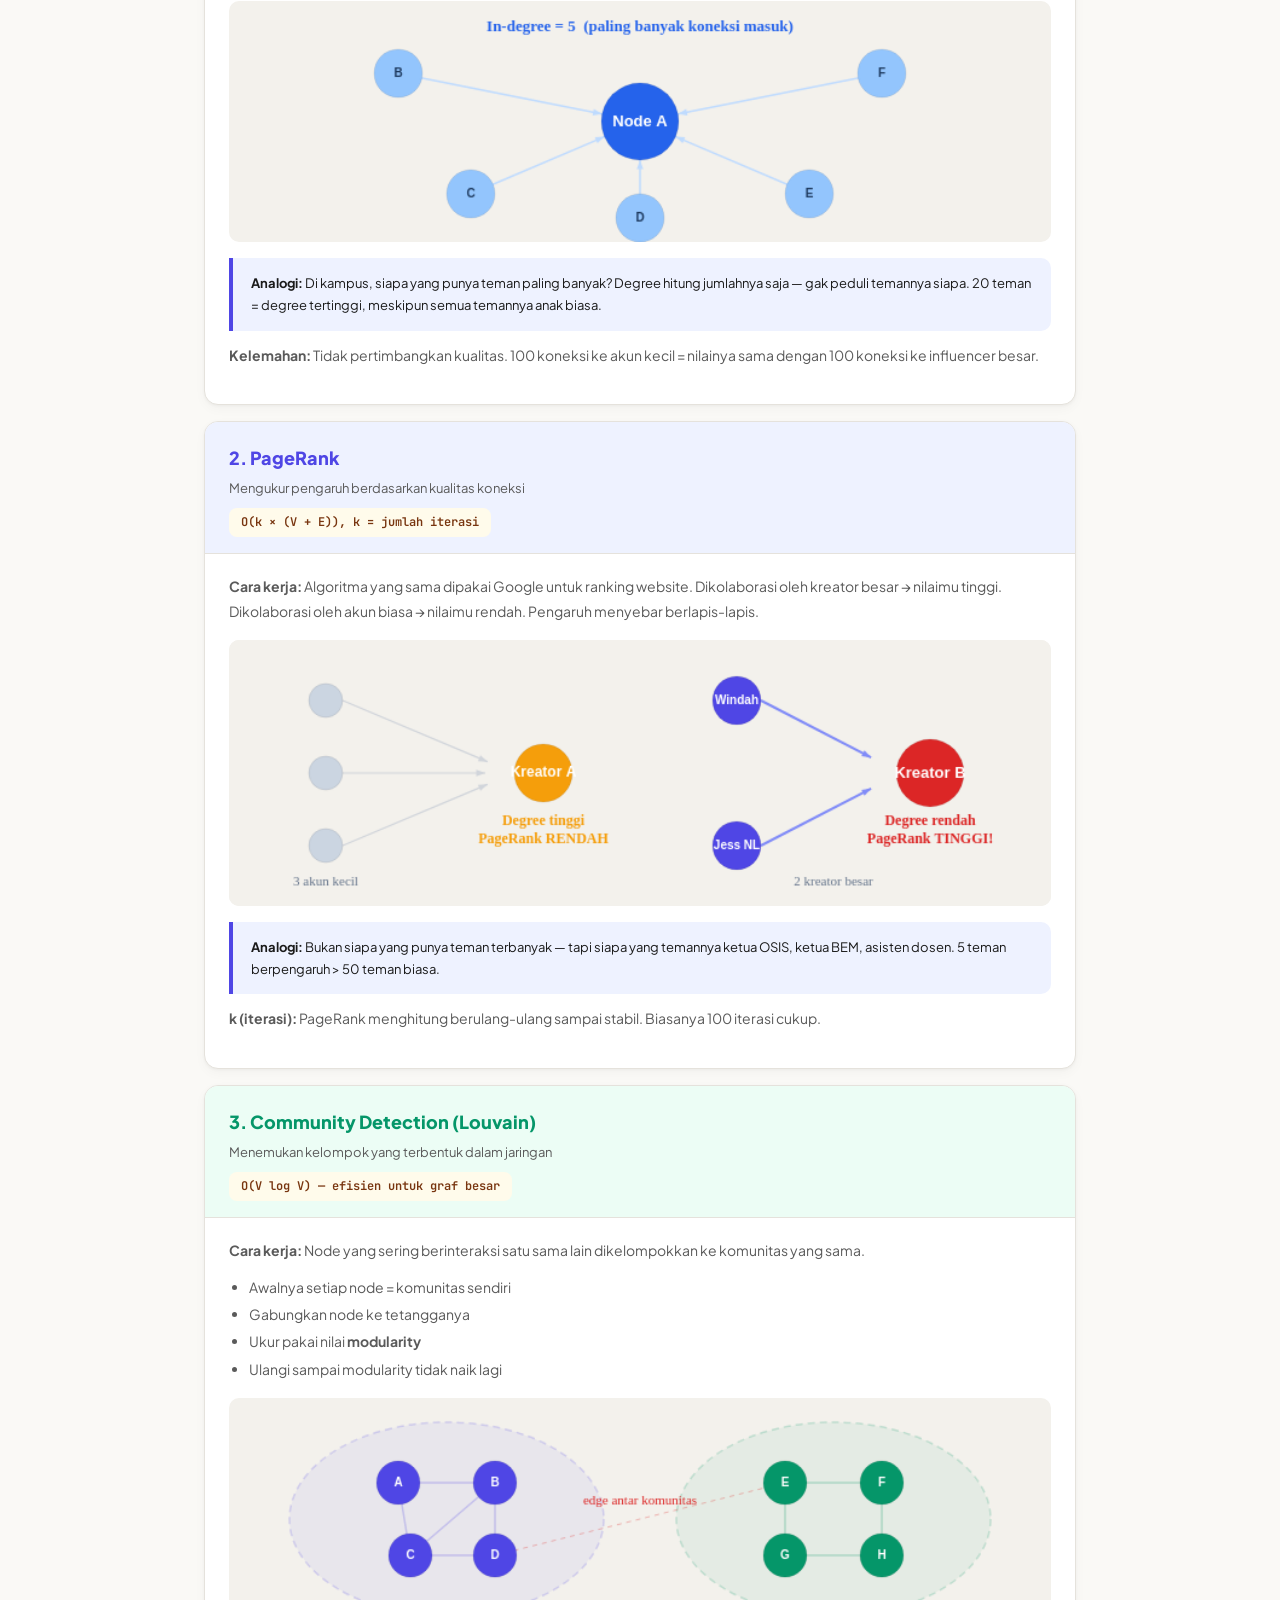
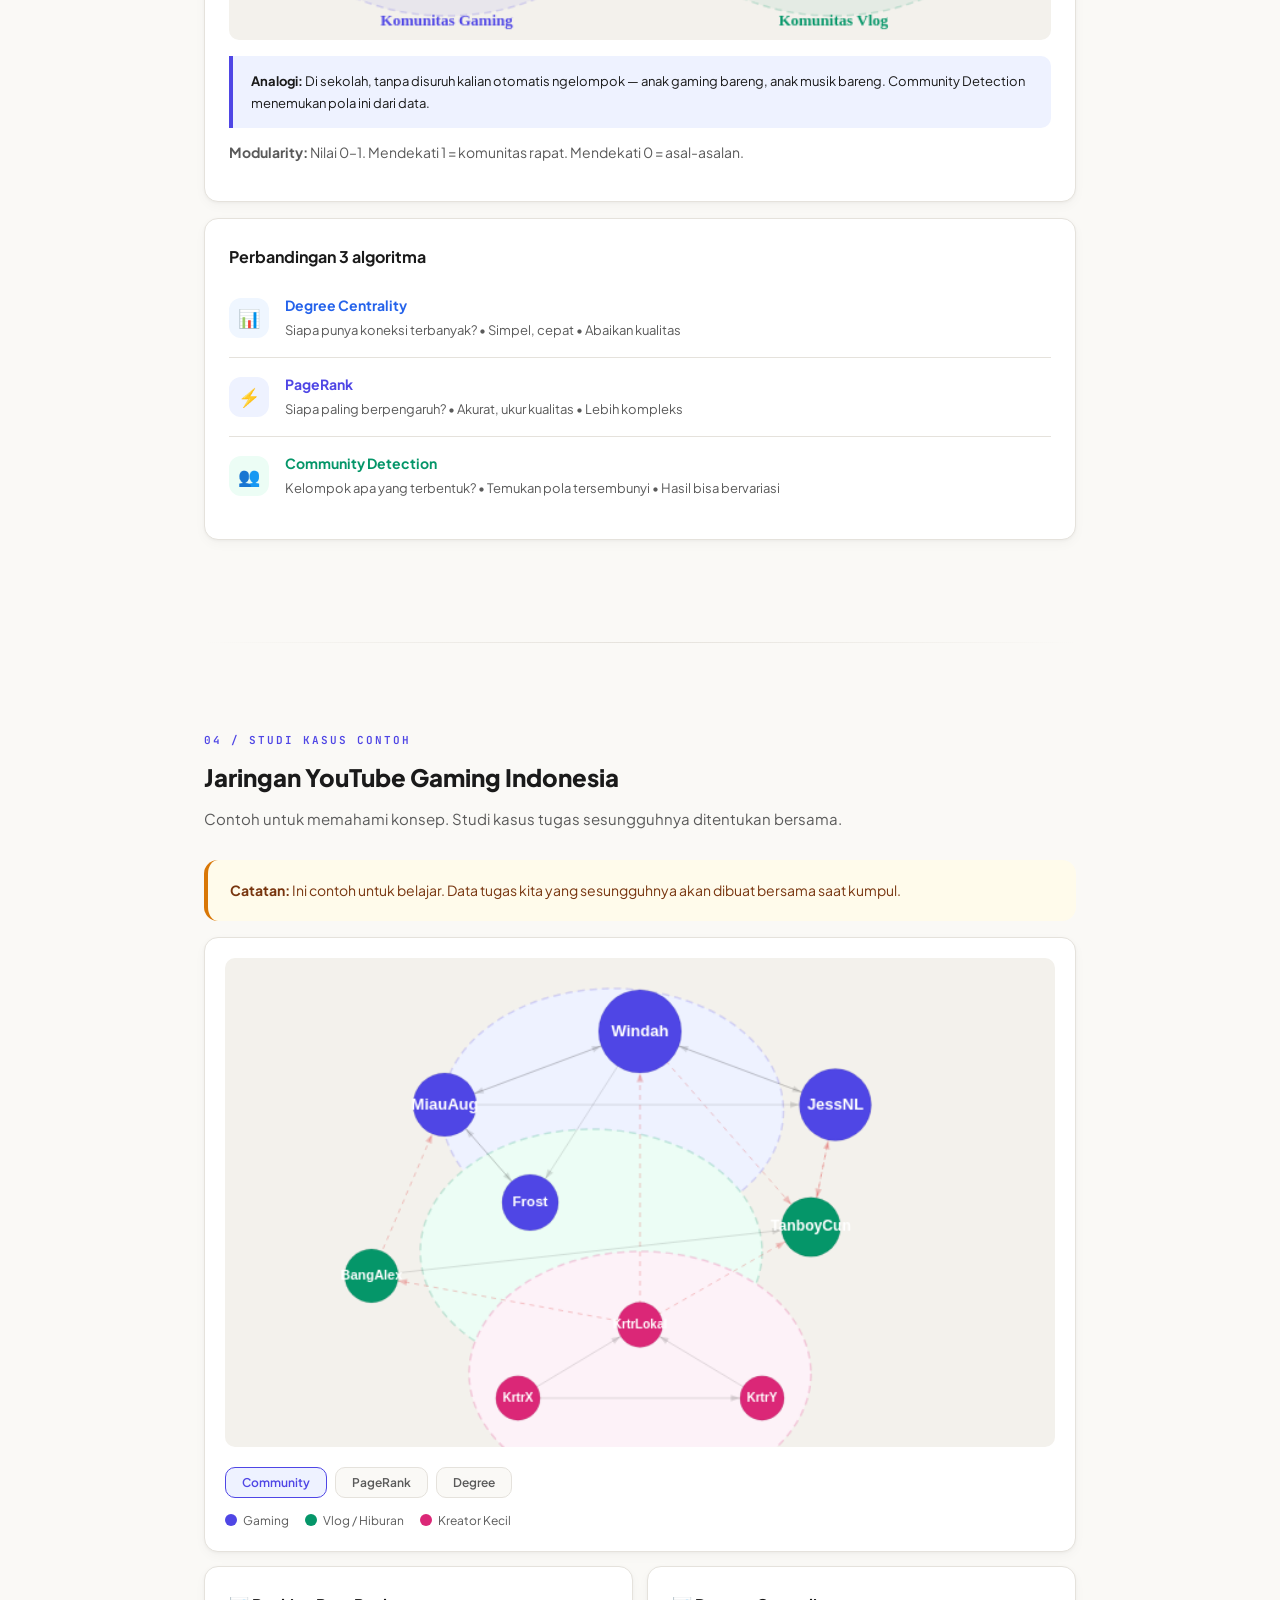
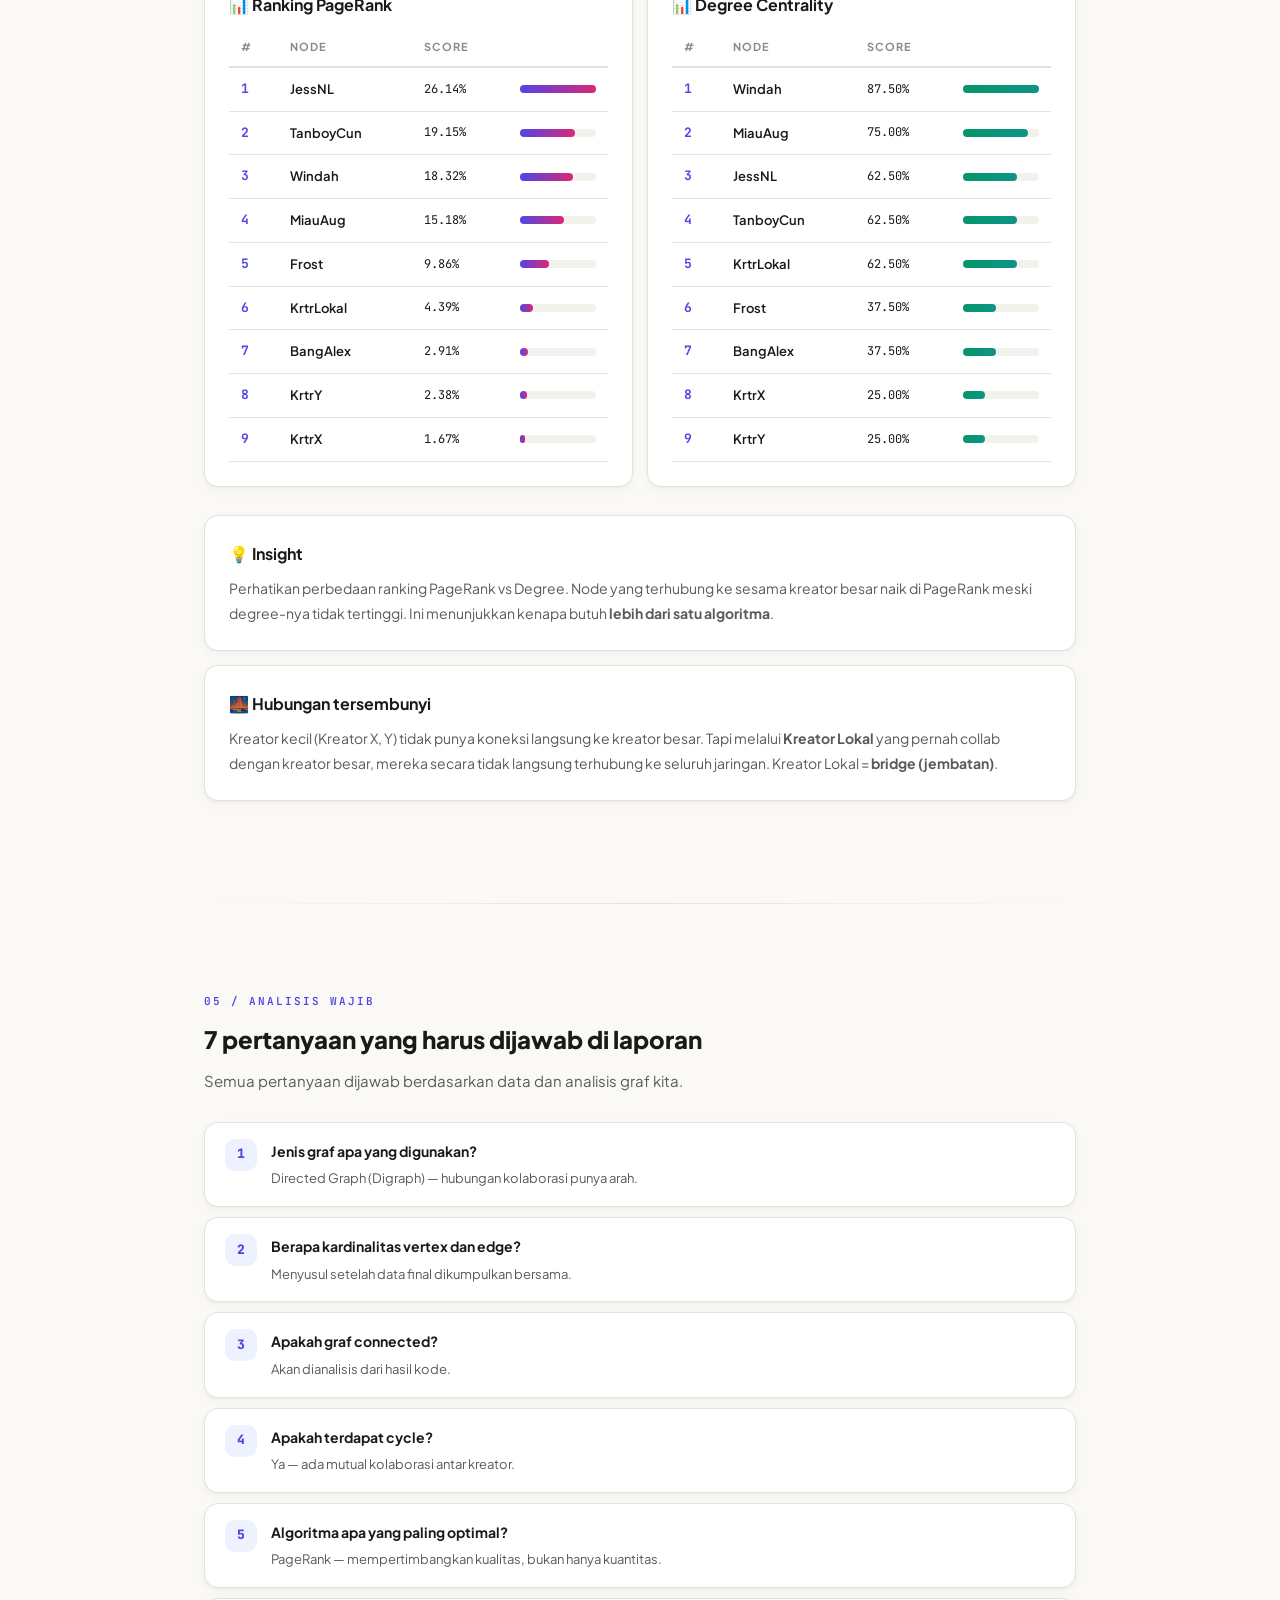
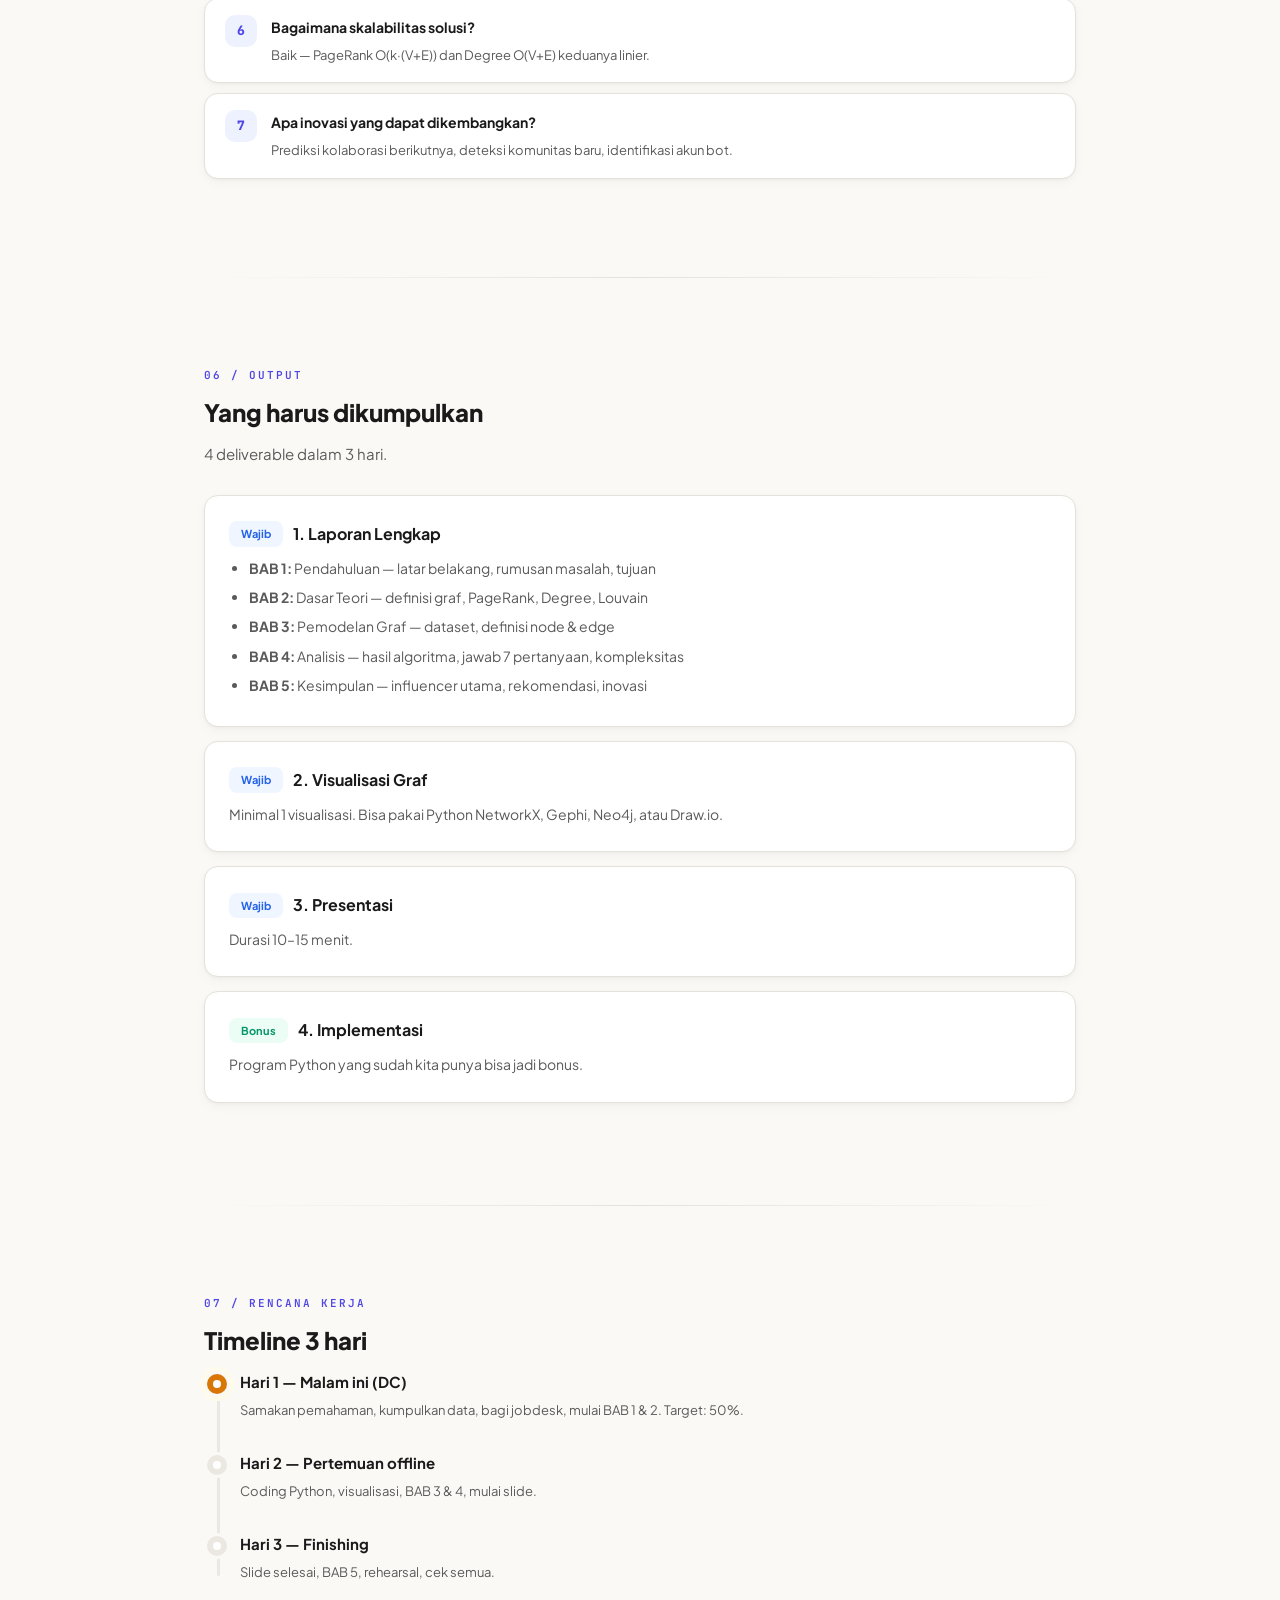
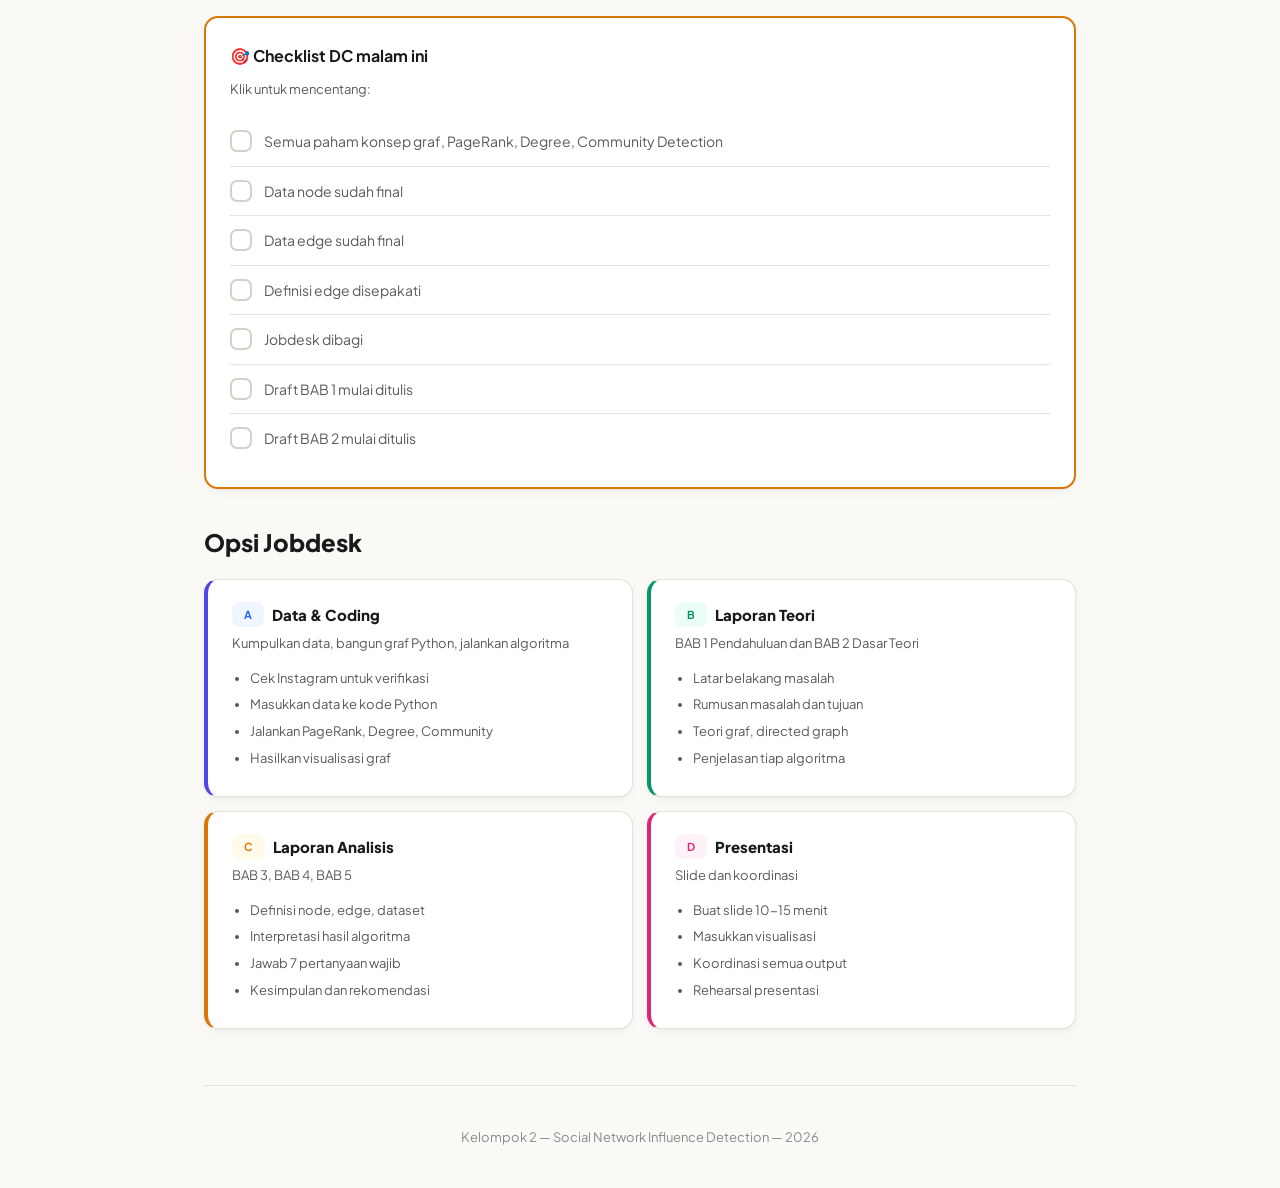
<file: dashboard-tugas.html>
<!DOCTYPE html>
<html lang="id">
<head>
<meta charset="UTF-8">
<meta name="viewport" content="width=device-width, initial-scale=1.0">
<title>Kelompok 2 — Social Network Influence Detection</title>
<link href="https://fonts.googleapis.com/css2?family=JetBrains+Mono:wght@400;500;700&family=Plus+Jakarta+Sans:wght@400;500;600;700;800&display=swap" rel="stylesheet">
<style>
*{margin:0;padding:0;box-sizing:border-box}
:root{
--bg:#faf9f6;--bg2:#ffffff;--bg3:#f3f1ec;--bg4:#ebe8e1;
--text:#1a1a1a;--text2:#5a5a5a;--text3:#8a8a8a;
--accent:#4f46e5;--accent2:#6366f1;--accent-light:#eef2ff;
--green:#059669;--green-light:#ecfdf5;--green-dark:#064e3b;
--red:#dc2626;--red-light:#fef2f2;
--amber:#d97706;--amber-light:#fffbeb;--amber-dark:#78350f;
--blue:#2563eb;--blue-light:#eff6ff;--blue-dark:#1e3a5f;
--pink:#db2777;--pink-light:#fdf2f8;
--teal:#0d9488;--teal-light:#f0fdfa;
--border:#e5e2dc;--border2:#d5d0c8;
--radius:14px;--radius-sm:10px;
--shadow:0 1px 3px rgba(0,0,0,0.04),0 4px 12px rgba(0,0,0,0.03);
--shadow-lg:0 4px 24px rgba(0,0,0,0.06);
}
html{scroll-behavior:smooth}
body{font-family:'Plus Jakarta Sans',sans-serif;background:var(--bg);color:var(--text);line-height:1.75}
::selection{background:var(--accent);color:#fff}
.container{max-width:920px;margin:0 auto;padding:0 24px}
nav{position:fixed;top:0;left:0;right:0;z-index:100;background:rgba(250,249,246,0.9);backdrop-filter:blur(20px);border-bottom:1px solid var(--border)}
nav .container{display:flex;align-items:center;justify-content:space-between;height:56px}
nav .logo{font-weight:800;font-size:14px;letter-spacing:0.5px;color:var(--accent)}
nav .nav-links{display:flex;gap:20px}
nav .nav-links a{font-size:13px;color:var(--text2);text-decoration:none;transition:color .2s;font-weight:500}
nav .nav-links a:hover{color:var(--accent)}
.hero{padding:120px 0 48px;text-align:center}
.hero .badge{display:inline-block;padding:6px 18px;background:var(--accent-light);color:var(--accent);font-size:12px;font-weight:700;border-radius:20px;margin-bottom:20px}
.hero h1{font-size:clamp(28px,5vw,42px);font-weight:800;line-height:1.2;margin-bottom:16px}
.hero p{font-size:16px;color:var(--text2);max-width:600px;margin:0 auto}
section{padding:56px 0}
.section-label{font-family:'JetBrains Mono',monospace;font-size:11px;color:var(--accent);letter-spacing:2px;text-transform:uppercase;margin-bottom:6px;font-weight:600}
.section-title{font-size:24px;font-weight:800;margin-bottom:8px}
.section-desc{font-size:15px;color:var(--text2);margin-bottom:28px;max-width:640px}
.card{background:var(--bg2);border:1px solid var(--border);border-radius:var(--radius);padding:24px;margin-bottom:14px;box-shadow:var(--shadow);transition:box-shadow .3s}
.card:hover{box-shadow:var(--shadow-lg)}
.card h3{font-size:16px;font-weight:700;margin-bottom:8px;display:flex;align-items:center;gap:10px}
.card p,.card li{font-size:14px;color:var(--text2);line-height:1.8}
.card ul{padding-left:20px}
.card ul li{margin-bottom:4px}
.tag{display:inline-block;padding:3px 12px;border-radius:8px;font-size:11px;font-weight:700}
.tag-green{background:var(--green-light);color:var(--green)}
.tag-amber{background:var(--amber-light);color:var(--amber)}
.tag-blue{background:var(--blue-light);color:var(--blue)}
.tag-pink{background:var(--pink-light);color:var(--pink)}
.grid-2{display:grid;grid-template-columns:1fr 1fr;gap:14px}
.grid-3{display:grid;grid-template-columns:1fr 1fr 1fr;gap:14px}
@media(max-width:640px){.grid-2,.grid-3{grid-template-columns:1fr}}
.algo-card{background:var(--bg2);border:1px solid var(--border);border-radius:var(--radius);overflow:hidden;box-shadow:var(--shadow);margin-bottom:16px}
.algo-header{padding:20px 24px 16px;border-bottom:1px solid var(--border)}
.algo-header h3{font-size:18px;font-weight:800;margin-bottom:2px}
.algo-header .complexity{font-family:'JetBrains Mono',monospace;font-size:12px;font-weight:600;color:var(--amber-dark);background:var(--amber-light);padding:4px 12px;border-radius:8px;display:inline-block;margin-top:8px}
.algo-body{padding:20px 24px 24px}
.algo-body p{font-size:14px;color:var(--text2);line-height:1.8;margin-bottom:12px}
.algo-body ul{padding-left:20px;margin-bottom:12px}
.algo-body li{font-size:14px;color:var(--text2);line-height:1.8;margin-bottom:2px}
.algo-analogy{background:var(--accent-light);border-left:4px solid var(--accent);padding:14px 18px;border-radius:0 var(--radius-sm) var(--radius-sm) 0;font-size:13px;color:var(--text);margin-top:14px;line-height:1.7}
.graph-container{background:var(--bg2);border:1px solid var(--border);border-radius:var(--radius);padding:20px;margin-bottom:14px;box-shadow:var(--shadow)}
canvas#graphCanvas{width:100%;border-radius:var(--radius-sm);background:var(--bg3)}
.graph-controls{display:flex;gap:8px;margin-top:12px;flex-wrap:wrap}
.graph-btn{padding:7px 16px;font-size:12px;font-family:'Plus Jakarta Sans',sans-serif;font-weight:600;border:1px solid var(--border);border-radius:var(--radius-sm);background:var(--bg);color:var(--text2);cursor:pointer;transition:all .2s}
.graph-btn:hover{border-color:var(--accent);color:var(--accent)}
.graph-btn.active{background:var(--accent-light);border-color:var(--accent);color:var(--accent)}
.rank-table{width:100%;border-collapse:collapse;font-size:13px}
.rank-table th{text-align:left;padding:10px 12px;font-weight:700;color:var(--text3);border-bottom:2px solid var(--border);font-size:11px;text-transform:uppercase;letter-spacing:1px}
.rank-table td{padding:10px 12px;border-bottom:1px solid var(--border)}
.rank-table tr:hover{background:var(--accent-light)}
.rank-num{font-family:'JetBrains Mono',monospace;font-weight:700;color:var(--accent)}
.rank-bar{height:8px;border-radius:4px;background:var(--bg3)}
.rank-bar-fill{height:100%;border-radius:4px}
.q-card{background:var(--bg2);border:1px solid var(--border);border-radius:var(--radius);padding:16px 20px;margin-bottom:10px;display:flex;gap:14px;align-items:flex-start;box-shadow:var(--shadow)}
.q-num{min-width:32px;height:32px;border-radius:10px;background:var(--accent-light);color:var(--accent);display:flex;align-items:center;justify-content:center;font-size:13px;font-weight:800;font-family:'JetBrains Mono',monospace}
.q-content h4{font-size:14px;font-weight:700;margin-bottom:4px}
.q-content p{font-size:13px;color:var(--text2)}
.timeline{position:relative;padding-left:36px}
.timeline::before{content:'';position:absolute;left:13px;top:8px;bottom:8px;width:3px;background:var(--bg4);border-radius:2px}
.tl-item{position:relative;margin-bottom:28px}
.tl-dot{position:absolute;left:-36px;top:2px;width:26px;height:26px;border-radius:50%;display:flex;align-items:center;justify-content:center;border:3px solid var(--bg)}
.tl-dot.active{background:var(--amber);box-shadow:0 0 0 4px var(--amber-light)}
.tl-dot.pending{background:var(--bg4)}
.tl-dot-inner{width:8px;height:8px;border-radius:50%;background:#fff}
.tl-content h4{font-size:15px;font-weight:700;margin-bottom:4px}
.tl-content p{font-size:13px;color:var(--text2)}
.check-item{display:flex;align-items:center;gap:12px;padding:12px 0;border-bottom:1px solid var(--border);font-size:14px;cursor:pointer;user-select:none}
.check-item:last-child{border-bottom:none}
.check-box{width:22px;height:22px;border-radius:7px;border:2px solid var(--border2);cursor:pointer;display:flex;align-items:center;justify-content:center;transition:all .2s;flex-shrink:0}
.check-box.checked{background:var(--green);border-color:var(--green)}
.check-box.checked::after{content:'✓';color:#fff;font-size:13px;font-weight:700}
.check-label{color:var(--text2)}.check-label.done{text-decoration:line-through;color:var(--text3)}
.job-card{border-radius:var(--radius);padding:22px 24px;border:1px solid var(--border);box-shadow:var(--shadow);background:var(--bg2)}
.job-card h3{font-size:15px;font-weight:800;margin-bottom:4px;display:flex;align-items:center;gap:8px}
.job-card .job-desc{font-size:13px;color:var(--text2);margin-bottom:12px}
.job-card ul{padding-left:18px}
.job-card li{font-size:13px;color:var(--text2);margin-bottom:4px}
.job-a{border-left:4px solid var(--accent)}.job-b{border-left:4px solid var(--green)}.job-c{border-left:4px solid var(--amber)}.job-d{border-left:4px solid var(--pink)}
.stat-card{background:var(--bg2);border:1px solid var(--border);border-radius:var(--radius-sm);padding:18px;text-align:center;box-shadow:var(--shadow)}
.stat-num{font-size:32px;font-weight:800;font-family:'JetBrains Mono',monospace}
.stat-label{font-size:12px;color:var(--text2);margin-top:4px;font-weight:500}
.divider{height:1px;background:linear-gradient(90deg,transparent,var(--border),transparent);margin:32px 0}
code{font-family:'JetBrains Mono',monospace;font-size:12px;background:var(--bg3);padding:2px 8px;border-radius:6px;color:var(--amber-dark);font-weight:500}
footer{padding:40px 0;text-align:center;color:var(--text3);font-size:13px;border-top:1px solid var(--border)}
.fade-in{opacity:0;transform:translateY(20px);transition:opacity .6s,transform .6s}.fade-in.visible{opacity:1;transform:translateY(0)}
.callout{border-radius:var(--radius);padding:18px 22px;margin-bottom:16px;font-size:14px;line-height:1.8}
.callout-blue{background:var(--blue-light);border-left:4px solid var(--blue);color:var(--blue-dark)}
.callout-amber{background:var(--amber-light);border-left:4px solid var(--amber);color:var(--amber-dark)}
.compare-row{display:flex;align-items:center;gap:16px;padding:14px 0;border-bottom:1px solid var(--border)}.compare-row:last-child{border-bottom:none}
.compare-icon{width:40px;height:40px;border-radius:12px;display:flex;align-items:center;justify-content:center;font-size:18px;flex-shrink:0}
.compare-content{flex:1}.compare-content h4{font-size:14px;font-weight:700;margin-bottom:2px}.compare-content p{font-size:13px;color:var(--text2)}
canvas.mini-viz{width:100%;border-radius:var(--radius-sm);background:var(--bg3);display:block}
</style>
</head>
<body>
<nav><div class="container"><div class="logo">KELOMPOK 2</div><div class="nav-links"><a href="#overview">Overview</a><a href="#graf">Graf</a><a href="#algoritma">Algoritma</a><a href="#studi-kasus">Studi Kasus</a><a href="#output">Output</a><a href="#rencana">Rencana</a></div></div></nav>
<div class="container">
<div class="hero"><div class="badge">Tugas Teori Graf — Kelompok 2</div><h1>Social Network Influence Detection</h1><p>Mencari kreator konten paling berpengaruh di Instagram menggunakan teori graf dan algoritma PageRank, Degree Centrality, dan Community Detection.</p></div>
<div class="grid-3 fade-in" style="margin-bottom:48px"><div class="stat-card"><div class="stat-num" style="color:var(--accent)">3</div><div class="stat-label">Algoritma graf</div></div><div class="stat-card"><div class="stat-num" style="color:var(--green)">7</div><div class="stat-label">Pertanyaan wajib</div></div><div class="stat-card"><div class="stat-num" style="color:var(--amber)">3</div><div class="stat-label">Hari deadline</div></div></div>

<section id="overview" class="fade-in"><div class="section-label">01 / Overview</div><div class="section-title">Apa yang kita kerjakan?</div><div class="section-desc">Bayangkan sebuah startup minta kalian: siapa kreator konten Instagram yang paling berpengaruh? Jawabannya bukan sekadar lihat followers — tapi pakai analisis graf.</div>
<div class="card"><h3>🎯 Inti masalah</h3><p>Followers hanya angka. Akun dengan 10 juta followers belum tentu lebih berpengaruh dari akun 2 juta followers. Yang penting bukan <strong>berapa banyak</strong> yang follow, tapi <strong>siapa</strong> yang berkolaborasi dengannya.</p><p style="margin-top:12px">Contoh: Kreator A punya 5 juta followers dari akun biasa. Kreator B punya 2 juta, tapi yang collab sama dia adalah Windah, Jess No Limit, dan MiauAug. Siapa lebih berpengaruh? Algoritma graf menjawabnya secara matematis.</p></div>
<div class="grid-3" style="margin-top:14px"><div class="card" style="text-align:center"><h3 style="justify-content:center;font-size:28px;margin-bottom:12px">🔍</h3><p><strong>Cari influencer utama</strong></p><p style="font-size:13px">Siapa node paling strategis?</p></div><div class="card" style="text-align:center"><h3 style="justify-content:center;font-size:28px;margin-bottom:12px">👥</h3><p><strong>Analisis komunitas</strong></p><p style="font-size:13px">Kelompok mana yang terbentuk?</p></div><div class="card" style="text-align:center"><h3 style="justify-content:center;font-size:28px;margin-bottom:12px">🔗</h3><p><strong>Hubungan tersembunyi</strong></p><p style="font-size:13px">Koneksi tidak langsung</p></div></div></section>

<div class="divider"></div>

<section id="graf" class="fade-in"><div class="section-label">02 / Konsep Graf</div><div class="section-title">Apa itu graf dalam konteks tugas ini?</div><div class="section-desc">Graf adalah cara memodelkan jaringan media sosial secara matematis.</div>
<div class="grid-2"><div class="card"><h3><span class="tag tag-blue">Node</span> Titik dalam graf</h3><p>Setiap akun Instagram = 1 node. Contoh: Windah, MiauAug, Jess No Limit.</p></div><div class="card"><h3><span class="tag tag-pink">Edge</span> Garis penghubung</h3><p>Hubungan kolaborasi antar akun = edge. Windah collab MiauAug → ada edge.</p></div></div>
<div class="card" style="margin-top:14px"><h3>Visualisasi node dan edge</h3><canvas id="nodeEdgeViz" class="mini-viz" height="160"></canvas><p style="margin-top:12px;font-size:13px;color:var(--text3)">Lingkaran = node (akun). Garis berpanah = edge (kolaborasi). Panah menunjukkan arah: siapa yang mengajak siapa.</p></div>
<div class="card" style="margin-top:14px"><h3><span class="tag tag-amber">Directed Graph</span> Graf berarah</h3><p>Edge punya arah panah. <code>A → B</code> artinya A berkolaborasi menuju B. Bisa satu arah atau dua arah (A ↔ B jika saling collab).</p><p style="margin-top:8px"><strong>Kenapa directed?</strong> Karena kolaborasi punya inisiatif — siapa yang mengajak siapa.</p></div>
<div class="card" style="margin-top:14px"><h3>📌 Definisi edge kita</h3><div class="callout callout-blue" style="margin-top:8px">Edge A → B didefinisikan sebagai: <strong>akun A pernah berkolaborasi dengan akun B</strong> — kolaborasi konten, ikut lomba, bikin konten bareng, atau berpartisipasi dalam kegiatan yang sama.</div><p>Definisi ini harus konsisten dari awal sampai akhir.</p></div>
<div class="card" style="margin-top:14px"><h3>🔄 Cycle dalam graf</h3><canvas id="cycleViz" class="mini-viz" height="180"></canvas><p style="margin-top:12px">Cycle = pengaruh berputar kembali ke asal. Windah collab MiauAug → MiauAug collab Jess → Jess collab Windah → cycle. PageRank dirancang untuk graf yang punya cycle.</p></div></section>

<div class="divider"></div>

<section id="algoritma" class="fade-in"><div class="section-label">03 / Algoritma</div><div class="section-title">3 algoritma yang kita pakai</div><div class="section-desc">Wajib minimal 2. Kita pakai 3 supaya analisis lebih kaya.</div>

<div class="algo-card"><div class="algo-header" style="background:var(--blue-light)"><h3 style="color:var(--blue)">1. Degree Centrality</h3><p style="font-size:13px;color:var(--text2);margin-top:4px">Menghitung jumlah koneksi langsung setiap node</p><div class="complexity">O(V + E) — linier, sangat cepat</div></div><div class="algo-body"><p><strong>Cara kerja:</strong> Hitung berapa banyak edge masuk (in-degree) dan keluar (out-degree). Node dengan degree tertinggi = koneksi terbanyak.</p><canvas id="degreeViz" class="mini-viz" height="200" style="margin:16px 0"></canvas><div class="algo-analogy"><strong>Analogi:</strong> Di kampus, siapa yang punya teman paling banyak? Degree hitung jumlahnya saja — gak peduli temannya siapa. 20 teman = degree tertinggi, meskipun semua temannya anak biasa.</div><p style="margin-top:12px"><strong>Kelemahan:</strong> Tidak pertimbangkan kualitas. 100 koneksi ke akun kecil = nilainya sama dengan 100 koneksi ke influencer besar.</p></div></div>

<div class="algo-card"><div class="algo-header" style="background:var(--accent-light)"><h3 style="color:var(--accent)">2. PageRank</h3><p style="font-size:13px;color:var(--text2);margin-top:4px">Mengukur pengaruh berdasarkan kualitas koneksi</p><div class="complexity">O(k × (V + E)), k = jumlah iterasi</div></div><div class="algo-body"><p><strong>Cara kerja:</strong> Algoritma yang sama dipakai Google untuk ranking website. Dikolaborasi oleh kreator besar → nilaimu tinggi. Dikolaborasi oleh akun biasa → nilaimu rendah. Pengaruh menyebar berlapis-lapis.</p><canvas id="pagerankViz" class="mini-viz" height="220" style="margin:16px 0"></canvas><div class="algo-analogy"><strong>Analogi:</strong> Bukan siapa yang punya teman terbanyak — tapi siapa yang temannya ketua OSIS, ketua BEM, asisten dosen. 5 teman berpengaruh > 50 teman biasa.</div><p style="margin-top:12px"><strong>k (iterasi):</strong> PageRank menghitung berulang-ulang sampai stabil. Biasanya 100 iterasi cukup.</p></div></div>

<div class="algo-card"><div class="algo-header" style="background:var(--green-light)"><h3 style="color:var(--green)">3. Community Detection (Louvain)</h3><p style="font-size:13px;color:var(--text2);margin-top:4px">Menemukan kelompok yang terbentuk dalam jaringan</p><div class="complexity">O(V log V) — efisien untuk graf besar</div></div><div class="algo-body"><p><strong>Cara kerja:</strong> Node yang sering berinteraksi satu sama lain dikelompokkan ke komunitas yang sama.</p><ul><li>Awalnya setiap node = komunitas sendiri</li><li>Gabungkan node ke tetangganya</li><li>Ukur pakai nilai <strong>modularity</strong></li><li>Ulangi sampai modularity tidak naik lagi</li></ul><canvas id="communityViz" class="mini-viz" height="200" style="margin:16px 0"></canvas><div class="algo-analogy"><strong>Analogi:</strong> Di sekolah, tanpa disuruh kalian otomatis ngelompok — anak gaming bareng, anak musik bareng. Community Detection menemukan pola ini dari data.</div><p style="margin-top:12px"><strong>Modularity:</strong> Nilai 0–1. Mendekati 1 = komunitas rapat. Mendekati 0 = asal-asalan.</p></div></div>

<div class="card"><h3>Perbandingan 3 algoritma</h3><div class="compare-row"><div class="compare-icon" style="background:var(--blue-light)">📊</div><div class="compare-content"><h4 style="color:var(--blue)">Degree Centrality</h4><p>Siapa punya koneksi terbanyak? • Simpel, cepat • Abaikan kualitas</p></div></div><div class="compare-row"><div class="compare-icon" style="background:var(--accent-light)">⚡</div><div class="compare-content"><h4 style="color:var(--accent)">PageRank</h4><p>Siapa paling berpengaruh? • Akurat, ukur kualitas • Lebih kompleks</p></div></div><div class="compare-row"><div class="compare-icon" style="background:var(--green-light)">👥</div><div class="compare-content"><h4 style="color:var(--green)">Community Detection</h4><p>Kelompok apa yang terbentuk? • Temukan pola tersembunyi • Hasil bisa bervariasi</p></div></div></div></section>

<div class="divider"></div>

<section id="studi-kasus" class="fade-in"><div class="section-label">04 / Studi Kasus Contoh</div><div class="section-title">Jaringan YouTube Gaming Indonesia</div><div class="section-desc">Contoh untuk memahami konsep. Studi kasus tugas sesungguhnya ditentukan bersama.</div>
<div class="callout callout-amber"><strong>Catatan:</strong> Ini contoh untuk belajar. Data tugas kita yang sesungguhnya akan dibuat bersama saat kumpul.</div>
<div class="graph-container"><canvas id="graphCanvas" height="400"></canvas><div class="graph-controls"><button class="graph-btn active" onclick="setMode('community')">Community</button><button class="graph-btn" onclick="setMode('pagerank')">PageRank</button><button class="graph-btn" onclick="setMode('degree')">Degree</button></div><div style="display:flex;gap:16px;margin-top:12px;flex-wrap:wrap;font-size:12px;color:var(--text2)"><span style="display:flex;align-items:center;gap:6px"><span style="width:12px;height:12px;border-radius:50%;background:#4f46e5;display:inline-block"></span>Gaming</span><span style="display:flex;align-items:center;gap:6px"><span style="width:12px;height:12px;border-radius:50%;background:#059669;display:inline-block"></span>Vlog / Hiburan</span><span style="display:flex;align-items:center;gap:6px"><span style="width:12px;height:12px;border-radius:50%;background:#db2777;display:inline-block"></span>Kreator Kecil</span></div></div>
<div class="grid-2" style="margin-top:14px"><div class="card"><h3>📊 Ranking PageRank</h3><table class="rank-table" id="pr-table"></table></div><div class="card"><h3>📊 Degree Centrality</h3><table class="rank-table" id="dc-table"></table></div></div>
<div class="card" style="margin-top:14px"><h3>💡 Insight</h3><p>Perhatikan perbedaan ranking PageRank vs Degree. Node yang terhubung ke sesama kreator besar naik di PageRank meski degree-nya tidak tertinggi. Ini menunjukkan kenapa butuh <strong>lebih dari satu algoritma</strong>.</p></div>
<div class="card" style="margin-top:14px"><h3>🌉 Hubungan tersembunyi</h3><p>Kreator kecil (Kreator X, Y) tidak punya koneksi langsung ke kreator besar. Tapi melalui <strong>Kreator Lokal</strong> yang pernah collab dengan kreator besar, mereka secara tidak langsung terhubung ke seluruh jaringan. Kreator Lokal = <strong>bridge (jembatan)</strong>.</p></div></section>

<div class="divider"></div>

<section id="pertanyaan" class="fade-in"><div class="section-label">05 / Analisis Wajib</div><div class="section-title">7 pertanyaan yang harus dijawab di laporan</div><div class="section-desc">Semua pertanyaan dijawab berdasarkan data dan analisis graf kita.</div>
<div class="q-card"><div class="q-num">1</div><div class="q-content"><h4>Jenis graf apa yang digunakan?</h4><p>Directed Graph (Digraph) — hubungan kolaborasi punya arah.</p></div></div>
<div class="q-card"><div class="q-num">2</div><div class="q-content"><h4>Berapa kardinalitas vertex dan edge?</h4><p>Menyusul setelah data final dikumpulkan bersama.</p></div></div>
<div class="q-card"><div class="q-num">3</div><div class="q-content"><h4>Apakah graf connected?</h4><p>Akan dianalisis dari hasil kode.</p></div></div>
<div class="q-card"><div class="q-num">4</div><div class="q-content"><h4>Apakah terdapat cycle?</h4><p>Ya — ada mutual kolaborasi antar kreator.</p></div></div>
<div class="q-card"><div class="q-num">5</div><div class="q-content"><h4>Algoritma apa yang paling optimal?</h4><p>PageRank — mempertimbangkan kualitas, bukan hanya kuantitas.</p></div></div>
<div class="q-card"><div class="q-num">6</div><div class="q-content"><h4>Bagaimana skalabilitas solusi?</h4><p>Baik — PageRank O(k·(V+E)) dan Degree O(V+E) keduanya linier.</p></div></div>
<div class="q-card"><div class="q-num">7</div><div class="q-content"><h4>Apa inovasi yang dapat dikembangkan?</h4><p>Prediksi kolaborasi berikutnya, deteksi komunitas baru, identifikasi akun bot.</p></div></div></section>

<div class="divider"></div>

<section id="output" class="fade-in"><div class="section-label">06 / Output</div><div class="section-title">Yang harus dikumpulkan</div><div class="section-desc">4 deliverable dalam 3 hari.</div>
<div class="card"><h3><span class="tag tag-blue">Wajib</span> 1. Laporan Lengkap</h3><ul><li><strong>BAB 1:</strong> Pendahuluan — latar belakang, rumusan masalah, tujuan</li><li><strong>BAB 2:</strong> Dasar Teori — definisi graf, PageRank, Degree, Louvain</li><li><strong>BAB 3:</strong> Pemodelan Graf — dataset, definisi node & edge</li><li><strong>BAB 4:</strong> Analisis — hasil algoritma, jawab 7 pertanyaan, kompleksitas</li><li><strong>BAB 5:</strong> Kesimpulan — influencer utama, rekomendasi, inovasi</li></ul></div>
<div class="card"><h3><span class="tag tag-blue">Wajib</span> 2. Visualisasi Graf</h3><p>Minimal 1 visualisasi. Bisa pakai Python NetworkX, Gephi, Neo4j, atau Draw.io.</p></div>
<div class="card"><h3><span class="tag tag-blue">Wajib</span> 3. Presentasi</h3><p>Durasi 10–15 menit.</p></div>
<div class="card"><h3><span class="tag tag-green">Bonus</span> 4. Implementasi</h3><p>Program Python yang sudah kita punya bisa jadi bonus.</p></div></section>

<div class="divider"></div>

<section id="rencana" class="fade-in"><div class="section-label">07 / Rencana Kerja</div><div class="section-title">Timeline 3 hari</div>
<div class="timeline" style="margin-bottom:32px"><div class="tl-item"><div class="tl-dot active"><div class="tl-dot-inner"></div></div><div class="tl-content"><h4>Hari 1 — Malam ini (DC)</h4><p>Samakan pemahaman, kumpulkan data, bagi jobdesk, mulai BAB 1 & 2. Target: 50%.</p></div></div><div class="tl-item"><div class="tl-dot pending"><div class="tl-dot-inner"></div></div><div class="tl-content"><h4>Hari 2 — Pertemuan offline</h4><p>Coding Python, visualisasi, BAB 3 & 4, mulai slide.</p></div></div><div class="tl-item"><div class="tl-dot pending"><div class="tl-dot-inner"></div></div><div class="tl-content"><h4>Hari 3 — Finishing</h4><p>Slide selesai, BAB 5, rehearsal, cek semua.</p></div></div></div>

<div class="card" style="border:2px solid var(--amber)"><h3>🎯 Checklist DC malam ini</h3><p style="margin-bottom:16px;font-size:13px;color:var(--text2)">Klik untuk mencentang:</p>
<div class="check-item" onclick="toggleCheck(this)"><div class="check-box"></div><span class="check-label">Semua paham konsep graf, PageRank, Degree, Community Detection</span></div>
<div class="check-item" onclick="toggleCheck(this)"><div class="check-box"></div><span class="check-label">Data node sudah final</span></div>
<div class="check-item" onclick="toggleCheck(this)"><div class="check-box"></div><span class="check-label">Data edge sudah final</span></div>
<div class="check-item" onclick="toggleCheck(this)"><div class="check-box"></div><span class="check-label">Definisi edge disepakati</span></div>
<div class="check-item" onclick="toggleCheck(this)"><div class="check-box"></div><span class="check-label">Jobdesk dibagi</span></div>
<div class="check-item" onclick="toggleCheck(this)"><div class="check-box"></div><span class="check-label">Draft BAB 1 mulai ditulis</span></div>
<div class="check-item" onclick="toggleCheck(this)"><div class="check-box"></div><span class="check-label">Draft BAB 2 mulai ditulis</span></div></div>

<div class="section-title" style="margin-top:32px;margin-bottom:16px">Opsi Jobdesk</div>
<div class="grid-2"><div class="job-card job-a"><h3><span class="tag tag-blue">A</span> Data & Coding</h3><div class="job-desc">Kumpulkan data, bangun graf Python, jalankan algoritma</div><ul><li>Cek Instagram untuk verifikasi</li><li>Masukkan data ke kode Python</li><li>Jalankan PageRank, Degree, Community</li><li>Hasilkan visualisasi graf</li></ul></div><div class="job-card job-b"><h3><span class="tag tag-green">B</span> Laporan Teori</h3><div class="job-desc">BAB 1 Pendahuluan dan BAB 2 Dasar Teori</div><ul><li>Latar belakang masalah</li><li>Rumusan masalah dan tujuan</li><li>Teori graf, directed graph</li><li>Penjelasan tiap algoritma</li></ul></div><div class="job-card job-c"><h3><span class="tag tag-amber">C</span> Laporan Analisis</h3><div class="job-desc">BAB 3, BAB 4, BAB 5</div><ul><li>Definisi node, edge, dataset</li><li>Interpretasi hasil algoritma</li><li>Jawab 7 pertanyaan wajib</li><li>Kesimpulan dan rekomendasi</li></ul></div><div class="job-card job-d"><h3><span class="tag tag-pink">D</span> Presentasi</h3><div class="job-desc">Slide dan koordinasi</div><ul><li>Buat slide 10-15 menit</li><li>Masukkan visualisasi</li><li>Koordinasi semua output</li><li>Rehearsal presentasi</li></ul></div></div></section>

<footer>Kelompok 2 — Social Network Influence Detection — 2026</footer>
</div>

<script>
const F='Plus Jakarta Sans';
function drawArrow(ctx,x1,y1,x2,y2,r,color,w){const angle=Math.atan2(y2-y1,x2-x1);const tx=x2-Math.cos(angle)*r,ty=y2-Math.sin(angle)*r;ctx.beginPath();ctx.moveTo(x1,y1);ctx.lineTo(tx,ty);ctx.strokeStyle=color;ctx.lineWidth=w||1.5;ctx.stroke();ctx.beginPath();ctx.moveTo(tx,ty);ctx.lineTo(tx-8*Math.cos(angle-0.35),ty-8*Math.sin(angle-0.35));ctx.lineTo(tx-8*Math.cos(angle+0.35),ty-8*Math.sin(angle+0.35));ctx.closePath();ctx.fillStyle=color;ctx.fill()}
function drawNode(ctx,x,y,r,color,label,tc){ctx.beginPath();ctx.arc(x,y,r,0,Math.PI*2);ctx.fillStyle=color;ctx.fill();ctx.strokeStyle='rgba(0,0,0,0.08)';ctx.lineWidth=1;ctx.stroke();ctx.fillStyle=tc||'#fff';ctx.font=`600 ${Math.max(10,Math.min(13,r/2))}px "${F}",sans-serif`;ctx.textAlign='center';ctx.textBaseline='middle';ctx.fillText(label,x,y)}

// Node & Edge viz
(function(){const c=document.getElementById('nodeEdgeViz');const ctx=c.getContext('2d');c.width=680;c.height=160;
drawArrow(ctx,172,80,308,80,28,'#94a3b8',2);drawArrow(ctx,372,80,508,80,28,'#94a3b8',2);drawArrow(ctx,540,48,340,50,28,'#cbd5e1',1.5);
drawNode(ctx,140,80,28,'#4f46e5','Akun A');drawNode(ctx,340,80,28,'#059669','Akun B');drawNode(ctx,540,80,28,'#db2777','Akun C');
ctx.fillStyle='#64748b';ctx.font=`500 11px "${F}"`;ctx.textAlign='center';ctx.fillText('collab →',240,68);ctx.fillText('collab →',440,68);ctx.fillText('← collab balik',440,42)})();

// Cycle viz
(function(){const c=document.getElementById('cycleViz');const ctx=c.getContext('2d');c.width=680;c.height=180;
drawArrow(ctx,316,56,222,124,28,'#6366f1',2);drawArrow(ctx,232,140,448,140,28,'#6366f1',2);drawArrow(ctx,462,124,362,56,28,'#6366f1',2);
drawNode(ctx,340,40,28,'#4f46e5','Windah');drawNode(ctx,200,140,28,'#4f46e5','MiauAug');drawNode(ctx,480,140,28,'#4f46e5','Jess NL');
ctx.fillStyle='#4f46e5';ctx.font=`700 12px "${F}"`;ctx.textAlign='center';ctx.fillText('CYCLE — pengaruh berputar terus!',340,178)})();

// Degree viz
(function(){const c=document.getElementById('degreeViz');const ctx=c.getContext('2d');c.width=680;c.height=200;
const center={x:340,y:100};const around=[{x:140,y:60},{x:200,y:160},{x:340,y:180},{x:480,y:160},{x:540,y:60}];
around.forEach(n=>{drawArrow(ctx,n.x,n.y,center.x,center.y,32,'#bfdbfe',1.5)});
around.forEach((n,i)=>drawNode(ctx,n.x,n.y,20,'#93c5fd',String.fromCharCode(66+i),'#1e3a5f'));
drawNode(ctx,340,100,32,'#2563eb','Node A');
ctx.fillStyle='#2563eb';ctx.font=`700 13px "${F}"`;ctx.textAlign='center';ctx.fillText('In-degree = 5  (paling banyak koneksi masuk)',340,22)})();

// PageRank viz
(function(){const c=document.getElementById('pagerankViz');const ctx=c.getContext('2d');c.width=680;c.height=220;
ctx.fillStyle='#f3f1ec';ctx.fillRect(0,0,680,220);
const left=[{x:80,y:50},{x:80,y:110},{x:80,y:170}];
left.forEach(n=>{drawArrow(ctx,94,n.y,236,110,24,'#d1d5db',1.2)});
drawArrow(ctx,440,50,556,110,28,'#818cf8',2);drawArrow(ctx,440,170,556,110,28,'#818cf8',2);
left.forEach(n=>drawNode(ctx,n.x,n.y,14,'#cbd5e1','','#64748b'));
drawNode(ctx,260,110,24,'#f59e0b','Kreator A');
drawNode(ctx,420,50,20,'#4f46e5','Windah');drawNode(ctx,420,170,20,'#4f46e5','Jess NL');
drawNode(ctx,580,110,28,'#dc2626','Kreator B');
ctx.font=`600 12px "${F}"`;ctx.textAlign='center';
ctx.fillStyle='#f59e0b';ctx.fillText('Degree tinggi',260,150);ctx.fillText('PageRank RENDAH',260,165);
ctx.fillStyle='#dc2626';ctx.fillText('Degree rendah',580,150);ctx.fillText('PageRank TINGGI!',580,165);
ctx.fillStyle='#64748b';ctx.font=`500 11px "${F}"`;
ctx.fillText('3 akun kecil',80,200);ctx.fillText('2 kreator besar',500,200)})();

// Community viz
(function(){const c=document.getElementById('communityViz');const ctx=c.getContext('2d');c.width=680;c.height=200;
ctx.beginPath();ctx.ellipse(180,100,130,80,0,0,Math.PI*2);ctx.fillStyle='rgba(79,70,229,0.06)';ctx.fill();ctx.strokeStyle='rgba(79,70,229,0.2)';ctx.lineWidth=1.5;ctx.setLineDash([6,4]);ctx.stroke();ctx.setLineDash([]);
ctx.beginPath();ctx.ellipse(500,100,130,80,0,0,Math.PI*2);ctx.fillStyle='rgba(5,150,105,0.06)';ctx.fill();ctx.strokeStyle='rgba(5,150,105,0.2)';ctx.lineWidth=1.5;ctx.setLineDash([6,4]);ctx.stroke();ctx.setLineDash([]);
const gA=[{x:140,y:70},{x:220,y:70},{x:150,y:130},{x:220,y:130}];
const gB=[{x:460,y:70},{x:540,y:70},{x:460,y:130},{x:540,y:130}];
[[0,1],[0,2],[1,2],[1,3],[2,3]].forEach(([a,b])=>{ctx.beginPath();ctx.moveTo(gA[a].x,gA[a].y);ctx.lineTo(gA[b].x,gA[b].y);ctx.strokeStyle='rgba(79,70,229,0.25)';ctx.lineWidth=1.5;ctx.stroke()});
[[0,1],[0,2],[1,3],[2,3]].forEach(([a,b])=>{ctx.beginPath();ctx.moveTo(gB[a].x,gB[a].y);ctx.lineTo(gB[b].x,gB[b].y);ctx.strokeStyle='rgba(5,150,105,0.25)';ctx.lineWidth=1.5;ctx.stroke()});
ctx.beginPath();ctx.moveTo(220,130);ctx.lineTo(460,70);ctx.strokeStyle='rgba(220,38,38,0.3)';ctx.lineWidth=1;ctx.setLineDash([4,4]);ctx.stroke();ctx.setLineDash([]);
['A','B','C','D'].forEach((l,i)=>drawNode(ctx,gA[i].x,gA[i].y,18,'#4f46e5',l));
['E','F','G','H'].forEach((l,i)=>drawNode(ctx,gB[i].x,gB[i].y,18,'#059669',l));
ctx.font=`700 13px "${F}"`;ctx.textAlign='center';ctx.fillStyle='#4f46e5';ctx.fillText('Komunitas Gaming',180,185);ctx.fillStyle='#059669';ctx.fillText('Komunitas Vlog',500,185);ctx.fillStyle='#dc2626';ctx.font=`500 11px "${F}"`;ctx.fillText('edge antar komunitas',340,85)})();

// Main graph
const nodes=[{id:0,label:'Windah',x:340,y:60,comm:0,followers:25.0},{id:1,label:'MiauAug',x:180,y:120,comm:0,followers:12.5},{id:2,label:'JessNL',x:500,y:120,comm:0,followers:18.0},{id:3,label:'Frost',x:250,y:200,comm:0,followers:8.0},{id:4,label:'BangAlex',x:120,y:260,comm:1,followers:6.2},{id:5,label:'TanboyCun',x:480,y:220,comm:1,followers:9.8},{id:6,label:'KrtrLokal',x:340,y:300,comm:2,followers:0.8},{id:7,label:'KrtrX',x:240,y:360,comm:2,followers:0.3},{id:8,label:'KrtrY',x:440,y:360,comm:2,followers:0.2}];
const edges=[[0,1],[1,0],[0,2],[2,0],[0,3],[1,3],[3,1],[2,5],[5,2],[4,1],[4,5],[0,5],[1,2],[6,0],[6,4],[6,5],[7,6],[8,6],[7,8]];
const commColors=['#4f46e5','#059669','#db2777'];const commLight=['#eef2ff','#ecfdf5','#fdf2f8'];

function pageRank(ns,es,d=0.85,it=100){const n=ns.length;let pr={};ns.forEach(nd=>pr[nd.id]=1/n);const od={};ns.forEach(nd=>od[nd.id]=0);es.forEach(([a])=>od[a]=(od[a]||0)+1);for(let i=0;i<it;i++){let np={};ns.forEach(nd=>np[nd.id]=(1-d)/n);es.forEach(([a,b])=>{np[b]+=d*pr[a]/(od[a]||1)});pr=np}return pr}
function degreeCent(ns,es){const deg={};ns.forEach(nd=>deg[nd.id]=0);es.forEach(([a,b])=>{deg[a]++;deg[b]++});const dc={};ns.forEach(nd=>dc[nd.id]=deg[nd.id]/(ns.length-1));return dc}
const pr=pageRank(nodes,edges);const dc=degreeCent(nodes,edges);
const prMax=Math.max(...Object.values(pr));const dcMax=Math.max(...Object.values(dc));

let mode='community';
const canvas=document.getElementById('graphCanvas');const ctx=canvas.getContext('2d');canvas.width=680;canvas.height=400;
function nodeColor(nd){if(mode==='community')return commColors[nd.comm];if(mode==='pagerank'){const t=pr[nd.id]/prMax;return`hsl(${250-t*20},${55+t*30}%,${70-t*35}%)`}const t=dc[nd.id]/dcMax;return`hsl(${160-t*10},${50+t*30}%,${60-t*30}%)`}
function nodeR(nd){return 18+(nd.followers/25)*16}
function draw(){ctx.clearRect(0,0,680,400);
if(mode==='community'){[[0,1,2,3],[4,5],[6,7,8]].forEach((g,i)=>{let cx=0,cy=0;g.forEach(id=>{cx+=nodes[id].x;cy+=nodes[id].y});cx/=g.length;cy/=g.length;ctx.beginPath();ctx.ellipse(cx,cy,140,100,0,0,Math.PI*2);ctx.fillStyle=commLight[i];ctx.fill();ctx.strokeStyle=commColors[i]+'33';ctx.lineWidth=1.5;ctx.setLineDash([6,4]);ctx.stroke();ctx.setLineDash([])})}
edges.forEach(([a,b])=>{const pa=nodes[a],pb=nodes[b],r=nodeR(nodes[b]);const same=pa.comm===pb.comm;if(same){drawArrow(ctx,pa.x,pa.y,pb.x,pb.y,r,'rgba(0,0,0,0.12)',1)}else{ctx.setLineDash([4,4]);drawArrow(ctx,pa.x,pa.y,pb.x,pb.y,r,'rgba(220,38,38,0.25)',1);ctx.setLineDash([])}});
nodes.forEach(nd=>{drawNode(ctx,nd.x,nd.y,nodeR(nd),nodeColor(nd),nd.label)})}
function setMode(m){mode=m;document.querySelectorAll('.graph-btn').forEach(b=>b.classList.remove('active'));event.target.classList.add('active');draw()}
draw();

const prS=[...nodes].sort((a,b)=>pr[b.id]-pr[a.id]);const dcS=[...nodes].sort((a,b)=>dc[b.id]-dc[a.id]);
function buildTable(el,sorted,vf,mx,c1,c2){let h='<thead><tr><th>#</th><th>Node</th><th>Score</th><th style="width:100px"></th></tr></thead><tbody>';sorted.forEach((nd,i)=>{const v=vf(nd);const p=(v/mx*100).toFixed(0);h+=`<tr><td class="rank-num">${i+1}</td><td style="font-weight:600">${nd.label}</td><td style="font-family:JetBrains Mono;font-size:12px">${(v*100).toFixed(2)}%</td><td><div class="rank-bar"><div class="rank-bar-fill" style="width:${p}%;background:linear-gradient(90deg,${c1},${c2})"></div></div></td></tr>`});el.innerHTML=h+'</tbody>'}
buildTable(document.getElementById('pr-table'),prS,nd=>pr[nd.id],prMax,'#4f46e5','#db2777');
buildTable(document.getElementById('dc-table'),dcS,nd=>dc[nd.id],dcMax,'#059669','#0d9488');

function toggleCheck(el){el.querySelector('.check-box').classList.toggle('checked');el.querySelector('.check-label').classList.toggle('done')}
const obs=new IntersectionObserver(e=>{e.forEach(x=>{if(x.isIntersecting)x.target.classList.add('visible')})},{threshold:0.1});
document.querySelectorAll('.fade-in').forEach(el=>obs.observe(el));
</script>
</body>
</html>
</file>
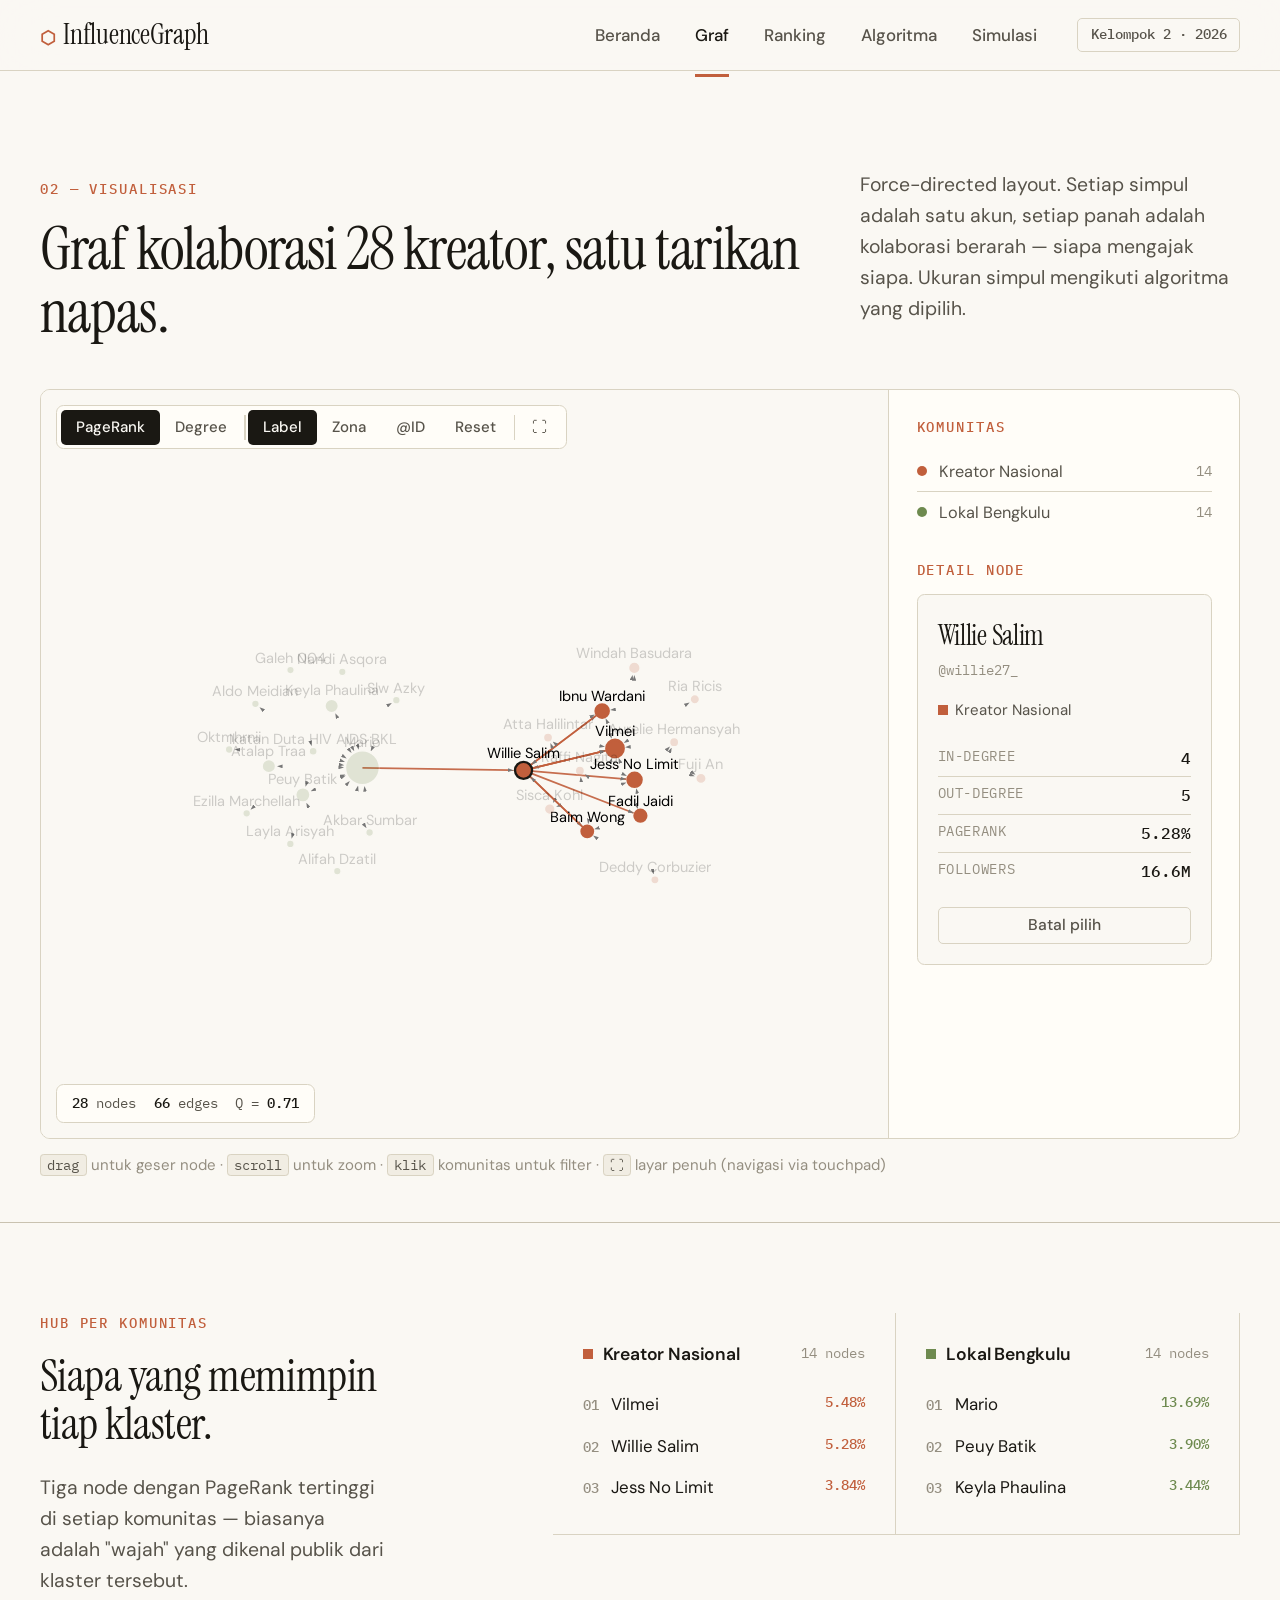
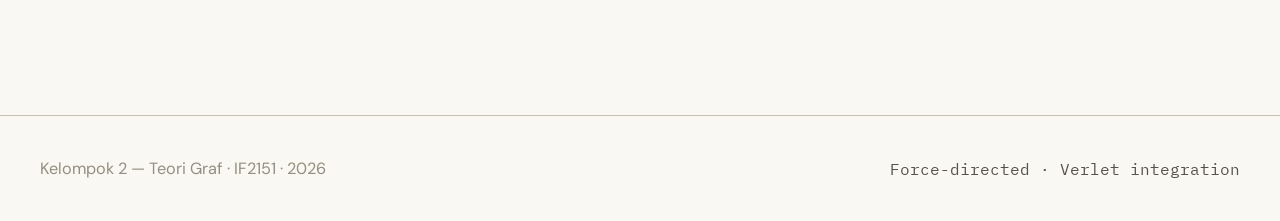
<file: graf.html>
<!doctype html>
<html lang="id">
<head>
<meta charset="utf-8">
<meta name="viewport" content="width=device-width,initial-scale=1">
<script src="scale.js"></script>
<title>Graf — InfluenceGraph</title>
<link rel="stylesheet" href="styles.css">
<style>
  .graf-shell {
    background: var(--bg2);
    border: 1px solid var(--border);
    border-radius: var(--radius);
    overflow: hidden;
    display: grid;
    grid-template-columns: 1fr 280px;
    height: 600px;
  }
  @media (max-width: 860px) {
    .graf-shell { grid-template-columns: 1fr; height: auto; }
    .graf-canvas-wrap { height: 420px; }
  }
  .graf-canvas-wrap {
    position: relative; background: var(--bg);
    border-right: 1px solid var(--border);
    overflow: hidden;
  }
  #graf-svg { width: 100%; height: 100%; display: block; cursor: grab; }
  #graf-svg:active { cursor: grabbing; }
  .graf-side {
    padding: 22px; overflow-y: auto;
    display: flex; flex-direction: column; gap: 22px;
  }
  .legend-item {
    display: flex; align-items: center; gap: 10px;
    padding: 6px 0;
    cursor: pointer; transition: opacity .2s;
    font-size: 13px; color: var(--text2);
    border-bottom: 1px solid var(--border);
  }
  .legend-item:hover { color: var(--text); }
  .legend-item:last-child { border-bottom: none; }
  .legend-item.muted { opacity: .35; }
  .legend-count {
    margin-left: auto; font-family: 'IBM Plex Mono', monospace;
    font-size: 11px; color: var(--text3);
  }
  .legend-item .dot { width: 8px; height: 8px; }

  .selected-node {
    border: 1px solid var(--border);
    border-radius: var(--radius-sm);
    padding: 16px;
    background: var(--bg);
  }
  .selected-row {
    display: flex; justify-content: space-between;
    font-size: 12.5px; padding: 5px 0;
    border-bottom: 1px solid var(--border);
  }
  .selected-row:last-of-type { border-bottom: none; }
  .selected-row .l { color: var(--text3); font-family: 'IBM Plex Mono', monospace; font-size: 11px; text-transform: uppercase; letter-spacing: .5px; }
  .selected-row .v { font-family:'IBM Plex Mono',monospace; color: var(--text); font-weight: 500; }

  .graf-toolbar {
    position: absolute; top: 12px; left: 12px;
    display: flex; gap: 0;
    background: var(--bg2);
    border: 1px solid var(--border);
    border-radius: var(--radius-sm);
    padding: 3px;
  }
  .graf-toolbar button {
    background: transparent; border: none; cursor: pointer;
    padding: 6px 12px; border-radius: var(--radius-xs);
    font-family: 'DM Sans', sans-serif; font-size: 12px;
    font-weight: 500; color: var(--text2);
    transition: background .15s, color .15s;
  }
  .graf-toolbar button:hover { color: var(--text); }
  .graf-toolbar button.active { background: var(--text); color: var(--bg); }
  .graf-toolbar .sep { width: 1px; background: var(--border); margin: 4px 2px; }

  .graf-meta {
    position: absolute; bottom: 12px; left: 12px;
    background: var(--bg2);
    border: 1px solid var(--border);
    border-radius: var(--radius-sm);
    padding: 6px 12px;
    font-family: 'IBM Plex Mono', monospace;
    font-size: 11px; color: var(--text2);
    display: flex; gap: 14px;
  }
  .graf-meta span strong { color: var(--text); font-weight: 500; }

  .graf-shell:fullscreen,
  .graf-shell:-webkit-full-screen {
    height: 100vh;
    border-radius: 0;
    border: none;
  }
  .graf-shell:fullscreen .graf-toolbar,
  .graf-shell:-webkit-full-screen .graf-toolbar {
    top: 14px; left: 14px;
  }
    font-family: 'DM Sans', sans-serif;
    font-size: 9.5px; font-weight: 500;
    fill: var(--text); pointer-events: none;
    paint-order: stroke; stroke: var(--bg); stroke-width: 3px;
  }
  .edge {
    stroke: #b8b09e; stroke-opacity: .5;
    transition: stroke .2s, stroke-opacity .2s, stroke-width .2s;
  }
  .edge.dim { stroke-opacity: .1; }
  .edge.highlight { stroke: var(--accent); stroke-opacity: .9; stroke-width: 1.8; }
  .node circle {
    cursor: pointer;
    transition: stroke-width .2s, opacity .2s;
    stroke: var(--bg); stroke-width: 1.5;
  }
  .node.dim circle, .node.dim text { opacity: .18; }
  .node.selected circle { stroke: var(--text); stroke-width: 2.5; }
  .node.neighbor circle { stroke: var(--accent); stroke-width: 2.5; }
</style>
</head>
<body>

<nav>
  <div class="nav-inner">
    <a href="index.html" class="nav-logo">
      <span class="nav-logo-icon">⬡</span>
      <span>InfluenceGraph</span>
    </a>
    <div class="nav-links">
      <a href="index.html">Beranda</a>
      <a href="graf.html" class="active">Graf</a>
      <a href="ranking.html">Ranking</a>
      <a href="algoritma.html">Algoritma</a>
      <a href="simulasi.html">Simulasi</a>
    </div>
    <div class="nav-badge">Kelompok 2 · 2026</div>
  </div>
</nav>

<main class="page">

  <!-- Masthead -->
  <section class="container" style="padding-top: 64px; padding-bottom: 36px;">
    <div class="grid-12" style="align-items: end;">
      <div class="s8">
        <div class="eyebrow" style="margin-bottom: 14px;">02 — Visualisasi</div>
        <h1 class="h1">Graf kolaborasi 28 kreator, satu tarikan napas.</h1>
      </div>
      <div class="s4">
        <p class="lede-sm">
          Force-directed layout. Setiap simpul adalah satu akun, setiap panah adalah kolaborasi
          berarah — siapa mengajak siapa. Ukuran simpul mengikuti algoritma yang dipilih.
        </p>
      </div>
    </div>
  </section>

  <section class="container" style="padding-bottom: 24px;">
    <div class="graf-shell">
      <div class="graf-canvas-wrap">
        <div class="graf-toolbar">
          <button id="size-pagerank" class="active">PageRank</button>
          <button id="size-degree">Degree</button>
          <div class="sep"></div>
          <button id="toggle-labels" class="active">Label</button>
          <button id="toggle-zones">Zona</button>
          <button id="toggle-label-mode">@ID</button>
          <button id="reset-view">Reset</button>
          <div class="sep"></div>
          <button id="fullscreen-btn" title="Layar penuh">⛶</button>
        </div>

        <svg id="graf-svg" viewBox="0 0 900 600" preserveAspectRatio="xMidYMid meet"></svg>

        <div class="graf-meta">
          <span><strong id="m-nodes">0</strong> nodes</span>
          <span><strong id="m-edges">0</strong> edges</span>
          <span>Q = <strong>0.71</strong></span>
        </div>
      </div>

      <aside class="graf-side">
        <div>
          <div class="eyebrow" style="margin-bottom: 10px;">Komunitas</div>
          <div id="legend"></div>
        </div>

        <div>
          <div class="eyebrow" style="margin-bottom: 10px;">Detail node</div>
          <div id="selected-pane" style="font-size:13px; color:var(--text3);">
            Klik node pada graf untuk melihat detail.
          </div>
        </div>
      </aside>
    </div>

    <p style="font-size: 12px; color: var(--text3); margin-top: 12px;">
      <span class="kbd">drag</span> untuk geser node ·
      <span class="kbd">scroll</span> untuk zoom ·
      <span class="kbd">klik</span> komunitas untuk filter ·
      <span class="kbd">⛶</span> layar penuh (navigasi via touchpad)
    </p>
  </section>

  <hr class="rule">

  <!-- Cara membaca + hub per komunitas -->
  <section class="container section">
    <div class="grid-12">
      <div class="s4">
        <div class="eyebrow" style="margin-bottom: 14px;">Hub per komunitas</div>
        <h2 class="h2">Siapa yang memimpin tiap klaster.</h2>
        <p class="lede-sm" style="margin-top: 18px;">
          Tiga node dengan PageRank tertinggi di setiap komunitas — biasanya adalah "wajah"
          yang dikenal publik dari klaster tersebut.
        </p>
      </div>

      <div class="s7 start-6">
        <div id="community-recap" class="grid grid-2" style="gap: 0;"></div>
      </div>
    </div>
  </section>

</main>

<footer>
  <div class="container">
    <div>Kelompok 2 — Teori Graf · IF2151 · 2026</div>
    <div class="mono">Force-directed · Verlet integration</div>
  </div>
</footer>

<script src="data.js"></script>
<script src="force-graph.js"></script>

</body>
</html>
</file>
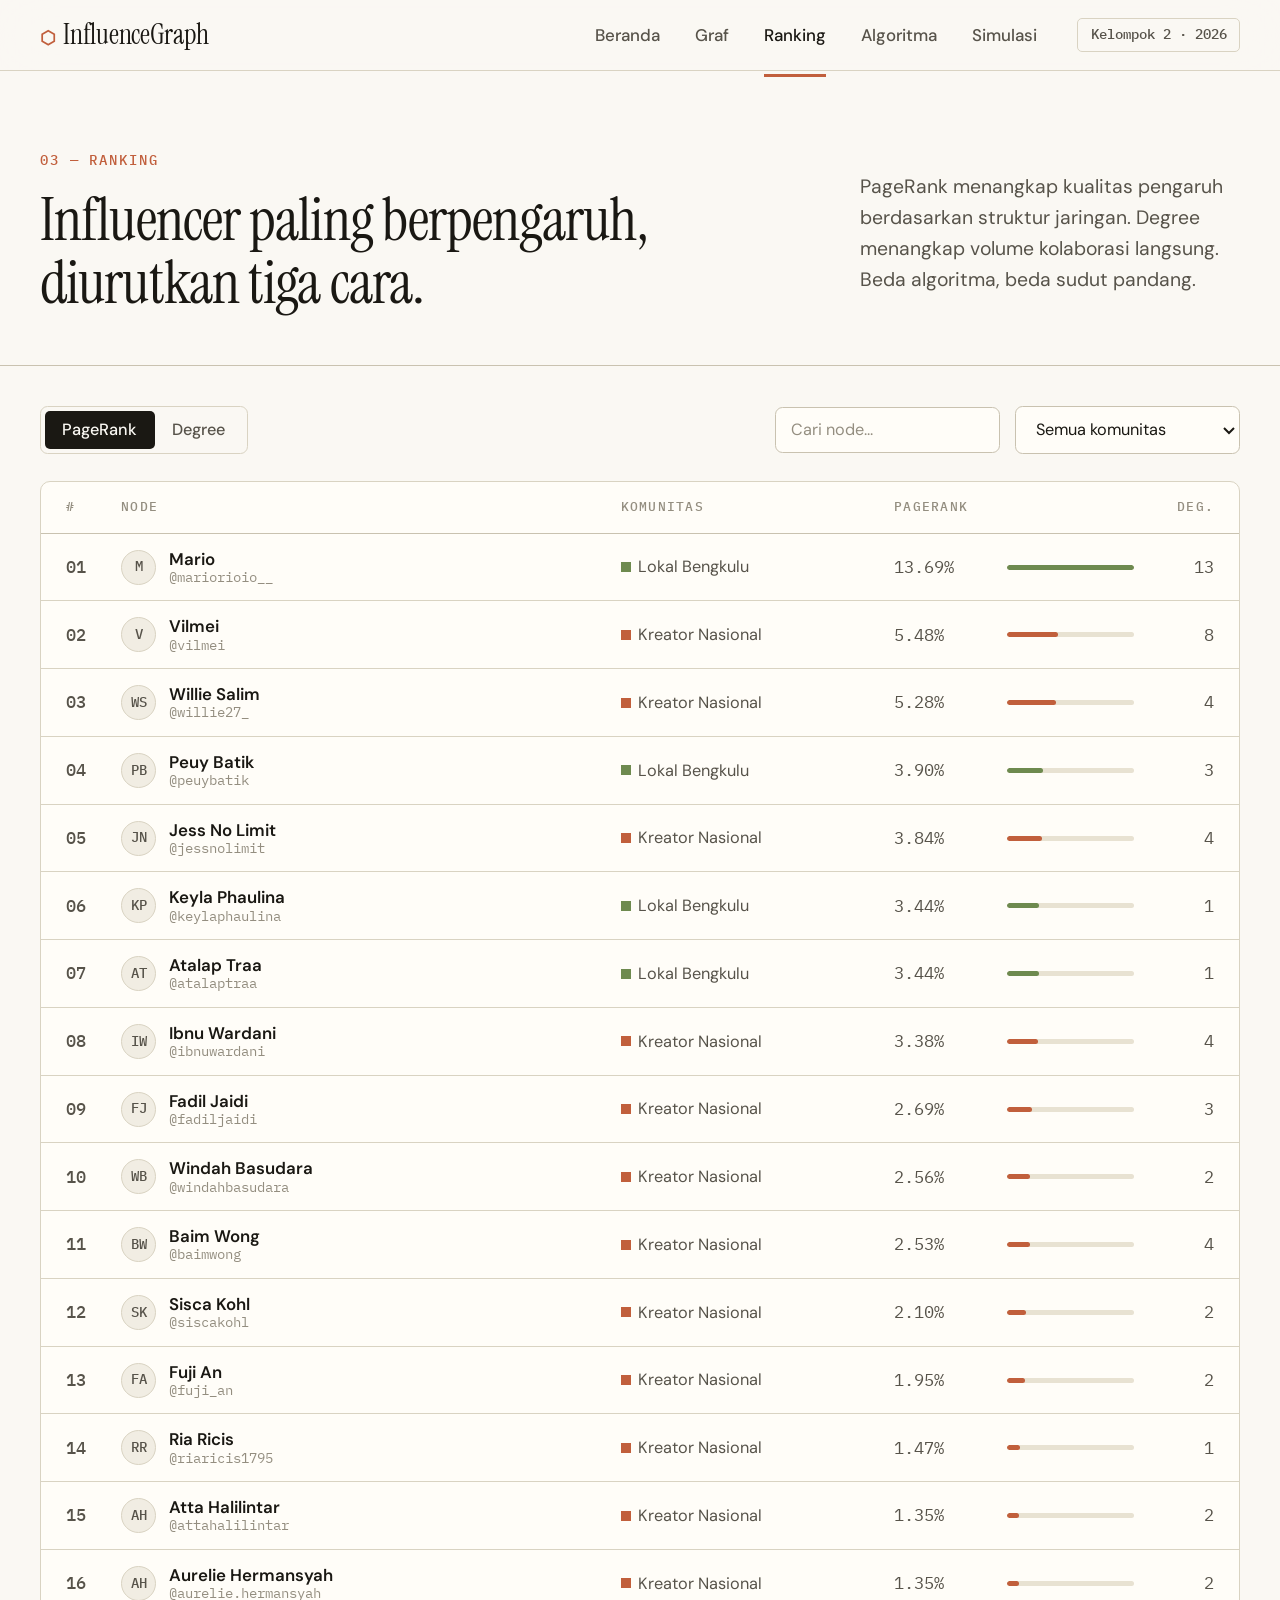
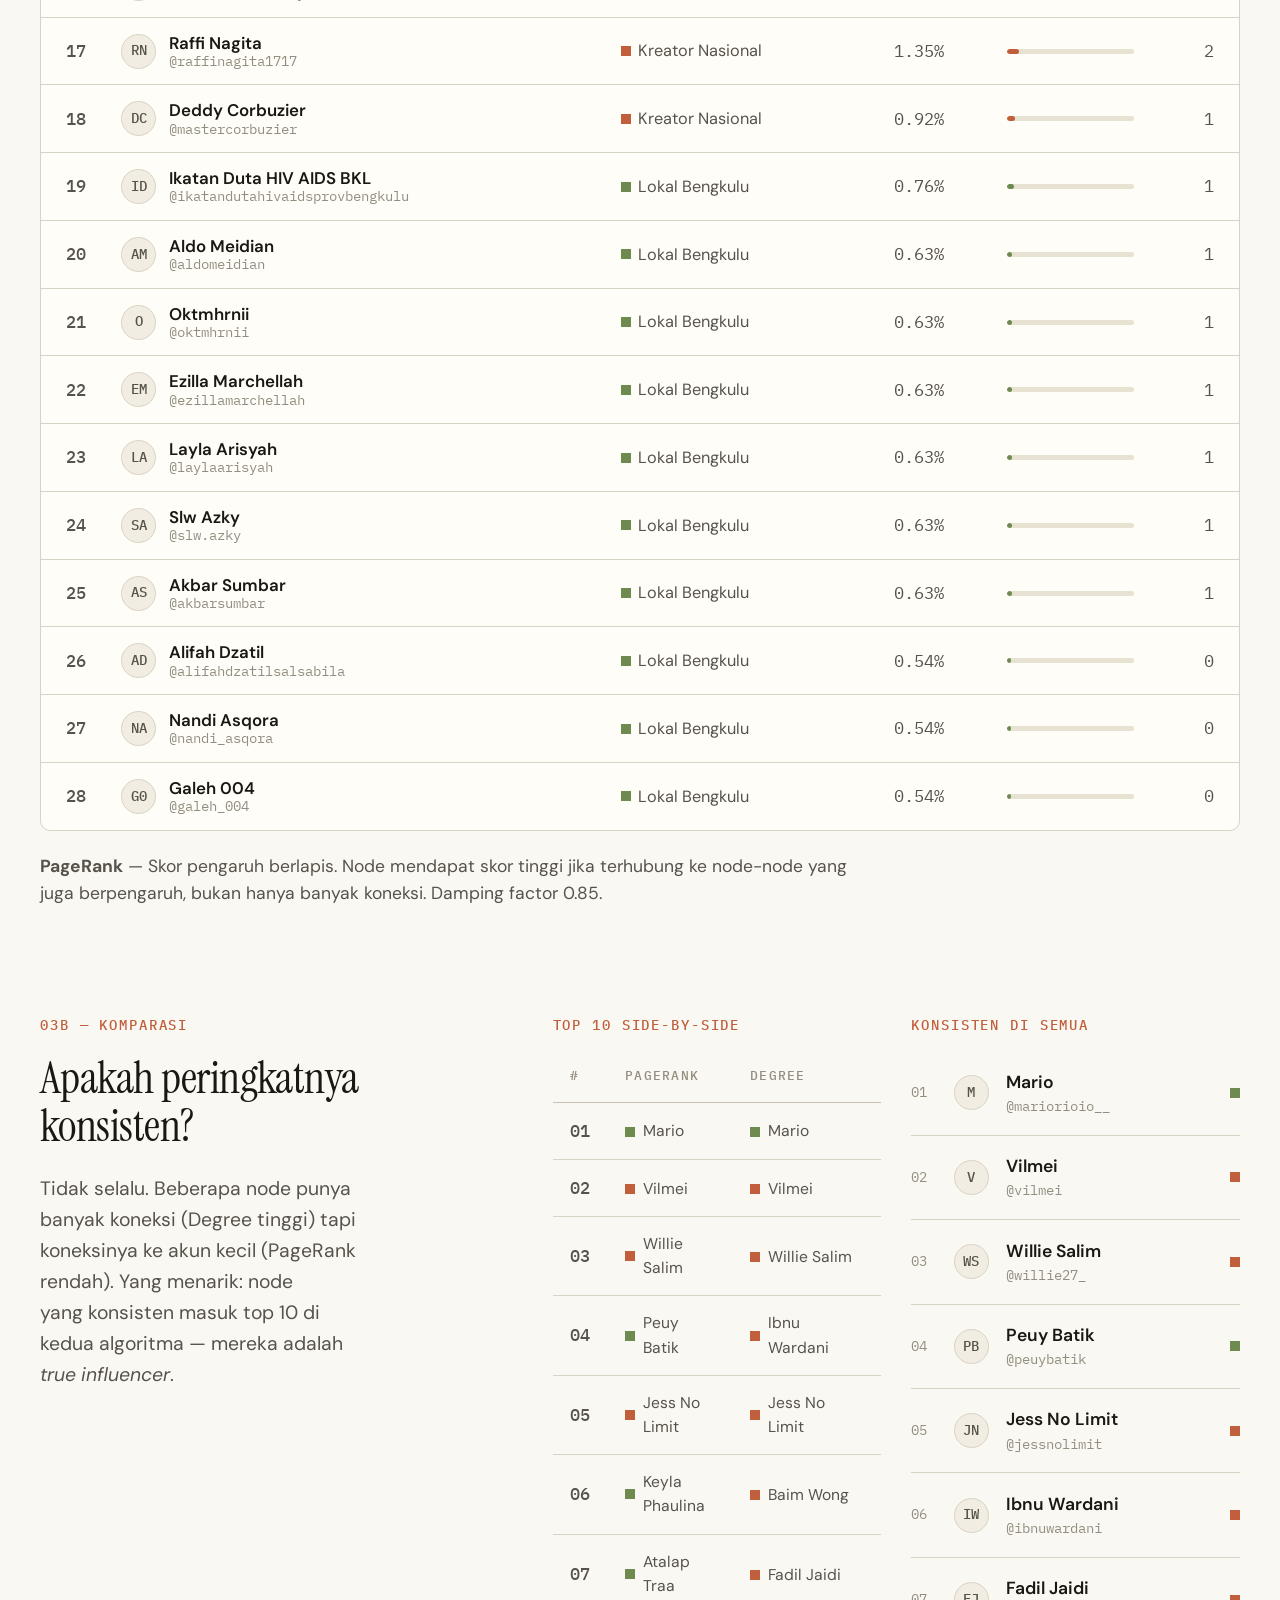
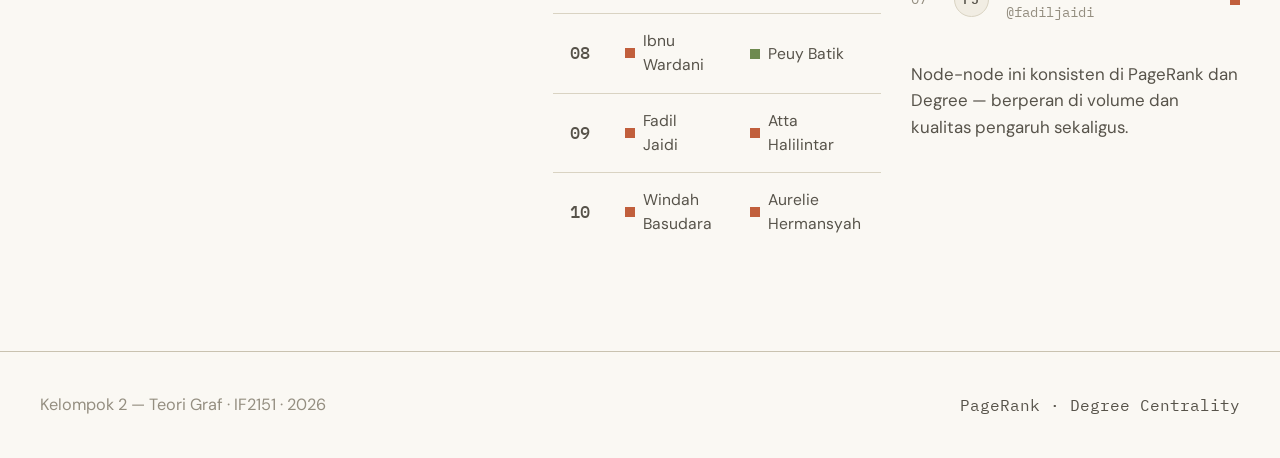
<file: ranking.html>
<!doctype html>
<html lang="id">
<head>
<meta charset="utf-8">
<meta name="viewport" content="width=device-width,initial-scale=1">
<script src="scale.js"></script>
<title>Ranking — InfluenceGraph</title>
<link rel="stylesheet" href="styles.css">
<style>
  .rank-tabs {
    display: inline-flex; gap: 0;
    background: transparent;
    border: 1px solid var(--border); border-radius: var(--radius-sm);
    padding: 3px;
  }
  .rank-tabs button {
    padding: 7px 14px; border-radius: var(--radius-xs);
    background: transparent; border: none; cursor: pointer;
    font-family: 'DM Sans', sans-serif; font-size: 13px; font-weight: 500;
    color: var(--text2); transition: background .15s, color .15s;
  }
  .rank-tabs button:hover { color: var(--text); }
  .rank-tabs button.active { background: var(--text); color: var(--bg); }

  .filter-row {
    display: flex; gap: 12px; align-items: center;
    flex-wrap: wrap; margin-bottom: 22px;
  }

  .overlap-item {
    display: flex; align-items: center; gap: 14px;
    padding: 14px 0; border-bottom: 1px solid var(--border);
  }
  .overlap-item:last-child { border-bottom: none; }
</style>
</head>
<body>

<nav>
  <div class="nav-inner">
    <a href="index.html" class="nav-logo">
      <span class="nav-logo-icon">⬡</span>
      <span>InfluenceGraph</span>
    </a>
    <div class="nav-links">
      <a href="index.html">Beranda</a>
      <a href="graf.html">Graf</a>
      <a href="ranking.html" class="active">Ranking</a>
      <a href="algoritma.html">Algoritma</a>
      <a href="simulasi.html">Simulasi</a>
    </div>
    <div class="nav-badge">Kelompok 2 · 2026</div>
  </div>
</nav>

<main class="page">

  <!-- Masthead -->
  <section class="container" style="padding-top: 64px; padding-bottom: 40px;">
    <div class="grid-12" style="align-items: end;">
      <div class="s8">
        <div class="eyebrow" style="margin-bottom: 14px;">03 — Ranking</div>
        <h1 class="h1">Influencer paling berpengaruh, diurutkan tiga cara.</h1>
      </div>
      <div class="s4">
        <p class="lede-sm">
          PageRank menangkap kualitas pengaruh berdasarkan struktur jaringan. Degree menangkap
          volume kolaborasi langsung. Beda algoritma, beda sudut pandang.
        </p>
      </div>
    </div>
  </section>

  <hr class="rule">

  <!-- Main table -->
  <section class="container" style="padding-top: 32px;">
    <div class="filter-row">
      <div class="rank-tabs">
        <button data-tab="pagerank" class="active">PageRank</button>
        <button data-tab="degree">Degree</button>
      </div>
      <div style="margin-left:auto;" class="row">
        <input id="search" class="input-field" type="text" placeholder="Cari node..." style="width: 180px;">
        <select id="com-filter" class="input-field" style="width: 180px;">
          <option value="">Semua komunitas</option>
        </select>
      </div>
    </div>

    <div style="border: 1px solid var(--border); border-radius: var(--radius); overflow: hidden; background: var(--bg2);">
      <table class="rank-table" style="table-layout: auto;">
        <thead>
          <tr>
            <th style="width:48px; padding-left: 20px;">#</th>
            <th style="min-width: 180px;">Node</th>
            <th style="min-width: 130px;">Komunitas</th>
            <th id="th-score" class="col-score">PageRank</th>
            <th class="col-bar"></th>
            <th style="width:70px; text-align:right; padding-right: 20px;">Deg.</th>
          </tr>
        </thead>
        <tbody id="rank-tbody"></tbody>
      </table>
    </div>

    <p id="metric-explainer" style="margin-top: 18px; color: var(--text2); font-size: 14px; max-width: 70ch;"></p>
  </section>

  <!-- Comparison -->
  <section class="container section">
    <div class="grid-12">
      <div class="s4">
        <div class="eyebrow" style="margin-bottom: 14px;">03b — Komparasi</div>
        <h2 class="h2">Apakah peringkatnya konsisten?</h2>
        <p class="lede-sm" style="margin-top: 18px;">
          Tidak selalu. Beberapa node punya banyak koneksi (Degree tinggi) tapi koneksinya ke akun kecil
          (PageRank rendah). Yang menarik: node yang konsisten masuk top 10 di kedua algoritma —
          mereka adalah <em>true influencer</em>.
        </p>
      </div>

      <div class="s7 start-6">
        <div class="grid grid-2">
          <div>
            <div class="eyebrow" style="margin-bottom: 12px;">Top 10 side-by-side</div>
            <table class="rank-table">
              <thead><tr><th style="width:24px;">#</th><th>PageRank</th><th>Degree</th></tr></thead>
              <tbody id="compare-tbody"></tbody>
            </table>
          </div>
          <div>
            <div class="eyebrow" style="margin-bottom: 12px;">Konsisten di semua</div>
            <div id="overlap-list"></div>
            <p style="margin-top: 16px; color: var(--text2); font-size: 13.5px;">
              Node-node ini konsisten di PageRank dan Degree — berperan di volume dan kualitas pengaruh sekaligus.
            </p>
          </div>
        </div>
      </div>
    </div>
  </section>

</main>

<footer>
  <div class="container">
    <div>Kelompok 2 — Teori Graf · IF2151 · 2026</div>
    <div class="mono">PageRank · Degree Centrality</div>
  </div>
</footer>

<script src="data.js"></script>
<script>
(function () {
  const { NODES, COMMUNITIES, SCORES, topBy } = window.GRAPH;

  const METRIC_LABEL = {
    pagerank: 'PageRank',
    degree: 'Degree Centrality',
  };
  const METRIC_EXPLAIN = {
    pagerank: '<strong>PageRank</strong> — Skor pengaruh berlapis. Node mendapat skor tinggi jika terhubung ke node-node yang juga berpengaruh, bukan hanya banyak koneksi. Damping factor 0.85.',
    degree: '<strong>Degree Centrality</strong> — Jumlah koneksi langsung dibagi (N−1). Mengukur volume kolaborasi: siapa yang paling banyak bekerja sama.',
  };

  const state = { tab: 'pagerank', search: '', com: '' };

  const comFilter = document.getElementById('com-filter');
  Object.entries(COMMUNITIES).forEach(([k, c]) => {
    const o = document.createElement('option');
    o.value = k; o.textContent = c.label;
    comFilter.appendChild(o);
  });

  const tbody = document.getElementById('rank-tbody');
  function getDegree(id) { return (SCORES.degree[id] * (NODES.length - 1)) | 0; }
  function formatScore(s) { return (s*100).toFixed(2) + '%'; }

  function renderTable() {
    const scoreMap = SCORES[state.tab];
    const max = Math.max(...Object.values(scoreMap));
    let rows = NODES.map(n => ({ ...n, score: scoreMap[n.id] }));
    if (state.com) rows = rows.filter(r => r.com === state.com);
    if (state.search) {
      const q = state.search.toLowerCase();
      rows = rows.filter(r => r.name.toLowerCase().includes(q) || r.id.toLowerCase().includes(q));
    }
    rows.sort((a,b) => b.score - a.score);

    document.getElementById('th-score').textContent = METRIC_LABEL[state.tab];
    document.getElementById('metric-explainer').innerHTML = METRIC_EXPLAIN[state.tab];

    tbody.innerHTML = rows.slice(0, 30).map((r, i) => {
      const com = COMMUNITIES[r.com];
      const w = (r.score / max) * 100;
      const initials = r.name.split(' ').map(p => p[0]).join('').slice(0,2).toUpperCase();
      return `
        <tr>
          <td class="rank-num" style="padding-left: 20px;">${String(i+1).padStart(2,'0')}</td>
          <td>
            <div class="influencer-cell">
              <div class="avatar">${initials}</div>
              <div class="influencer-name">
                <strong>${r.name}</strong>
                <span class="influencer-handle">@${r.id}</span>
              </div>
            </div>
          </td>
          <td>
            <span class="row" style="gap: 6px;">
              <span class="dot-square" style="background: ${com.color};"></span>
              <span style="font-size: 13px; color: var(--text2);">${com.label}</span>
            </span>
          </td>
          <td class="mono">${formatScore(r.score)}</td>
          <td><div class="bar"><div class="bar-fill" style="width:${w}%; background: ${com.color};"></div></div></td>
          <td class="mono" style="text-align:right; padding-right: 20px;">${getDegree(r.id)}</td>
        </tr>
      `;
    }).join('');

    if (rows.length === 0) {
      tbody.innerHTML = `<tr><td colspan="6" style="text-align:center; padding:40px; color:var(--text3);">Tidak ada hasil yang cocok</td></tr>`;
    }
  }

  document.querySelectorAll('.rank-tabs button').forEach(btn => {
    btn.addEventListener('click', () => {
      document.querySelectorAll('.rank-tabs button').forEach(b => b.classList.remove('active'));
      btn.classList.add('active');
      state.tab = btn.dataset.tab;
      renderTable();
    });
  });
  document.getElementById('search').addEventListener('input', e => { state.search = e.target.value; renderTable(); });
  comFilter.addEventListener('change', e => { state.com = e.target.value; renderTable(); });

  renderTable();

  // ---- Comparison ----
  const top10pr = topBy(SCORES.pagerank, 10);
  const top10dg = topBy(SCORES.degree, 10);

  document.getElementById('compare-tbody').innerHTML = Array.from({length: 10}, (_, i) => {
    const cell = (n) => {
      const com = COMMUNITIES[n.com];
      return `<span style="display:inline-flex; align-items:center; gap:6px;">
        <span class="dot-square" style="background:${com.color};"></span>
        <span style="font-size: 12.5px;">${n.name}</span></span>`;
    };
    return `
      <tr>
        <td class="rank-num">${String(i+1).padStart(2,'0')}</td>
        <td>${cell(top10pr[i])}</td>
        <td>${cell(top10dg[i])}</td>
      </tr>`;
  }).join('');

  // ---- Overlap ----
  const ids10 = (arr) => new Set(arr.map(x => x.id));
  const a = ids10(top10pr), b = ids10(top10dg);
  const overlap = [...a].filter(x => b.has(x))
    .map(id => NODES.find(n => n.id === id))
    .map(n => ({ ...n, pr: SCORES.pagerank[n.id] }))
    .sort((x,y) => y.pr - x.pr);

  const ol = document.getElementById('overlap-list');
  if (overlap.length === 0) {
    ol.innerHTML = '<div style="color:var(--text3); font-size:13px; padding: 14px 0;">Tidak ada node yang konsisten di top 10 ketiga algoritma.</div>';
  } else {
    ol.innerHTML = overlap.map((n, i) => {
      const com = COMMUNITIES[n.com];
      const initials = n.name.split(' ').map(p => p[0]).join('').slice(0,2).toUpperCase();
      return `
        <div class="overlap-item">
          <div class="mono" style="color: var(--text3); font-size: 11px; width: 20px;">${String(i+1).padStart(2,'0')}</div>
          <div class="avatar">${initials}</div>
          <div style="flex:1;">
            <div style="font-weight:600; color:var(--text); font-size:14px;">${n.name}</div>
            <div class="mono" style="font-size:11px; color:var(--text3);">@${n.id}</div>
          </div>
          <span class="dot-square" style="background:${com.color};"></span>
        </div>`;
    }).join('');
  }
})();
</script>

</body>
</html>
</file>
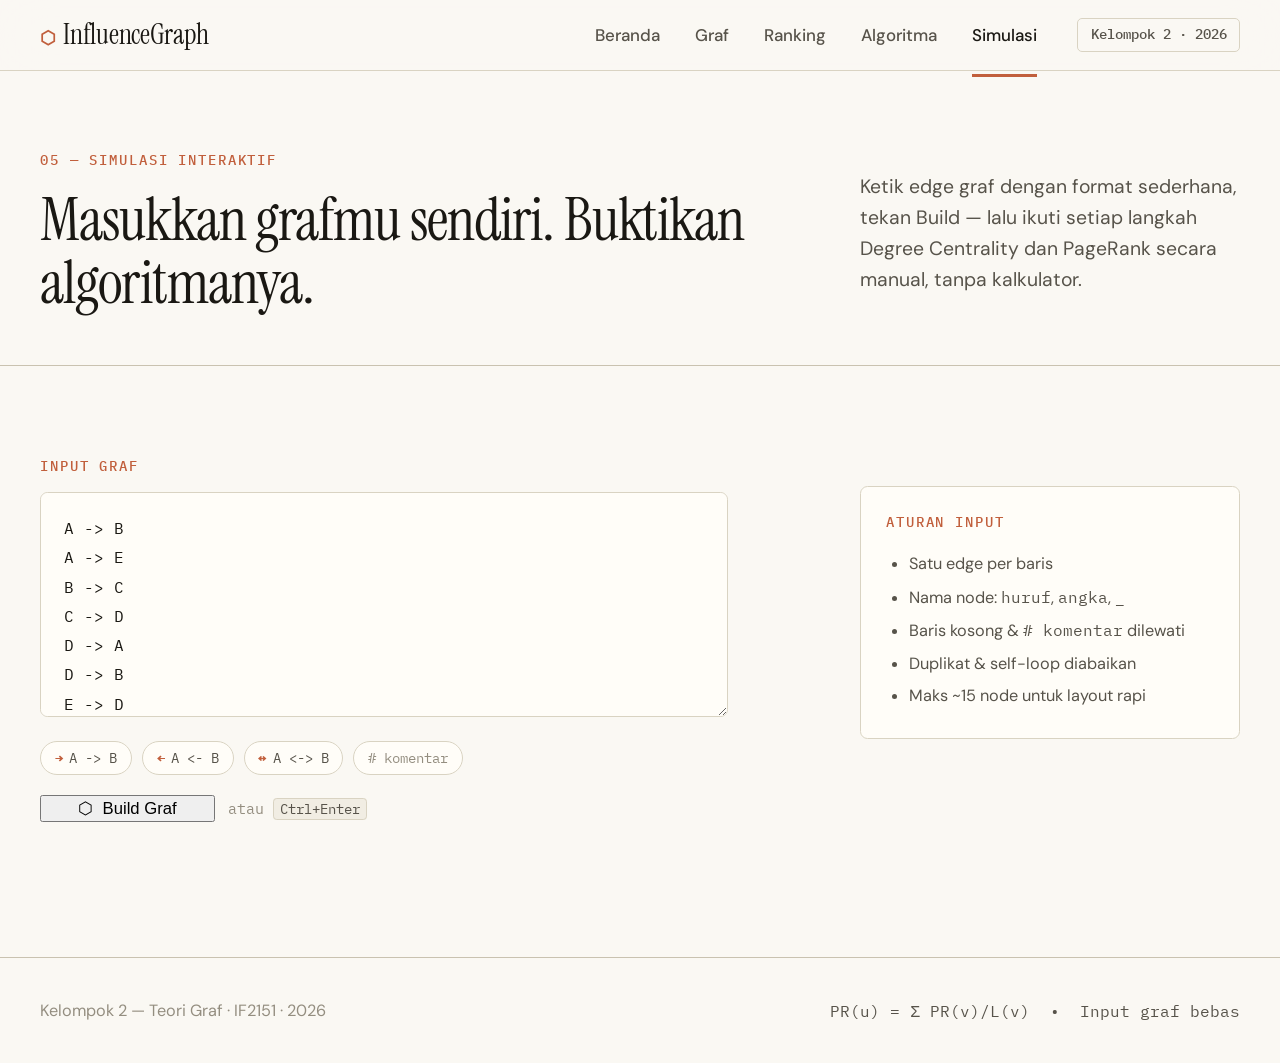
<file: simulasi.html>
<!doctype html>
<html lang="id">
<head>
<meta charset="utf-8">
<meta name="viewport" content="width=device-width,initial-scale=1">
<script src="scale.js"></script>
<title>Simulasi — InfluenceGraph</title>
<link rel="stylesheet" href="styles.css">
<style>
  /* ── Input ── */
  .graph-textarea {
    font-family: 'IBM Plex Mono', monospace;
    font-size: 13px; line-height: 1.8;
    background: var(--bg2); color: var(--text);
    border: 1px solid var(--border);
    border-radius: var(--radius-sm);
    padding: 16px 18px; width: 100%; box-sizing: border-box;
    resize: vertical; min-height: 180px;
    outline: none; transition: border-color .15s;
  }
  .graph-textarea:focus { border-color: var(--accent); }

  .fmt-badge {
    display: inline-flex; align-items: center; gap: 5px;
    padding: 4px 11px; border-radius: 999px;
    background: var(--bg2); border: 1px solid var(--border);
    font-family: 'IBM Plex Mono', monospace; font-size: 11.5px;
    color: var(--text2);
  }
  .fmt-badge .sym { color: var(--accent); font-weight: 700; }

  /* ── SVG ── */
  .sim-graph {
    background: var(--bg2); border: 1px solid var(--border);
    border-radius: var(--radius-sm); display: block; width: 100%;
  }

  /* ── Tables ── */
  .sim-table { width: 100%; border-collapse: collapse; }
  .sim-table thead th {
    padding: 9px 12px; text-align: left;
    font-family: 'IBM Plex Mono', monospace; font-size: 11px;
    color: var(--text3); font-weight: 500; text-transform: uppercase;
    letter-spacing: .5px; border-bottom: 2px solid var(--border);
    background: var(--bg2);
  }
  .sim-table tbody td {
    padding: 9px 12px; border-bottom: 1px solid var(--border);
    font-size: 12.5px; vertical-align: middle;
  }
  .sim-table tbody tr:last-child td { border-bottom: none; }
  .sim-table tbody tr.row-hi td { background: rgba(193,95,60,.07); }

  .v   { font-family: 'IBM Plex Mono', monospace; font-weight: 500; color: var(--text); }
  .fm  { font-family: 'IBM Plex Mono', monospace; font-size: 11.5px; color: var(--text2); line-height: 1.9; }
  .cup { color: #5a8a3c; }
  .cdn { color: var(--accent); }
  .ceq { color: var(--text3); }

  /* ── Controls ── */
  .sim-ctrl { display: flex; gap: 8px; flex-wrap: wrap; align-items: center; margin-top: 14px; }
  .sim-st   { font-size: 11.5px; color: var(--text3); font-family: 'IBM Plex Mono', monospace;
              margin-top: 8px; min-height: 16px; }

  /* ── Sim card ── */
  .sim-card { background: var(--bg); border: 1px solid var(--border);
              border-radius: var(--radius-sm); overflow: hidden; }

  /* ── Edge list ── */
  .el-item {
    display: flex; gap: 10px; align-items: center;
    padding: 7px 14px; border-bottom: 1px solid var(--border);
    font-family: 'IBM Plex Mono', monospace; font-size: 12px;
    color: var(--text2); transition: background .12s, color .12s;
  }
  .el-item:last-child { border-bottom: none; }
  .el-item .ei  { color: var(--text3); font-size: 11px; min-width: 24px; }
  .el-item.done { color: var(--text3); }
  .el-item.act  { background: rgba(193,95,60,.09); color: var(--accent); font-weight: 600; }

  /* ── Convergence bar ── */
  .conv-wrap {
    margin-top: 12px; padding: 11px 14px; background: var(--bg2);
    border: 1px solid var(--border); border-radius: var(--radius-sm);
    font-family: 'IBM Plex Mono', monospace; font-size: 12px;
  }
  .conv-label { display: flex; justify-content: space-between; color: var(--text3); margin-bottom: 6px; }
  .conv-bg    { height: 4px; background: var(--border); border-radius: 2px; overflow: hidden; }
  .conv-fill  { height: 100%; background: var(--accent); border-radius: 2px;
                transition: width .35s, background .35s; width: 0; }

  /* ── Error / warn ── */
  .err-msg  { font-family: 'IBM Plex Mono', monospace; font-size: 12px; color: var(--accent); }
  .warn-msg { font-family: 'IBM Plex Mono', monospace; font-size: 12px; color: #c19a3c; }

  /* ── Iter status bar ── */
  .iter-bar {
    display: flex; gap: 16px; align-items: baseline;
    padding: 10px 0; border-bottom: 1px solid var(--border);
    font-size: 12px; color: var(--text3);
    font-family: 'IBM Plex Mono', monospace;
    margin-bottom: 14px;
  }
  .iter-bar strong { color: var(--text); font-weight: 500; }
</style>
</head>
<body>

<nav>
  <div class="nav-inner">
    <a href="index.html" class="nav-logo">
      <span class="nav-logo-icon">⬡</span>
      <span>InfluenceGraph</span>
    </a>
    <div class="nav-links">
      <a href="index.html">Beranda</a>
      <a href="graf.html">Graf</a>
      <a href="ranking.html">Ranking</a>
      <a href="algoritma.html">Algoritma</a>
      <a href="simulasi.html" class="active">Simulasi</a>
    </div>
    <div class="nav-badge">Kelompok 2 · 2026</div>
  </div>
</nav>

<main class="page">

  <!-- ── Hero ── -->
  <section class="container" style="padding-top:64px; padding-bottom:40px;">
    <div class="grid-12" style="align-items:end;">
      <div class="s8">
        <div class="eyebrow" style="margin-bottom:14px;">05 — Simulasi Interaktif</div>
        <h1 class="h1">Masukkan grafmu sendiri. Buktikan algoritmanya.</h1>
      </div>
      <div class="s4">
        <p class="lede-sm">
          Ketik edge graf dengan format sederhana, tekan Build —
          lalu ikuti setiap langkah Degree Centrality dan PageRank
          secara manual, tanpa kalkulator.
        </p>
      </div>
    </div>
  </section>

  <hr class="rule">

  <!-- ── INPUT ── -->
  <section class="container section">
    <div class="grid-12">

      <!-- textarea + build -->
      <div class="s7">
        <div class="eyebrow" style="margin-bottom:12px;">Input Graf</div>
        <textarea id="graph-input" class="graph-textarea" spellcheck="false">A -> B
A -> E
B -> C
C -> D
D -> A
D -> B
E -> D</textarea>

        <div style="display:flex; gap:8px; flex-wrap:wrap; margin-top:12px; margin-bottom:16px;">
          <span class="fmt-badge"><span class="sym">→</span> A -&gt; B</span>
          <span class="fmt-badge"><span class="sym">←</span> A &lt;- B</span>
          <span class="fmt-badge"><span class="sym">↔</span> A &lt;-&gt; B</span>
          <span class="fmt-badge" style="color:var(--text3);"># komentar</span>
        </div>

        <div style="display:flex; gap:10px; align-items:center; flex-wrap:wrap;">
          <button class="btn" id="build-btn" style="min-width:140px;">⬡ &nbsp;Build Graf</button>
          <span style="font-size:12px; color:var(--text3); font-family:'IBM Plex Mono',monospace;">
            atau <kbd class="kbd">Ctrl+Enter</kbd>
          </span>
        </div>
        <div id="build-err" style="margin-top:10px; min-height:18px;"></div>
      </div>

      <!-- rules sidebar -->
      <div class="s4 start-9">
        <div style="padding:20px; background:var(--bg2); border:1px solid var(--border); border-radius:var(--radius-sm); margin-top:24px;">
          <div class="eyebrow" style="margin-bottom:12px;">Aturan Input</div>
          <ul style="font-size:13px; color:var(--text2); line-height:2; padding-left:18px; margin:0;">
            <li>Satu edge per baris</li>
            <li>Nama node: <span class="mono">huruf</span>, <span class="mono">angka</span>, <span class="mono">_</span></li>
            <li>Baris kosong &amp; <span class="mono"># komentar</span> dilewati</li>
            <li>Duplikat &amp; self-loop diabaikan</li>
            <li>Maks ~15 node untuk layout rapi</li>
          </ul>
        </div>
      </div>

    </div>
  </section>

  <!-- ── SIMULATION AREA (hidden until Build) ── -->
  <div id="sim-area" style="display:none;">

    <!-- info bar -->
    <section class="container" style="padding-top:0; padding-bottom:28px;">
      <div style="display:flex; gap:20px; align-items:center; padding:10px 0; border-top:1px solid var(--border); flex-wrap:wrap;">
        <span class="mono" style="font-size:12px; color:var(--text3);">
          <strong id="info-n" style="color:var(--text);">0</strong> simpul &nbsp;·&nbsp;
          <strong id="info-e" style="color:var(--text);">0</strong> sisi berarah
        </span>
        <span id="info-warn" class="warn-msg" style="display:none;"></span>
      </div>
    </section>

    <!-- ══════════════════════════════════════
         DEGREE CENTRALITY
         ══════════════════════════════════════ -->
    <section class="container section" id="sec-deg">
      <div class="grid-12" style="gap:0;">

        <!-- left: graph + controls -->
        <div class="s4" style="padding-right:40px;">
          <div class="eyebrow" style="margin-bottom:12px;">01 — Lokal</div>
          <h2 class="h2" style="margin-bottom:12px;">Degree Centrality</h2>
          <p style="font-size:13.5px; color:var(--text2); line-height:1.7; margin-bottom:16px;">
            Hitung berapa sisi yang <em>masuk</em> ke setiap simpul (in-degree),
            lalu normalisasi dengan N&minus;1.
          </p>
          <div class="formula" style="margin-bottom:6px; font-size:14px;">
            C<sub>D</sub>(v) = in-deg(v) &divide; (N &minus; 1)
          </div>
          <p id="deg-n-note" class="mono" style="font-size:11.5px; color:var(--text3); margin-bottom:18px;"></p>

          <svg id="deg-svg" viewBox="0 0 500 500" class="sim-graph"></svg>

          <div class="sim-ctrl">
            <button class="btn" id="deg-step">Sisi Berikutnya</button>
            <button class="btn btn-ghost" id="deg-all">Hitung Semua</button>
            <button class="btn btn-ghost" id="deg-reset">Reset</button>
          </div>
          <p id="deg-status" class="sim-st">Tekan "Sisi Berikutnya" untuk memulai.</p>
        </div>

        <!-- right: table + edge list -->
        <div class="s7 start-6">
          <div class="eyebrow" style="margin-bottom:10px;">Tabel In-degree</div>
          <div class="sim-card" style="margin-bottom:22px;">
            <table class="sim-table">
              <thead>
                <tr>
                  <th>Node</th>
                  <th>Ditunjuk oleh</th>
                  <th style="text-align:right;">In-deg</th>
                  <th style="text-align:right;">C<sub>D</sub>(v)</th>
                </tr>
              </thead>
              <tbody id="deg-tbody"></tbody>
            </table>
          </div>

          <div class="eyebrow" style="margin-bottom:8px;">Daftar Sisi</div>
          <div class="sim-card" id="deg-elist" style="max-height:260px; overflow-y:auto;"></div>

          <div class="callout" style="margin-top:20px;">
            <strong>Cara membaca</strong> — Tiap klik menelusuri satu sisi.
            Sisi aktif dihighlight di graf, baris tabel berkedip.
            Kolom C<sub>D</sub>(v) muncul setelah semua sisi dihitung.
          </div>
        </div>

      </div>
    </section>

    <hr class="rule">

    <!-- ══════════════════════════════════════
         PAGERANK
         ══════════════════════════════════════ -->
    <section class="container section" id="sec-pr">
      <div class="grid-12" style="gap:0;">

        <!-- left: graph + controls -->
        <div class="s4" style="padding-right:40px;">
          <div class="eyebrow" style="margin-bottom:12px;">02 — Global iteratif</div>
          <h2 class="h2" style="margin-bottom:12px;">PageRank</h2>
          <p style="font-size:13.5px; color:var(--text2); line-height:1.7; margin-bottom:16px;">
            Pengaruh mengalir lewat sisi. Setiap iterasi, setiap simpul membagi
            skor PR-nya merata ke semua tetangga keluar.
          </p>
          <div class="formula" style="margin-bottom:6px; font-size:14px;">
            PR(u) = &Sigma;<sub>v &isin; in(u)</sub> PR(v) / L(v)
          </div>
          <p class="mono" style="font-size:11.5px; color:var(--text3); margin-bottom:18px;">
            L(v) = out-degree(v) &nbsp;&bull;&nbsp;
            PR<sub>0</sub>(v) = 1/N untuk semua v
          </p>

          <svg id="pr-svg" viewBox="0 0 500 500" class="sim-graph"></svg>

          <div class="conv-wrap">
            <div class="conv-label">
              <span>&Delta; maks antar iterasi</span>
              <span id="pr-delta">—</span>
            </div>
            <div class="conv-bg"><div class="conv-fill" id="pr-bar"></div></div>
          </div>

          <div class="sim-ctrl">
            <button class="btn" id="pr-step">Satu Iterasi</button>
            <button class="btn btn-ghost" id="pr-auto">Otomatis</button>
            <button class="btn btn-ghost" id="pr-reset">Reset</button>
          </div>
          <p id="pr-status" class="sim-st">Tekan "Satu Iterasi" untuk memulai.</p>
        </div>

        <!-- right: formula table + history -->
        <div class="s7 start-6">

          <div class="iter-bar">
            Iterasi ke-<strong id="pr-iter">0</strong>
            <span>— PR<sub>0</sub> = 1/N = <strong id="pr-init">—</strong></span>
          </div>

          <div class="sim-card" style="margin-bottom:22px;">
            <table class="sim-table">
              <thead>
                <tr>
                  <th>Node</th>
                  <th>PR(u) = &Sigma; PR(v) / L(v)</th>
                  <th style="text-align:right;">PR Baru</th>
                  <th style="text-align:right;">&Delta;</th>
                </tr>
              </thead>
              <tbody id="pr-tbody"></tbody>
            </table>
          </div>

          <div class="eyebrow" style="margin-bottom:8px;">Riwayat (5 iterasi terakhir)</div>
          <div class="sim-card" style="overflow-x:auto;">
            <table class="sim-table">
              <thead><tr id="pr-hist-head"></tr></thead>
              <tbody id="pr-hist-body"></tbody>
            </table>
          </div>

          <div id="pr-callout" class="callout" style="margin-top:20px;">
            <strong>Tanpa damping factor</strong> — PR(u) = &Sigma; PR(v)/L(v)
            adalah rumus paling sederhana. Konvergen jika graf
            <em>strongly connected</em> dan <em>aperiodic</em>.
          </div>
          <div id="pr-sink-warn" style="display:none; margin-top:10px;" class="callout"></div>

        </div>
      </div>
    </section>

  </div><!-- #sim-area -->

</main>

<footer>
  <div class="container">
    <div>Kelompok 2 — Teori Graf · IF2151 · 2026</div>
    <div class="mono">PR(u) = &Sigma; PR(v)/L(v) &nbsp;&bull;&nbsp; Input graf bebas</div>
  </div>
</footer>

<script>
(function () {
  'use strict';

  /* ============================================================
     CONSTANTS
  ============================================================ */
  const NS      = 'http://www.w3.org/2000/svg';
  const NODE_R  = 20;          // default node radius (px in viewBox units)
  const ARROW_M = NODE_R + 7;  // margin from node center to arrowhead tip
  const CONV    = 0.00005;     // PR convergence threshold

  const PALETTE = [
    '#c15f3c','#6e8a4f','#d49a6a','#4f7a8a',
    '#8a4f6a','#6a7a3c','#8a6a4f','#4f4f8a',
    '#3c8a6a','#8a3c6a','#6a4f3c','#3c6a8a',
  ];

  /* ============================================================
     STATE
  ============================================================ */
  let G   = null;   // current graph data
  let DS  = null;   // degree sim state
  let PS  = null;   // pagerank sim state
  let PAT = null;   // pagerank auto timer

  /* ============================================================
     PARSE
  ============================================================ */
  function parse(text) {
    const edgeSet  = new Set();
    const edges    = [];
    const nodeSeen = new Set();
    const nodeList = [];

    function touch(n) { if (!nodeSeen.has(n)) { nodeSeen.add(n); nodeList.push(n); } }
    function addEdge(s, t) {
      const k = s + '\u2192' + t;
      if (edgeSet.has(k)) return;
      edgeSet.add(k);
      edges.push({ source: s, target: t });
    }

    for (const raw of text.split('\n')) {
      const line = raw.trim();
      if (!line || line.startsWith('#')) continue;
      let m;

      // A <-> B  (bidirectional — try first so <-> wins over ->/<-)
      m = line.match(/^(\w+)\s*<->\s*(\w+)$/);
      if (m) {
        const [a, b] = [m[1], m[2]];
        if (a !== b) { touch(a); touch(b); addEdge(a, b); addEdge(b, a); }
        continue;
      }
      // A -> B
      m = line.match(/^(\w+)\s*->\s*(\w+)$/);
      if (m) {
        const [a, b] = [m[1], m[2]];
        if (a !== b) { touch(a); touch(b); addEdge(a, b); }
        continue;
      }
      // A <- B  (means B -> A)
      m = line.match(/^(\w+)\s*<-\s*(\w+)$/);
      if (m) {
        const [a, b] = [m[1], m[2]];
        if (a !== b) { touch(a); touch(b); addEdge(b, a); }
        continue;
      }
    }
    return { nodes: nodeList, edges };
  }

  /* ============================================================
     BUILD GRAPH DATA
  ============================================================ */
  function buildG(nodes, edges) {
    const N      = nodes.length;
    const colors = Object.fromEntries(nodes.map((n, i) => [n, PALETTE[i % PALETTE.length]]));

    // Circular layout
    const cx = 250, cy = 250;
    const r  = N <= 3 ? 95 : N <= 5 ? 135 : N <= 8 ? 160 : N <= 12 ? 180 : 195;
    const pos = {};
    nodes.forEach((n, i) => {
      const a = -Math.PI / 2 + (i / N) * Math.PI * 2;
      pos[n] = { x: +(cx + Math.cos(a) * r).toFixed(2),
                 y: +(cy + Math.sin(a) * r).toFixed(2) };
    });

    // Adjacency
    const outAdj = Object.fromEntries(nodes.map(n => [n, []]));
    const inAdj  = Object.fromEntries(nodes.map(n => [n, []]));
    const outDeg = Object.fromEntries(nodes.map(n => [n, 0]));
    const inDeg  = Object.fromEntries(nodes.map(n => [n, 0]));
    edges.forEach(e => {
      outAdj[e.source].push(e.target);
      inAdj[e.target].push(e.source);
      outDeg[e.source]++;
      inDeg[e.target]++;
    });

    return { nodes, edges, N, colors, pos, outAdj, inAdj, outDeg, inDeg };
  }

  /* ============================================================
     SVG HELPERS
  ============================================================ */
  function svgEl(tag, attrs) {
    const e = document.createElementNS(NS, tag);
    for (const [k, v] of Object.entries(attrs)) e.setAttribute(k, v);
    return e;
  }

  // Compute a quadratic bezier path from p to q, with optional
  // perpendicular curve (for bidirectional pairs).
  // Returns { d, cpx, cpy } where cp is the control point.
  function bezierEdge(p, q, curve) {
    const dx = q.x - p.x, dy = q.y - p.y;
    const len = Math.sqrt(dx * dx + dy * dy) || 1;
    const cpx = (p.x + q.x) / 2 + (-dy / len) * curve;
    const cpy = (p.y + q.y) / 2 + ( dx / len) * curve;
    // Direction of bezier tangent at end: q - cp
    const tdx = q.x - cpx, tdy = q.y - cpy;
    const td  = Math.sqrt(tdx * tdx + tdy * tdy) || 1;
    const ex  = q.x - (tdx / td) * ARROW_M;
    const ey  = q.y - (tdy / td) * ARROW_M;
    return { d: `M ${p.x} ${p.y} Q ${cpx} ${cpy} ${ex} ${ey}`, cpx, cpy };
  }

  function buildSVG(svgEl_, sfx) {
    // Clear
    while (svgEl_.firstChild) svgEl_.removeChild(svgEl_.firstChild);

    const arrN  = 'a'  + sfx;
    const arrH  = 'ah' + sfx;

    // Defs: two arrow markers (normal, highlighted)
    const defs = svgEl('defs', {});
    [{ id: arrN, fill: '#b8b09e' }, { id: arrH, fill: '#c15f3c' }].forEach(({ id, fill }) => {
      const m = svgEl('marker', { id, markerWidth: '7', markerHeight: '5',
                                   refX: '7', refY: '2.5', orient: 'auto',
                                   markerUnits: 'userSpaceOnUse' });
      m.appendChild(svgEl('polygon', { points: '0 0,7 2.5,0 5', fill }));
      defs.appendChild(m);
    });
    svgEl_.appendChild(defs);

    const edgeKeySet = new Set(G.edges.map(e => e.source + '\u2192' + e.target));

    // Edge layer
    const gE = svgEl('g', {});
    const edgeEls = {};
    G.edges.forEach((e, i) => {
      const p = G.pos[e.source], q = G.pos[e.target];
      const bidir = edgeKeySet.has(e.target + '\u2192' + e.source);
      const { d } = bezierEdge(p, q, bidir ? 32 : 0);
      const path = svgEl('path', {
        id: 'e' + sfx + i, d, fill: 'none',
        stroke: '#b8b09e', 'stroke-opacity': '0.75', 'stroke-width': '1.5',
        'marker-end': `url(#${arrN})`,
      });
      gE.appendChild(path);
      edgeEls[i] = path;
    });
    svgEl_.appendChild(gE);

    // Node layer
    const gN = svgEl('g', {});
    const nodeEls = {};
    G.nodes.forEach(n => {
      const p = G.pos[n];
      const g = svgEl('g', { id: 'n' + sfx + n });
      const c = svgEl('circle', {
        cx: p.x, cy: p.y, r: NODE_R,
        fill: G.colors[n], stroke: 'var(--bg)', 'stroke-width': '2.5',
      });
      const fs = n.length > 3 ? '9' : n.length === 3 ? '10' : '12';
      const t = svgEl('text', {
        x: p.x, y: p.y + 4,
        'text-anchor': 'middle', 'dominant-baseline': 'middle',
        'font-family': 'IBM Plex Mono, monospace',
        'font-size': fs, 'font-weight': '600',
        fill: 'white', 'pointer-events': 'none',
      });
      t.textContent = n;
      g.appendChild(c); g.appendChild(t);
      gN.appendChild(g);
      nodeEls[n] = { g, c, t };
    });
    svgEl_.appendChild(gN);

    return { edgeEls, nodeEls, arrN, arrH };
  }

  /* ============================================================
     DEGREE SIMULATION
  ============================================================ */
  function initDeg(els) {
    DS = {
      step  : -1,
      inDeg : Object.fromEntries(G.nodes.map(n => [n, 0])),
      seenIn: Object.fromEntries(G.nodes.map(n => [n, []])),
      els,
    };
  }

  function renderDegTable() {
    const done = DS.step >= G.edges.length - 1;
    document.getElementById('deg-tbody').innerHTML = G.nodes.map(n => {
      const src   = DS.seenIn[n].length ? DS.seenIn[n].join(', ') : '—';
      const cdVal = done ? (DS.inDeg[n] / (G.N - 1)).toFixed(4) : '—';
      const cdClr = done && DS.inDeg[n] > 0 ? 'color:var(--accent)' : 'color:var(--text3)';
      return `<tr id="dr${n}">
        <td class="v" style="color:${G.colors[n]}">${n}</td>
        <td class="fm">${src}</td>
        <td class="v" style="text-align:right">${DS.inDeg[n]}</td>
        <td class="v" style="text-align:right;${cdClr}">${cdVal}</td>
      </tr>`;
    }).join('');
  }

  function renderDegEdgeList() {
    document.getElementById('deg-elist').innerHTML = G.edges.map((e, i) => {
      const cls = i < DS.step ? 'done' : i === DS.step ? 'act' : '';
      return `<div class="el-item ${cls}" id="ei${i}">
        <span class="ei">${String(i + 1).padStart(2, '0')}</span>
        <span>${e.source} &rarr; ${e.target}</span>
      </div>`;
    }).join('');
    const act = document.getElementById(`ei${DS.step}`);
    if (act) act.scrollIntoView({ block: 'nearest' });
  }

  function highlightDegEdge(idx) {
    const { edgeEls, nodeEls, arrN, arrH } = DS.els;
    G.edges.forEach((_, i) => {
      const p = edgeEls[i];
      if (!p) return;
      if (i === idx) {
        p.setAttribute('stroke', '#c15f3c');
        p.setAttribute('stroke-opacity', '1');
        p.setAttribute('stroke-width', '2.5');
        p.setAttribute('marker-end', `url(#${arrH})`);
      } else {
        p.setAttribute('stroke', '#b8b09e');
        p.setAttribute('stroke-opacity', '0.65');
        p.setAttribute('stroke-width', '1.5');
        p.setAttribute('marker-end', `url(#${arrN})`);
      }
    });
    G.nodes.forEach(n => {
      const { c } = nodeEls[n];
      const isTarget = idx >= 0 && G.edges[idx] && G.edges[idx].target === n;
      c.setAttribute('stroke', isTarget ? '#c15f3c' : 'var(--bg)');
      c.setAttribute('stroke-width', isTarget ? '3.5' : '2.5');
    });
  }

  function degStepFn(quiet) {
    DS.step++;
    if (DS.step >= G.edges.length) { DS.step = G.edges.length - 1; return; }
    const e = G.edges[DS.step];
    DS.inDeg[e.target]++;
    if (!DS.seenIn[e.target].includes(e.source)) DS.seenIn[e.target].push(e.source);

    if (!quiet) {
      highlightDegEdge(DS.step);
      renderDegTable();
      renderDegEdgeList();
      // flash row
      setTimeout(() => {
        const row = document.getElementById('dr' + e.target);
        if (row) { row.classList.add('row-hi'); setTimeout(() => row.classList.remove('row-hi'), 550); }
      }, 30);
    }

    const done = DS.step === G.edges.length - 1;
    const status = document.getElementById('deg-status');
    status.textContent = done
      ? `✓ Selesai — semua ${G.edges.length} sisi dihitung.`
      : `Sisi ${DS.step + 1}/${G.edges.length}: ${e.source} → ${e.target}  |  in-deg(${e.target}) = ${DS.inDeg[e.target]}`;
    document.getElementById('deg-step').disabled = done;
    document.getElementById('deg-all').disabled  = done;
  }

  function degAll() {
    while (DS.step < G.edges.length - 1) degStepFn(true);
    highlightDegEdge(DS.step);
    renderDegTable();
    renderDegEdgeList();
    const e = G.edges[DS.step];
    document.getElementById('deg-status').textContent = `✓ Selesai — semua ${G.edges.length} sisi dihitung.`;
    document.getElementById('deg-step').disabled = true;
    document.getElementById('deg-all').disabled  = true;
  }

  function degReset() {
    DS.step   = -1;
    DS.inDeg  = Object.fromEntries(G.nodes.map(n => [n, 0]));
    DS.seenIn = Object.fromEntries(G.nodes.map(n => [n, []]));
    highlightDegEdge(-1);
    renderDegTable();
    renderDegEdgeList();
    document.getElementById('deg-status').textContent = 'Tekan "Sisi Berikutnya" untuk memulai.';
    document.getElementById('deg-step').disabled = false;
    document.getElementById('deg-all').disabled  = false;
  }

  /* ============================================================
     PAGERANK SIMULATION
  ============================================================ */
  function initPR(els) {
    const pr0 = Object.fromEntries(G.nodes.map(n => [n, 1 / G.N]));
    PS = {
      pr     : { ...pr0 },
      iter   : 0,
      history: [{ iter: 0, ...pr0 }],
      els,
    };
  }

  function prOneStep() {
    const prev = { ...PS.pr };
    const next = {};
    let maxDelta = 0;
    G.nodes.forEach(u => {
      next[u] = G.inAdj[u].reduce((s, v) => s + prev[v] / G.outDeg[v], 0);
      maxDelta = Math.max(maxDelta, Math.abs(next[u] - prev[u]));
    });
    PS.iter++;
    PS.pr = next;
    PS.history.push({ iter: PS.iter, ...next });

    renderPRTable(prev);
    renderPRHistory();
    updatePRGraph();
    updateDelta(maxDelta);
    document.getElementById('pr-iter').textContent = PS.iter;

    const converged = maxDelta < CONV;
    document.getElementById('pr-status').textContent = converged
      ? `✓ Konvergen pada iterasi ke-${PS.iter}  (Δ = ${maxDelta.toFixed(6)})`
      : `Iterasi ke-${PS.iter} selesai.  Δ maks = ${maxDelta.toFixed(6)}`;
    if (converged) stopAuto();
    return maxDelta;
  }

  function renderPRTable(prev) {
    document.getElementById('pr-tbody').innerHTML = G.nodes.map(u => {
      const ins = G.inAdj[u];
      let html, sum;
      if (!ins.length) {
        html = '<span style="color:var(--text3)">— (tidak ada sisi masuk)</span>';
        sum  = 0;
      } else {
        const parts = ins.map(v => {
          const share = prev[v] / G.outDeg[v];
          return `PR(${v})/${G.outDeg[v]} = ${prev[v].toFixed(4)}/${G.outDeg[v]} = <b>${share.toFixed(4)}</b>`;
        });
        sum  = ins.reduce((s, v) => s + prev[v] / G.outDeg[v], 0);
        html = parts.join('<br>');
        if (ins.length > 1) html += `<br><span style="color:var(--text3)">──── Σ = ${sum.toFixed(4)}</span>`;
      }
      const d    = PS.pr[u] - prev[u];
      const dStr = Math.abs(d) < 5e-6 ? '≈0' : (d > 0 ? '+' : '') + d.toFixed(4);
      const dCls = Math.abs(d) < 5e-6 ? 'ceq' : d > 0 ? 'cup' : 'cdn';
      return `<tr>
        <td class="v" style="color:${G.colors[u]}">${u}</td>
        <td class="fm">${html}</td>
        <td class="v" style="text-align:right">${PS.pr[u].toFixed(4)}</td>
        <td class="v ${dCls}" style="text-align:right;font-size:11.5px">${dStr}</td>
      </tr>`;
    }).join('');
  }

  function renderPRHistory() {
    // header
    document.getElementById('pr-hist-head').innerHTML =
      `<th>Iter</th>` +
      G.nodes.map(n => `<th style="text-align:right;color:${G.colors[n]}">${n}</th>`).join('') +
      `<th style="text-align:right">&Sigma;</th>`;
    // rows
    const recent = PS.history.slice(-5);
    document.getElementById('pr-hist-body').innerHTML = recent.map(r => {
      const sum = G.nodes.reduce((s, n) => s + r[n], 0);
      return `<tr ${r.iter === PS.iter ? 'class="row-hi"' : ''}>
        <td class="v" style="font-size:12px">${r.iter}</td>
        ${G.nodes.map(n => `<td class="v" style="text-align:right;font-size:11px">${r[n].toFixed(4)}</td>`).join('')}
        <td style="text-align:right;font-size:11px;color:var(--text3);font-family:'IBM Plex Mono',monospace">${sum.toFixed(3)}</td>
      </tr>`;
    }).join('');
  }

  function updatePRGraph() {
    const vals  = G.nodes.map(n => PS.pr[n]);
    const minV  = Math.min(...vals), maxV = Math.max(...vals);
    const range = maxV - minV || 1e-9;
    G.nodes.forEach(n => {
      const r  = 12 + ((PS.pr[n] - minV) / range) * 16;
      const { c, t } = PS.els.nodeEls[n];
      c.setAttribute('r', r.toFixed(1));
      t.setAttribute('y', G.pos[n].y + 4);
    });
  }

  function updateDelta(delta) {
    const el  = document.getElementById('pr-delta');
    const bar = document.getElementById('pr-bar');
    el.textContent       = delta.toFixed(6);
    bar.style.width      = Math.min(100, (delta / 0.3) * 100) + '%';
    const done           = delta < CONV;
    bar.style.background = done ? '#5a8a3c' : 'var(--accent)';
    el.style.color       = done ? '#5a8a3c' : 'var(--text)';
  }

  function stopAuto() {
    if (PAT) { clearInterval(PAT); PAT = null; }
    document.getElementById('pr-auto').textContent   = 'Otomatis';
    document.getElementById('pr-step').disabled      = false;
  }

  function prReset() {
    stopAuto();
    const pr0 = Object.fromEntries(G.nodes.map(n => [n, 1 / G.N]));
    PS.pr      = { ...pr0 };
    PS.iter    = 0;
    PS.history = [{ iter: 0, ...pr0 }];
    document.getElementById('pr-iter').textContent   = '0';
    document.getElementById('pr-status').textContent = 'Tekan "Satu Iterasi" untuk memulai.';
    document.getElementById('pr-delta').textContent  = '—';
    document.getElementById('pr-delta').style.color  = '';
    document.getElementById('pr-bar').style.width    = '0';
    document.getElementById('pr-bar').style.background = 'var(--accent)';
    document.getElementById('pr-tbody').innerHTML    = '';
    // reset node sizes
    G.nodes.forEach(n => {
      const { c, t } = PS.els.nodeEls[n];
      c.setAttribute('r', NODE_R);
      t.setAttribute('y', G.pos[n].y + 4);
    });
    renderPRHistory();
  }

  /* ============================================================
     BUILD (parse → graph data → SVGs → init sims)
  ============================================================ */
  function build() {
    const text   = document.getElementById('graph-input').value;
    const parsed = parse(text);
    const errEl  = document.getElementById('build-err');

    if (parsed.nodes.length < 2) {
      errEl.innerHTML = '<span class="err-msg">Minimal 2 simpul diperlukan.</span>';
      return;
    }
    if (!parsed.edges.length) {
      errEl.innerHTML = '<span class="err-msg">Tidak ada sisi valid. Gunakan format: A -&gt; B</span>';
      return;
    }
    errEl.innerHTML = '';

    stopAuto();
    G = buildG(parsed.nodes, parsed.edges);

    // Info bar
    document.getElementById('info-n').textContent = G.N;
    document.getElementById('info-e').textContent = G.edges.length;

    // Sink-node warning
    const sinks  = G.nodes.filter(n => G.outDeg[n] === 0);
    const warnEl = document.getElementById('info-warn');
    const prWarn = document.getElementById('pr-sink-warn');
    if (sinks.length) {
      const msg = `⚠ Sink node (tidak ada sisi keluar): ${sinks.join(', ')} — nilai PR mungkin tidak konvergen ke Σ = 1`;
      warnEl.textContent    = msg;
      warnEl.style.display  = '';
      prWarn.innerHTML      = `<strong>Perhatian:</strong> ${msg}`;
      prWarn.style.display  = '';
    } else {
      warnEl.style.display  = 'none';
      prWarn.style.display  = 'none';
    }

    // Formula notes
    document.getElementById('deg-n-note').textContent =
      `N = ${G.N}  →  pembagi = ${G.N - 1}`;
    document.getElementById('pr-init').textContent =
      (1 / G.N).toFixed(4);

    // Build both SVGs
    const degSvg = document.getElementById('deg-svg');
    const prSvg  = document.getElementById('pr-svg');
    const degEls = buildSVG(degSvg, 'deg');
    const prEls  = buildSVG(prSvg,  'pr');

    // Init simulations
    initDeg(degEls);
    initPR(prEls);
    renderDegTable();
    renderDegEdgeList();
    renderPRHistory();
    document.getElementById('deg-status').textContent = 'Tekan "Sisi Berikutnya" untuk memulai.';
    document.getElementById('pr-status').textContent  = 'Tekan "Satu Iterasi" untuk memulai.';
    document.getElementById('deg-step').disabled = false;
    document.getElementById('deg-all').disabled  = false;
    document.getElementById('pr-step').disabled  = false;

    // Show & scroll
    const area = document.getElementById('sim-area');
    area.style.display = '';
    area.scrollIntoView({ behavior: 'smooth', block: 'start' });
  }

  /* ============================================================
     EVENT LISTENERS
  ============================================================ */
  document.getElementById('build-btn').addEventListener('click', build);
  document.getElementById('graph-input').addEventListener('keydown', e => {
    if (e.key === 'Enter' && e.ctrlKey) { e.preventDefault(); build(); }
  });

  // Degree
  document.getElementById('deg-step').addEventListener('click',  () => degStepFn(false));
  document.getElementById('deg-all').addEventListener('click',   degAll);
  document.getElementById('deg-reset').addEventListener('click', degReset);

  // PageRank
  document.getElementById('pr-step').addEventListener('click', () => { stopAuto(); prOneStep(); });
  document.getElementById('pr-auto').addEventListener('click', function () {
    if (PAT) { stopAuto(); return; }
    this.textContent = 'Berhenti';
    document.getElementById('pr-step').disabled = true;
    PAT = setInterval(() => { if (prOneStep() < CONV) stopAuto(); }, 800);
  });
  document.getElementById('pr-reset').addEventListener('click', prReset);

})();
</script>

</body>
</html>
</file>
<file: styles.css>
/* ==========================================================
   InfluenceGraph — Editorial / human aesthetic
   Inspired by Anthropic's design language: warm neutrals,
   serif headlines, single warm accent, hairline structure.
   ========================================================== */

@import url('https://fonts.googleapis.com/css2?family=DM+Sans:wght@400;500;600;700&family=Instrument+Serif:ital@0;1&family=IBM+Plex+Mono:wght@400;500;600&display=swap');

:root {
  /* ----- Surfaces (warm paper) ----- */
  --bg:      #faf8f3;      /* page base */
  --bg2:     #fffdf8;      /* card surface, slightly brighter */
  --bg3:     #f1ede3;      /* secondary surface */
  --bg4:     #e8e2d2;      /* deeper inset */

  /* ----- Text ----- */
  --text:    #1a1813;      /* almost-black, warm */
  --text2:   #57534a;      /* secondary */
  --text3:   #948e80;      /* tertiary */

  /* ----- Structure ----- */
  --border:  #d9d3c2;      /* hairline */
  --rule:    #c9c2b0;      /* stronger rule */

  /* ----- ONE accent only ----- */
  --accent:        #c15f3c;
  --accent-dark:   #a04d2f;
  --accent-soft:   #f1d9cb;       /* tint */
  --accent-tint:   #f8e8de;       /* lighter tint */

  /* Status (used sparingly — only when semantically needed) */
  --pos:   #5a7a3f;
  --pos-soft: #e6ebd5;
  --neg:   #a23a1f;
  --neg-soft: #f1d9cb;

  /* ----- Earthy community palette (6 muted, harmonious) ----- */
  --com-nasional:      #c15f3c;   /* terracotta - primary tribe */
  --com-lokal:         #6e8a4f;   /* sage olive */
  --com-internasional: #934133;   /* deep rust */
  --com-organisasi:    #b58940;   /* mustard ochre */
  --com-brand:         #6e6094;   /* dusty violet */
  --com-politik:       #4a6a7b;   /* steel blue */

  /* ----- Shape ----- */
  --radius:    8px;
  --radius-sm: 6px;
  --radius-xs: 4px;
}

/* ---------- Reset / base ---------- */
* { box-sizing: border-box; }
html, body { margin: 0; padding: 0; }
body {
  background: var(--bg);
  color: var(--text);
  font-family: 'DM Sans', sans-serif;
  font-size: 15.5px;
  line-height: 1.55;
  -webkit-font-smoothing: antialiased;
  text-rendering: optimizeLegibility;
}
a { color: var(--accent); text-decoration: none; }
a:hover { text-decoration: underline; text-underline-offset: 3px; text-decoration-thickness: 1px; }
.mono { font-family: 'IBM Plex Mono', monospace; }
.serif { font-family: 'Instrument Serif', serif; font-weight: 400; }
em { font-style: italic; }

/* ---------- Layout ---------- */
.page { padding-top: 56px; }
.container { max-width: 1280px; margin: 0 auto; padding: 0 32px; }
.container-narrow { max-width: 880px; margin: 0 auto; padding: 0 32px; }
.section { padding-top: 72px; }
.section-tight { padding-top: 40px; }
hr.rule { border: none; border-top: 1px solid var(--rule); margin: 0; }
hr.rule-light { border: none; border-top: 1px solid var(--border); margin: 0; }

/* ---------- Nav ---------- */
nav {
  position: fixed; top: 0; left: 0; right: 0; z-index: 100;
  background: rgba(250,248,243,.88);
  backdrop-filter: blur(20px);
  -webkit-backdrop-filter: blur(20px);
  border-bottom: 1px solid var(--border);
}
.nav-inner {
  max-width: 1280px; margin: 0 auto; padding: 0 32px;
  display: flex; align-items: center; height: 56px; gap: 32px;
}
.nav-logo {
  display: flex; align-items: baseline; gap: 6px;
  font-family: 'Instrument Serif', serif; font-size: 22px; font-weight: 400;
  color: var(--text); text-decoration: none; letter-spacing: -0.01em;
}
.nav-logo:hover { text-decoration: none; }
.nav-logo-icon { font-family: 'DM Sans', sans-serif; font-size: 14px; color: var(--accent); font-weight: 700; }
.nav-links { display: flex; gap: 28px; margin-left: auto; }
.nav-links a {
  font-size: 13.5px; font-weight: 500; color: var(--text2);
  text-decoration: none; transition: color .15s;
  padding: 4px 0; position: relative;
}
.nav-links a:hover { color: var(--text); text-decoration: none; }
.nav-links a.active { color: var(--text); }
.nav-links a.active::after {
  content: ''; position: absolute; left: 0; right: 0; bottom: -19px;
  height: 2px; background: var(--accent);
}
.nav-badge {
  font-family: 'IBM Plex Mono', monospace;
  font-size: 11px; font-weight: 500;
  color: var(--text2);
  padding: 4px 10px;
  border: 1px solid var(--border); border-radius: 4px;
}

/* ---------- Headlines (editorial) ---------- */
h1, h2, h3, h4 { margin: 0; color: var(--text); letter-spacing: -0.01em; }
.eyebrow {
  font-family: 'IBM Plex Mono', monospace;
  font-size: 11px; color: var(--accent);
  letter-spacing: 1.5px; text-transform: uppercase;
  font-weight: 500;
}
.display {
  font-family: 'Instrument Serif', serif;
  font-weight: 400;
  font-size: 64px; line-height: 1.02;
  letter-spacing: -0.02em;
  color: var(--text);
}
.display em { font-style: italic; }
.h1 {
  font-family: 'Instrument Serif', serif;
  font-weight: 400; font-size: 48px; line-height: 1.05;
  letter-spacing: -0.015em;
}
.h2 {
  font-family: 'Instrument Serif', serif;
  font-weight: 400; font-size: 36px; line-height: 1.08;
  letter-spacing: -0.012em;
}
.h3 {
  font-family: 'DM Sans', sans-serif;
  font-weight: 700; font-size: 17px; line-height: 1.3;
  letter-spacing: -0.005em;
}
.lede {
  font-size: 19px; line-height: 1.55;
  color: var(--text2); max-width: 65ch;
  text-wrap: pretty;
}
.lede-sm { font-size: 15.5px; line-height: 1.6; color: var(--text2); max-width: 65ch; text-wrap: pretty; }

/* ---------- Card (flat, hairline) ---------- */
.card {
  background: var(--bg2);
  border: 1px solid var(--border);
  border-radius: var(--radius);
  padding: 24px;
  transition: border-color .15s;
}
.card:hover { border-color: var(--rule); }
.card-flush { background: transparent; border: 1px solid var(--border); border-radius: var(--radius); padding: 24px; }
.card-tight { padding: 18px; }

/* ---------- Tag / Badge (single accent + neutral only) ---------- */
.tag {
  display: inline-block; padding: 2px 8px;
  border-radius: var(--radius-xs);
  font-size: 11px; font-weight: 500;
  letter-spacing: .3px;
  border: 1px solid var(--border);
  background: transparent;
  color: var(--text2);
  font-family: 'DM Sans', sans-serif;
}
.tag-accent {
  background: var(--accent-tint);
  border-color: transparent;
  color: var(--accent-dark);
  font-weight: 600;
}
.tag-mono { font-family: 'IBM Plex Mono', monospace; font-size: 10.5px; }
.tag-solid {
  background: var(--text); color: var(--bg);
  border-color: var(--text);
}

.tag-row { display: flex; flex-wrap: wrap; gap: 6px; align-items: center; }

/* ---------- Buttons (flat, no shadows) ---------- */
.btn-primary {
  padding: 10px 18px; border-radius: var(--radius-sm);
  background: var(--accent); color: #fff;
  font-family: 'DM Sans', sans-serif; font-size: 13.5px; font-weight: 500;
  border: 1px solid var(--accent); cursor: pointer;
  transition: background .15s, border-color .15s;
  display: inline-flex; align-items: center; gap: 8px;
}
.btn-primary:hover { background: var(--accent-dark); border-color: var(--accent-dark); text-decoration: none; }

.btn-secondary {
  padding: 10px 18px; border-radius: var(--radius-sm);
  background: transparent; color: var(--text);
  font-family: 'DM Sans', sans-serif; font-size: 13.5px; font-weight: 500;
  border: 1px solid var(--rule); cursor: pointer;
  transition: border-color .15s, background .15s;
  display: inline-flex; align-items: center; gap: 8px;
}
.btn-secondary:hover { border-color: var(--text); background: var(--bg3); text-decoration: none; }

.btn-ghost {
  padding: 6px 12px; border-radius: var(--radius-xs);
  background: transparent; color: var(--text2);
  font-family: 'DM Sans', sans-serif; font-size: 12.5px; font-weight: 500;
  border: 1px solid transparent; cursor: pointer;
  transition: background .15s, color .15s;
}
.btn-ghost:hover { background: var(--bg3); color: var(--text); }
.btn-ghost.active { background: var(--text); color: var(--bg); }

/* ---------- Callout / Aside (used very sparingly) ---------- */
.callout {
  border: 1px solid var(--border);
  border-left: 3px solid var(--accent);
  background: var(--bg2);
  border-radius: var(--radius-sm);
  padding: 14px 18px;
  font-size: 14px; line-height: 1.6;
  color: var(--text2);
}
.callout strong { color: var(--text); font-weight: 600; }
.callout-quiet { border-left-color: var(--rule); }
.callout-pos { border-left-color: var(--pos); }

/* Pull quote — editorial */
.pullquote {
  font-family: 'Instrument Serif', serif;
  font-weight: 400; font-style: italic;
  font-size: 28px; line-height: 1.25;
  letter-spacing: -0.01em;
  color: var(--text);
  border-left: 2px solid var(--accent);
  padding: 8px 0 8px 24px;
  margin: 8px 0;
  max-width: 60ch;
}

/* ---------- Tables (hairline editorial style) ---------- */
.rank-table { width: 100%; border-collapse: collapse; font-size: 13.5px; }
.rank-table th {
  padding: 12px 14px;
  font-size: 10.5px; font-weight: 500;
  color: var(--text3); font-family: 'IBM Plex Mono', monospace;
  border-bottom: 1px solid var(--rule);
  text-transform: uppercase; letter-spacing: 1px;
  text-align: left;
}
.rank-table td {
  padding: 12px 14px;
  border-bottom: 1px solid var(--border);
  color: var(--text2); vertical-align: middle;
}
.rank-table tr { transition: background .15s; }
.rank-table tr:hover { background: var(--bg3); }
.rank-table tbody tr:last-child td { border-bottom: none; }
.rank-table strong { color: var(--text); font-weight: 600; }
.rank-num {
  font-family: 'IBM Plex Mono', monospace; font-weight: 500;
  color: var(--text3); width: 28px;
}
.rank-table .col-score { width: 90px; }
.rank-table .col-bar { width: 130px; }

/* Bar — solid, no gradient */
.bar { height: 4px; border-radius: 2px; background: var(--bg4); width: 100%; max-width: 110px; overflow: hidden; }
.bar-fill { height: 100%; border-radius: 2px; background: var(--accent); transition: width .4s; }

/* ---------- Stat (figure) ---------- */
.stat {
  padding: 24px 0;
  border-top: 1px solid var(--border);
}
.stat-num {
  font-family: 'Instrument Serif', serif;
  font-size: 56px; font-weight: 400; line-height: 1;
  letter-spacing: -0.02em; color: var(--text);
}
.stat-num .small { font-size: 28px; color: var(--text2); }
.stat-label {
  font-size: 13px; color: var(--text2); margin-top: 10px;
  font-weight: 500;
}
.stat-sub {
  font-size: 11.5px; color: var(--text3); margin-top: 2px;
  font-family: 'IBM Plex Mono', monospace;
}

/* ---------- Input ---------- */
.input-field {
  width: 100%; padding: 9px 12px;
  font-family: 'DM Sans', sans-serif; font-size: 13px;
  border: 1px solid var(--rule); border-radius: var(--radius-sm);
  background: var(--bg2); color: var(--text);
  outline: none; transition: border-color .15s;
}
.input-field:focus { border-color: var(--text); }
.input-field::placeholder { color: var(--text3); }
textarea.input-field {
  resize: vertical; min-height: 76px;
  font-family: 'IBM Plex Mono', monospace; font-size: 12.5px; line-height: 1.65;
}
.input-label {
  display: block; font-size: 11.5px; font-weight: 500;
  color: var(--text2); margin-bottom: 6px;
  font-family: 'IBM Plex Mono', monospace; letter-spacing: .5px;
  text-transform: uppercase;
}

/* ---------- Grids ---------- */
.grid { display: grid; gap: 24px; }
.grid-2 { grid-template-columns: repeat(2, 1fr); }
.grid-3 { grid-template-columns: repeat(3, 1fr); }
.grid-4 { grid-template-columns: repeat(4, 1fr); }
.grid-tight { gap: 0; }
.grid-12 { display: grid; grid-template-columns: repeat(12, 1fr); gap: 24px; }

/* Span utility classes (so we can override responsively) */
.s1{grid-column:span 1}.s2{grid-column:span 2}.s3{grid-column:span 3}
.s4{grid-column:span 4}.s5{grid-column:span 5}.s6{grid-column:span 6}
.s7{grid-column:span 7}.s8{grid-column:span 8}.s9{grid-column:span 9}
.s10{grid-column:span 10}.s11{grid-column:span 11}.s12{grid-column:span 12}

/* When combining span + start, we must declare explicit start/end (shorthand reset) */
.s2.start-2{grid-column:2/span 2}.s3.start-2{grid-column:2/span 3}.s4.start-2{grid-column:2/span 4}.s5.start-2{grid-column:2/span 5}.s6.start-2{grid-column:2/span 6}.s7.start-2{grid-column:2/span 7}.s8.start-2{grid-column:2/span 8}.s9.start-2{grid-column:2/span 9}.s10.start-2{grid-column:2/span 10}
.s2.start-3{grid-column:3/span 2}.s3.start-3{grid-column:3/span 3}.s4.start-3{grid-column:3/span 4}.s5.start-3{grid-column:3/span 5}.s6.start-3{grid-column:3/span 6}.s7.start-3{grid-column:3/span 7}.s8.start-3{grid-column:3/span 8}.s9.start-3{grid-column:3/span 9}
.s2.start-4{grid-column:4/span 2}.s3.start-4{grid-column:4/span 3}.s4.start-4{grid-column:4/span 4}.s5.start-4{grid-column:4/span 5}.s6.start-4{grid-column:4/span 6}.s7.start-4{grid-column:4/span 7}.s8.start-4{grid-column:4/span 8}
.s2.start-5{grid-column:5/span 2}.s3.start-5{grid-column:5/span 3}.s4.start-5{grid-column:5/span 4}.s5.start-5{grid-column:5/span 5}.s6.start-5{grid-column:5/span 6}.s7.start-5{grid-column:5/span 7}
.s2.start-6{grid-column:6/span 2}.s3.start-6{grid-column:6/span 3}.s4.start-6{grid-column:6/span 4}.s5.start-6{grid-column:6/span 5}.s6.start-6{grid-column:6/span 6}.s7.start-6{grid-column:6/span 7}
.s2.start-7{grid-column:7/span 2}.s3.start-7{grid-column:7/span 3}.s4.start-7{grid-column:7/span 4}.s5.start-7{grid-column:7/span 5}.s6.start-7{grid-column:7/span 6}
.s2.start-8{grid-column:8/span 2}.s3.start-8{grid-column:8/span 3}.s4.start-8{grid-column:8/span 4}.s5.start-8{grid-column:8/span 5}
.s2.start-9{grid-column:9/span 2}.s3.start-9{grid-column:9/span 3}.s4.start-9{grid-column:9/span 4}
.s2.start-10{grid-column:10/span 2}.s3.start-10{grid-column:10/span 3}
.start-2:not([class*="s"]){grid-column-start:2}
.start-3:not([class*="s"]){grid-column-start:3}
.start-4:not([class*="s"]){grid-column-start:4}
.start-5:not([class*="s"]){grid-column-start:5}
.start-6:not([class*="s"]){grid-column-start:6}
.start-7:not([class*="s"]){grid-column-start:7}

@media (max-width: 860px) {
  .grid-3, .grid-4 { grid-template-columns: repeat(2, 1fr); }
  .grid-2 { grid-template-columns: 1fr; }
  /* Collapse 12-col into 6-col at tablet-ish widths */
  .grid-12 { grid-template-columns: repeat(6, 1fr); }
  /* High-specificity reset for any sN.start-N combos */
  .grid-12 > [class*="s"][class*="start-"],
  .grid-12 > .s1, .grid-12 > .s2, .grid-12 > .s3,
  .grid-12 > .s4, .grid-12 > .s5, .grid-12 > .s6,
  .grid-12 > .s7, .grid-12 > .s8, .grid-12 > .s9,
  .grid-12 > .s10, .grid-12 > .s11, .grid-12 > .s12 {
    grid-column: span 6;
  }
}
@media (max-width: 540px) {
  .grid-3, .grid-4 { grid-template-columns: 1fr; }
  .grid-12 { grid-template-columns: 1fr; }
  .grid-12 > * { grid-column: span 1 !important; }
}

/* Responsive display sizes */
@media (max-width: 1100px) {
  .display { font-size: 52px; }
  .h1 { font-size: 40px; }
  .h2 { font-size: 32px; }
  .stat-num { font-size: 46px; }
  .stat-num .small { font-size: 24px; }
}
@media (max-width: 860px) {
  .display { font-size: 40px; }
  .h1 { font-size: 32px; }
  .h2 { font-size: 26px; }
  .lede { font-size: 17px; }
  .stat-num { font-size: 38px; }
  .container { padding: 0 24px; }
}
@media (max-width: 540px) {
  .display { font-size: 32px; }
  .h1 { font-size: 26px; }
  .h2 { font-size: 22px; }
  .stat-num { font-size: 32px; }
}

.row { display: flex; gap: 12px; align-items: center; flex-wrap: wrap; }
.row-between { display: flex; gap: 12px; align-items: center; justify-content: space-between; flex-wrap: wrap; }
.col { display: flex; flex-direction: column; }
.gap-8 { gap: 8px; } .gap-12 { gap: 12px; } .gap-16 { gap: 16px; } .gap-24 { gap: 24px; }

/* ---------- Misc ---------- */
.dot { width: 8px; height: 8px; border-radius: 50%; display: inline-block; flex-shrink: 0; }
.dot-square { width: 8px; height: 8px; display: inline-block; flex-shrink: 0; }

footer {
  margin-top: 80px;
  padding: 32px 0;
  border-top: 1px solid var(--rule);
  font-size: 13px; color: var(--text3);
}
footer .container { display: flex; justify-content: space-between; gap: 12px; flex-wrap: wrap; }
footer .mono { color: var(--text2); }

.kbd {
  font-family: 'IBM Plex Mono', monospace; font-size: 11px;
  background: var(--bg3); border: 1px solid var(--border);
  border-radius: 3px; padding: 1px 5px; color: var(--text2);
}

/* Avatar */
.avatar {
  width: 28px; height: 28px;
  background: var(--bg3); border: 1px solid var(--border);
  display: inline-flex; align-items: center; justify-content: center;
  font-family: 'IBM Plex Mono', monospace; font-size: 11px;
  font-weight: 500; color: var(--text2);
  flex-shrink: 0; border-radius: 50%;
}
.influencer-cell { display: flex; align-items: center; gap: 10px; min-width: 0; }
.influencer-name { display: flex; flex-direction: column; line-height: 1.2; min-width: 0; }
.influencer-name strong { white-space: nowrap; overflow: hidden; text-overflow: ellipsis; }
.influencer-handle { font-size: 11px; color: var(--text3); font-family: 'IBM Plex Mono', monospace; white-space: nowrap; overflow: hidden; text-overflow: ellipsis; }

/* Subtle text decoration for accent */
.t-accent { color: var(--accent); }
.t-soft { color: var(--text2); }
.t-quiet { color: var(--text3); }

/* Hairline underline on hover for nav-like lists */
.link-list a {
  color: var(--text); text-decoration: none;
  border-bottom: 1px solid var(--border);
  padding: 16px 0;
  display: flex; align-items: center; gap: 16px;
  transition: border-color .2s;
}
.link-list a:hover {
  border-bottom-color: var(--text);
  text-decoration: none;
}
.link-list a .arrow {
  margin-left: auto; color: var(--text3);
  font-family: 'Instrument Serif', serif;
  font-size: 22px; transition: transform .2s, color .2s;
}
.link-list a:hover .arrow {
  color: var(--accent); transform: translateX(4px);
}
</file>
